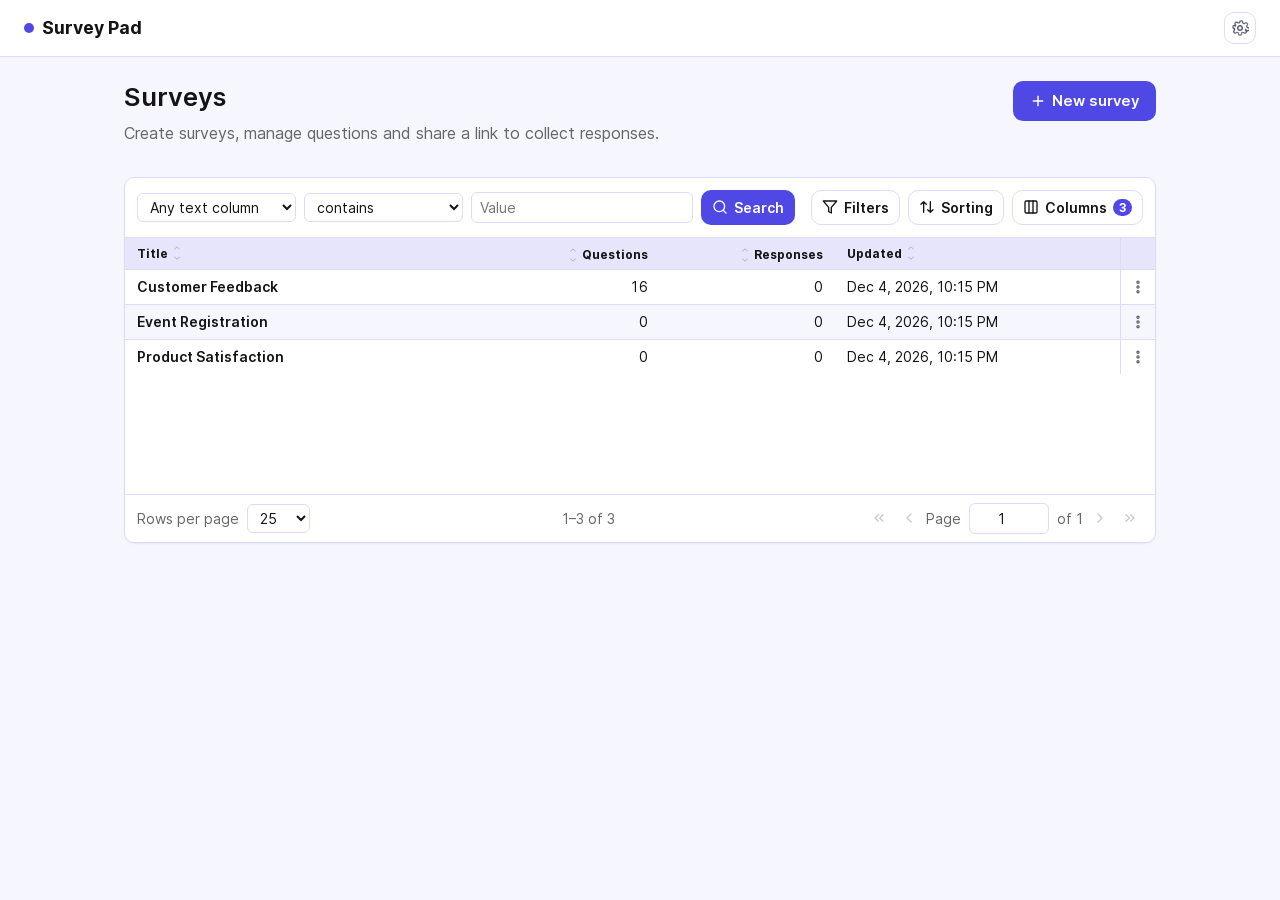
<file: index.html>
<!DOCTYPE html>
<html lang="en">
<head>
    <meta charset="UTF-8">
    <meta content="width=device-width, initial-scale=1" name="viewport">
    <title>Survey Pad | Build and share surveys</title>
    <meta content="Create surveys, add questions of every type, preview them and share a link. " name="description">
    <meta content="#4f46e5" name="theme-color">
    <link href="favicon.ico" rel="icon" sizes="48x48">
    <link href="assets/favicon/favicon.svg" rel="icon" type="image/svg+xml">
    <link href="assets/favicon/favicon-32.png" rel="icon" sizes="32x32" type="image/png">
    <link href="assets/favicon/favicon-16.png" rel="icon" sizes="16x16" type="image/png">
    <link href="assets/favicon/apple-touch-icon.png" rel="apple-touch-icon">
    <link href="site.webmanifest" rel="manifest">
    <meta content="website" property="og:type">
    <meta content="Survey Pad" property="og:site_name">
    <meta content="Survey Pad | Build and share surveys" property="og:title">
    <meta content="Create surveys, add questions of  type, preview them and share a link. " property="og:description">
    <meta content="assets/og/og-image.png" property="og:image">
    <meta content="image/png" property="og:image:type">
    <meta content="1200" property="og:image:width">
    <meta content="630" property="og:image:height">
    <meta content="Survey Pad logo and tagline on a purple gradient" property="og:image:alt">
    <meta content="summary_large_image" name="twitter:card">
    <meta content="Survey Pad | Build and share surveys" name="twitter:title">
    <meta content="Create surveys, add questions of  type, preview them and share a link. " name="twitter:description">
    <meta content="assets/og/og-image.png" name="twitter:image">
    <meta content="Survey Pad logo and tagline on a purple gradient" name="twitter:image:alt">
    <link href="assets/css/index.css" rel="stylesheet">
    <link href="assets/css/data_table.css" rel="stylesheet">

    <script>
        try {
            var s = JSON.parse(localStorage.getItem('sp:theme'));
            var t = s && s.theme;
            if (!t) t = matchMedia('(prefers-contrast: more)').matches ? 'contrast'
                : matchMedia('(prefers-color-scheme: dark)').matches ? 'dark' : 'light';
            document.documentElement.dataset.theme = t;
        } catch (e) {
        }
    </script>
</head>
<body data-page="surveys">
<header class="app-header">
    <a class="app-brand" href="index.html">
        <span class="brand-dot"></span>
        Survey Pad
    </a>
    <button aria-label="Theming" class="icon-button" id="theme-btn" type="button">
        <img alt="" class="icon" height="18" src="assets/icons/png/settings.png" width="18">
    </button>
</header>

<main class="app-main">
    <div class="page-header">
        <div>
            <h1>Surveys</h1>
            <p class="page-subtitle">Create surveys, manage questions and share a link to collect responses.</p>
        </div>
        <button class="btn btn--primary" id="new-survey-btn" type="button">
            <img alt="" class="icon" height="18" src="assets/icons/png/plus.png" width="18">
            New survey
        </button>
    </div>

    <!-- DataTable -->
    <div id="surveys-table"></div>
</main>

<dialog class="dialog dialog--sm" id="survey-dialog">
    <div class="dialog-header">
        <h2 class="dialog-title" id="survey-dialog-title">New survey</h2>
        <button aria-label="Close dialog" class="icon-button" data-dialog-close type="button">
            <img alt="" class="icon" height="18" src="assets/icons/png/close.png" width="18">
        </button>
    </div>
    <div class="dialog-body">
        <form class="form" id="survey-form" novalidate>
            <input id="survey-id" type="hidden">
            <p class="form-note">Fields marked <span aria-hidden="true">*</span> are required.</p>
            <div class="field" data-required>
                <label class="field-label" for="survey-title">Title</label>
                <input data-error-required="Enter a title for the survey." id="survey-title" maxlength="120"
                       name="title" required type="text">
            </div>
            <div class="field" data-required>
                <label class="field-label" for="survey-slug">Slug <span class="field-hint">(used in the survey link, auto-generated)</span></label>
                <input data-error-pattern="Use only lowercase letters, numbers and hyphens."
                       data-error-required="Enter a slug. It becomes part of the survey's link." id="survey-slug"
                       maxlength="80" name="slug" pattern="[a-z0-9-]+" required type="text">
            </div>
            <div class="field">
                <label class="field-label" for="survey-desc">Description</label>
                <textarea id="survey-desc" maxlength="500" name="description" rows="3"></textarea>
            </div>
            <div class="dialog-actions">
                <button class="btn btn--ghost" data-dialog-close type="button">Cancel</button>
                <button class="btn btn--primary" id="survey-submit-btn" type="submit">Create survey</button>
            </div>
        </form>
    </div>
</dialog>

<dialog class="dialog dialog--sm" id="confirm-dialog">
    <div class="dialog-header">
        <h2 class="dialog-title" id="confirm-dialog-title">Are you sure?</h2>
        <button aria-label="Close dialog" class="icon-button" data-dialog-close type="button">
            <img alt="" class="icon" height="18" src="assets/icons/png/close.png" width="18">
        </button>
    </div>
    <div class="dialog-body">
        <p class="dialog-message" id="confirm-dialog-message"></p>
        <div class="dialog-actions">
            <button class="btn btn--ghost" data-dialog-close type="button">Cancel</button>
            <button class="btn btn--danger" id="confirm-dialog-confirm" type="button">Delete</button>
        </div>
    </div>
</dialog>

<dialog class="dialog dialog--sm" id="theme-dialog">
    <div class="dialog-header">
        <h2 class="dialog-title">Settings</h2>
        <button aria-label="Close dialog" class="icon-button" data-dialog-close type="button">
            <img alt="" class="icon" height="18" src="assets/icons/png/close.png" width="18">
        </button>
    </div>
    <div class="dialog-body">
        <fieldset class="field">
            <legend class="field-label">Theme</legend>
            <div class="theme-options" id="theme-options"></div>
        </fieldset>
        <div class="form">
            <div class="field">
                <label class="field-label" for="theme-font">Font</label>
                <select class="field-control" id="theme-font">
                    <option value="'Inter', sans-serif">Inter</option>
                    <option value="'Lexend Deca', sans-serif">Lexend Deca</option>
                    <option value="'Asap', sans-serif">Asap</option>
                </select>
            </div>
            <div class="field">
                <label class="field-label" for="theme-font-size">Font size</label>
                <div class="range-wrap">
                    <input id="theme-font-size" max="20" min="13" step="1" type="range">
                    <output id="theme-font-size-out">16px</output>
                </div>
            </div>
            <div class="field">
                <label class="field-label" for="theme-radius">Corner radius</label>
                <div class="range-wrap">
                    <input id="theme-radius" max="24" min="0" step="1" type="range">
                    <output id="theme-radius-out">10px</output>
                </div>
            </div>
            <div class="field">
                <label class="field-label" for="theme-spacing">Spacing density</label>
                <div class="range-wrap">
                    <input id="theme-spacing" max="1.4" min="0.8" step="0.05" type="range">
                    <output id="theme-spacing-out">1x</output>
                </div>
            </div>
            <div class="dialog-actions">
                <button class="btn btn--ghost btn--sm" id="theme-reset" type="button">Reset to defaults</button>
            </div>
        </div>
    </div>
</dialog>

<div id="toast-host"></div>

<script src="assets/js/pages/surveys.js" type="module"></script>
</body>
</html>
</file>
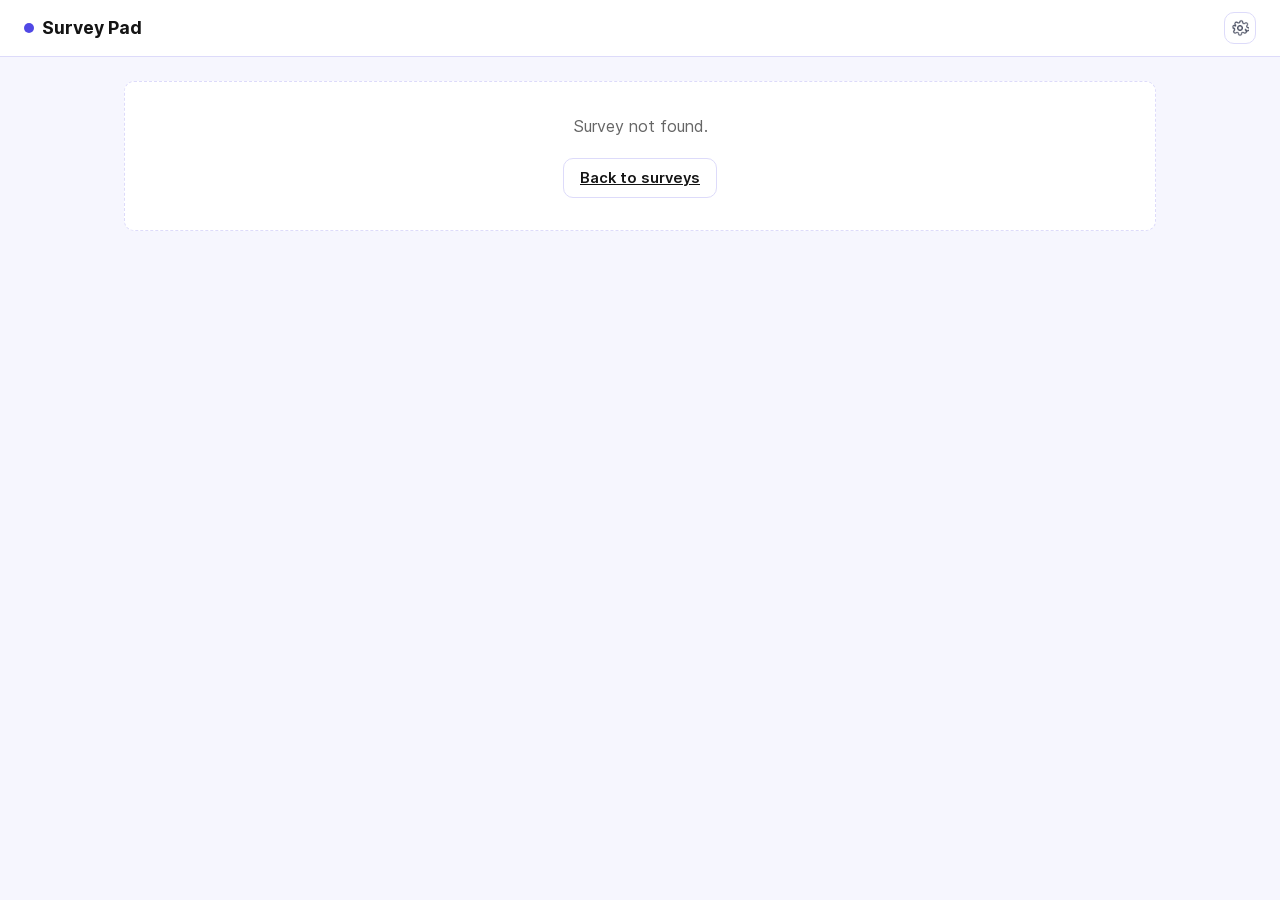
<file: survey.html>
<!DOCTYPE html>
<html lang="en">
<head>
    <meta charset="UTF-8">
    <meta content="width=device-width, initial-scale=1" name="viewport">
    <title>Manage survey | Survey Pad</title>
    <meta content="Add, edit and reorder the questions in a survey, preview how respondents will see them, and open the live survey."
          name="description">
    <meta content="#4f46e5" name="theme-color">
    <link href="favicon.ico" rel="icon" sizes="48x48">
    <link href="assets/favicon/favicon.svg" rel="icon" type="image/svg+xml">
    <link href="assets/favicon/favicon-32.png" rel="icon" sizes="32x32" type="image/png">
    <link href="assets/favicon/favicon-16.png" rel="icon" sizes="16x16" type="image/png">
    <link href="assets/favicon/apple-touch-icon.png" rel="apple-touch-icon">
    <link href="site.webmanifest" rel="manifest">
    <meta content="website" property="og:type">
    <meta content="Survey Pad" property="og:site_name">
    <meta content="Manage survey | Survey Pad" property="og:title">
    <meta content="Add, edit and reorder the questions in a survey, preview how respondents will see them, and open the live survey."
          property="og:description">
    <meta content="assets/og/og-image.png" property="og:image">
    <meta content="image/png" property="og:image:type">
    <meta content="1200" property="og:image:width">
    <meta content="630" property="og:image:height">
    <meta content="Survey Pad logo and tagline on a purple gradient" property="og:image:alt">
    <meta content="summary_large_image" name="twitter:card">
    <meta content="Manage survey | Survey Pad" name="twitter:title">
    <meta content="Add, edit and reorder the questions in a survey, preview how respondents will see them, and open the live survey."
          name="twitter:description">
    <meta content="assets/og/og-image.png" name="twitter:image">
    <meta content="Survey Pad logo and tagline on a purple gradient" name="twitter:image:alt">
    <link href="assets/css/index.css" rel="stylesheet">
    <link href="assets/css/data_table.css" rel="stylesheet">

    <script>
        try {
            var s = JSON.parse(localStorage.getItem('sp:theme'));
            var t = s && s.theme;
            if (!t) t = matchMedia('(prefers-contrast: more)').matches ? 'contrast'
                : matchMedia('(prefers-color-scheme: dark)').matches ? 'dark' : 'light';
            document.documentElement.dataset.theme = t;
        } catch (e) {
        }
    </script>
</head>
<body data-page="survey-detail">
<header class="app-header">
    <a class="app-brand" href="index.html">
        <span class="brand-dot"></span>
        Survey Pad
    </a>
    <button aria-label="Theming" class="icon-button" id="theme-btn" type="button">
        <img alt="" class="icon" height="18" src="assets/icons/png/settings.png" width="18">
    </button>
</header>

<main class="app-main">
    <div class="empty-state" hidden id="survey-not-found">
        <p>Survey not found.</p>
        <a class="btn btn--ghost" href="index.html">Back to surveys</a>
    </div>

    <div hidden id="survey-detail-content">
        <div class="page-header">
            <div>
                <a class="back-link" href="index.html">
                    <img alt="" class="icon" height="18" src="assets/icons/png/chevron-left.png" width="18">
                    All surveys
                </a>
                <h1 id="survey-title-heading"></h1>
                <p class="page-subtitle" hidden id="survey-desc-text"></p>
                <code class="slug-chip" id="survey-slug-chip"></code>
            </div>
            <div class="header-actions">
                <button class="btn btn--ghost" id="preview-btn" type="button">
                    <img alt="" class="icon" height="18" src="assets/icons/png/eye.png" width="18">
                    Preview
                </button>
                <a class="btn btn--ghost" href="#" id="open-live-link">
                    <img alt="" class="icon" height="18" src="assets/icons/png/external.png" width="18">
                    Open live
                </a>
                <button class="btn btn--primary" id="add-question-btn" type="button">
                    <img alt="" class="icon" height="18" src="assets/icons/png/plus.png" width="18">
                    Add question
                </button>
            </div>
        </div>

        <!-- DataTable -->
        <div id="questions-table"></div>
    </div>
</main>

<dialog class="dialog dialog--md" id="question-dialog">
    <div class="dialog-header">
        <h2 class="dialog-title" id="question-dialog-title">Add question</h2>
        <button aria-label="Close dialog" class="icon-button" data-dialog-close type="button">
            <img alt="" class="icon" height="18" src="assets/icons/png/close.png" width="18">
        </button>
    </div>
    <div class="dialog-body">
        <!-- Type option values must stay in sync with TYPES in assets/js/inputTypes.js -->
        <form class="form" id="question-form" novalidate>
            <input id="q-id" type="hidden">
            <p class="form-note">Fields marked <span aria-hidden="true">*</span> are required.</p>
            <div class="field">
                <label class="field-label" for="q-type">Question type</label>
                <select class="field-control" id="q-type">
                    <optgroup label="Text">
                        <option value="text">Short text</option>
                        <option value="textarea">Long text</option>
                        <option value="password">Password</option>
                        <option value="email">Email</option>
                        <option value="url">URL</option>
                        <option value="tel">Phone</option>
                        <option value="search">Search text</option>
                    </optgroup>
                    <optgroup label="Numeric">
                        <option value="number">Number</option>
                        <option value="range">Slider (range)</option>
                    </optgroup>
                    <optgroup label="Date &amp; time">
                        <option value="date">Date</option>
                        <option value="datetime-local">Date &amp; time</option>
                        <option value="time">Time</option>
                        <option value="month">Month</option>
                        <option value="week">Week</option>
                    </optgroup>
                    <optgroup label="Other">
                        <option value="color">Color</option>
                        <option value="file">File upload</option>
                    </optgroup>
                    <optgroup label="Choice">
                        <option value="select">Dropdown (single choice)</option>
                        <option value="select-multiple">Dropdown (multi choice)</option>
                        <option value="radio">Multiple choice (radio)</option>
                        <option value="checkbox-group">Checkboxes (multi choice)</option>
                        <option value="checkbox">Single checkbox (yes/no)</option>
                    </optgroup>
                </select>
            </div>

            <div class="field" data-required>
                <label class="field-label" for="q-label">Question label</label>
                <input data-error-required="Enter the question you want to ask." id="q-label" maxlength="200" required
                       type="text">
            </div>

            <div class="field">
                <label class="field-label" for="q-help">Help text</label>
                <input id="q-help" maxlength="200" type="text">
            </div>

            <div class="field" data-group="placeholder" hidden>
                <label class="field-label" for="q-placeholder">Placeholder</label>
                <input id="q-placeholder" maxlength="120" type="text">
            </div>

            <div class="field" data-group="rows" hidden>
                <label class="field-label" for="q-rows">Rows</label>
                <input id="q-rows" max="12" min="2" type="number" value="4">
            </div>

            <div class="field-row" data-group="minmax" hidden>
                <div class="field">
                    <label class="field-label" for="q-min">Min</label>
                    <input id="q-min" type="number">
                </div>
                <div class="field">
                    <label class="field-label" for="q-max">Max</label>
                    <input id="q-max" type="number">
                </div>
            </div>

            <div class="field" data-group="step" hidden>
                <label class="field-label" for="q-step">Step</label>
                <input id="q-step" type="number">
            </div>

            <div class="field" data-group="accept" hidden>
                <label class="field-label" for="q-accept">Accepted file types</label>
                <input id="q-accept" placeholder=".pdf,.png,image/*" type="text">
            </div>

            <div class="field" data-group="pattern" hidden>
                <div class="field-row">
                    <div class="field">
                        <label class="field-label" for="q-minlen">Min length</label>
                        <input id="q-minlen" min="0" type="number">
                    </div>
                    <div class="field">
                        <label class="field-label" for="q-maxlen">Max length</label>
                        <input id="q-maxlen" min="0" type="number">
                    </div>
                </div>
                <label class="field-label" for="q-pattern">Validation pattern (regex)</label>
                <input id="q-pattern" placeholder="Optional regex, e.g. ^[0-9]+$" type="text">
            </div>

            <fieldset class="field" data-group="options" hidden>
                <legend class="field-label">Options</legend>
                <div class="options-editor" id="options-editor"></div>
                <button class="btn btn--ghost btn--sm" id="add-option-btn" type="button">
                    <img alt="" class="icon" height="18" src="assets/icons/png/plus.png" width="18">
                    Add option
                </button>
            </fieldset>

            <label class="choice-option">
                <input id="q-required" type="checkbox">
                <span>Required</span>
            </label>

            <div class="dialog-actions">
                <button class="btn btn--ghost" data-dialog-close type="button">Cancel</button>
                <button class="btn btn--primary" id="question-submit-btn" type="submit">Add question</button>
            </div>
        </form>
    </div>
</dialog>

<dialog class="dialog dialog--lg" id="preview-dialog">
    <div class="dialog-header">
        <h2 class="dialog-title" id="preview-dialog-title">Preview</h2>
        <button aria-label="Close dialog" class="icon-button" data-dialog-close type="button">
            <img alt="" class="icon" height="18" src="assets/icons/png/close.png" width="18">
        </button>
    </div>
    <div class="dialog-body preview-body">
        <p class="preview-note">This is how respondents will see the questions. Inputs are interactive but nothing is
            saved from the preview.</p>
        <div class="survey-form" id="preview-content"></div>
        <p class="empty-state" hidden id="preview-empty">Add questions to see a preview.</p>
    </div>
</dialog>

<dialog class="dialog dialog--sm" id="confirm-dialog">
    <div class="dialog-header">
        <h2 class="dialog-title" id="confirm-dialog-title">Are you sure?</h2>
        <button aria-label="Close dialog" class="icon-button" data-dialog-close type="button">
            <img alt="" class="icon" height="18" src="assets/icons/png/close.png" width="18">
        </button>
    </div>
    <div class="dialog-body">
        <p class="dialog-message" id="confirm-dialog-message"></p>
        <div class="dialog-actions">
            <button class="btn btn--ghost" data-dialog-close type="button">Cancel</button>
            <button class="btn btn--danger" id="confirm-dialog-confirm" type="button">Delete</button>
        </div>
    </div>
</dialog>

<dialog class="dialog dialog--sm" id="theme-dialog">
    <div class="dialog-header">
        <h2 class="dialog-title">Settings</h2>
        <button aria-label="Close dialog" class="icon-button" data-dialog-close type="button">
            <img alt="" class="icon" height="18" src="assets/icons/png/close.png" width="18">
        </button>
    </div>
    <div class="dialog-body">
        <fieldset class="field">
            <legend class="field-label">Theme</legend>
            <div class="theme-options" id="theme-options"></div>
        </fieldset>
        <div class="form">
            <div class="field">
                <label class="field-label" for="theme-font">Font</label>
                <select class="field-control" id="theme-font">
                    <option value="'Inter', sans-serif">Inter</option>
                    <option value="'Lexend Deca', sans-serif">Lexend Deca</option>
                    <option value="'Asap', sans-serif">Asap</option>
                </select>
            </div>
            <div class="field">
                <label class="field-label" for="theme-font-size">Font size</label>
                <div class="range-wrap">
                    <input id="theme-font-size" max="20" min="13" step="1" type="range">
                    <output id="theme-font-size-out">16px</output>
                </div>
            </div>
            <div class="field">
                <label class="field-label" for="theme-radius">Corner radius</label>
                <div class="range-wrap">
                    <input id="theme-radius" max="24" min="0" step="1" type="range">
                    <output id="theme-radius-out">10px</output>
                </div>
            </div>
            <div class="field">
                <label class="field-label" for="theme-spacing">Spacing density</label>
                <div class="range-wrap">
                    <input id="theme-spacing" max="1.4" min="0.8" step="0.05" type="range">
                    <output id="theme-spacing-out">1x</output>
                </div>
            </div>
            <div class="dialog-actions">
                <button class="btn btn--ghost btn--sm" id="theme-reset" type="button">Reset to defaults</button>
            </div>
        </div>
    </div>
</dialog>

<div id="toast-host"></div>

<script src="assets/js/pages/surveyDetail.js" type="module"></script>
</body>
</html>
</file>
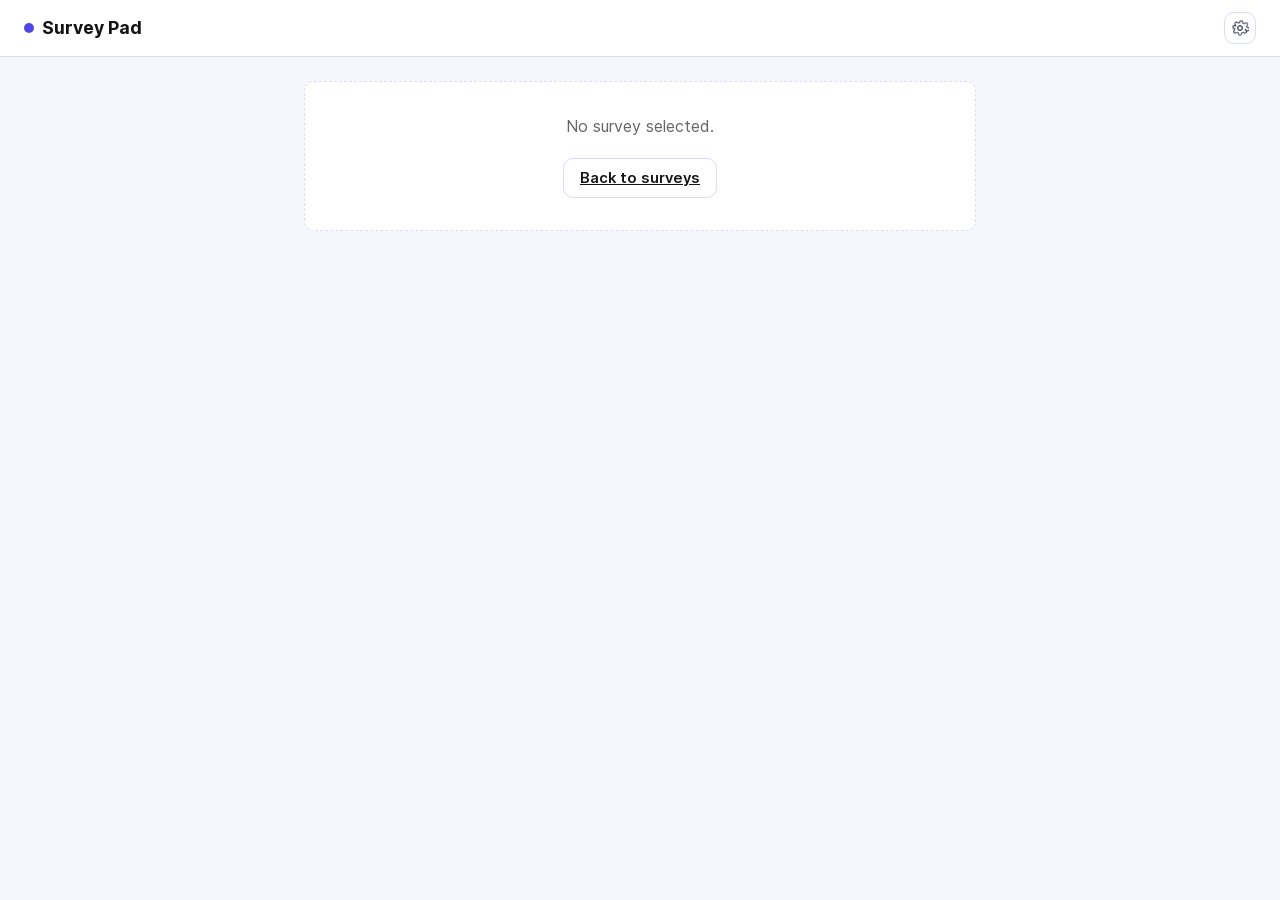
<file: take.html>
<!DOCTYPE html>
<html lang="en">
<head>
    <meta charset="UTF-8">
    <meta content="width=device-width, initial-scale=1" name="viewport">
    <title>Take survey | Survey Pad</title>
    <meta content="Answer a survey and submit your response." name="description">
    <meta content="#4f46e5" name="theme-color">
    <link href="favicon.ico" rel="icon" sizes="48x48">
    <link href="assets/favicon/favicon.svg" rel="icon" type="image/svg+xml">
    <link href="assets/favicon/favicon-32.png" rel="icon" sizes="32x32" type="image/png">
    <link href="assets/favicon/favicon-16.png" rel="icon" sizes="16x16" type="image/png">
    <link href="assets/favicon/apple-touch-icon.png" rel="apple-touch-icon">
    <link href="site.webmanifest" rel="manifest">
    <meta content="website" property="og:type">
    <meta content="Survey Pad" property="og:site_name">
    <meta content="Take survey | Survey Pad" property="og:title">
    <meta content="Answer a survey and submit your response." property="og:description">
    <meta content="assets/og/og-image.png" property="og:image">
    <meta content="image/png" property="og:image:type">
    <meta content="1200" property="og:image:width">
    <meta content="630" property="og:image:height">
    <meta content="Survey Pad logo and tagline on a purple gradient" property="og:image:alt">
    <meta content="summary_large_image" name="twitter:card">
    <meta content="Take survey | Survey Pad" name="twitter:title">
    <meta content="Answer a survey and submit your response." name="twitter:description">
    <meta content="assets/og/og-image.png" name="twitter:image">
    <meta content="Survey Pad logo and tagline on a purple gradient" name="twitter:image:alt">
    <link href="assets/css/index.css" rel="stylesheet">

    <script>
        try {
            var s = JSON.parse(localStorage.getItem('sp:theme'));
            var t = s && s.theme;
            if (!t) t = matchMedia('(prefers-contrast: more)').matches ? 'contrast'
                : matchMedia('(prefers-color-scheme: dark)').matches ? 'dark' : 'light';
            document.documentElement.dataset.theme = t;
        } catch (e) {
        }
    </script>
</head>
<body data-page="take" data-route="take">
<header class="app-header">
    <a class="app-brand" href="index.html">
        <span class="brand-dot"></span>
        Survey Pad
    </a>
    <button aria-label="Theming" class="icon-button" id="theme-btn" type="button">
        <img alt="" class="icon" height="18" src="assets/icons/png/settings.png" width="18">
    </button>
</header>

<main class="app-main">
    <div class="empty-state" hidden id="take-not-found">
        <p id="take-not-found-message">No survey found.</p>
        <a class="btn btn--ghost" href="index.html">Back to surveys</a>
    </div>

    <div hidden id="take-content">
        <article class="survey-take-card">
            <header class="survey-take-details">
                <h1 id="take-title"></h1>
                <p class="page-subtitle" hidden id="take-desc"></p>
                <p class="form-note" hidden id="take-required-note">Questions marked <span aria-hidden="true">*</span>
                    are required.</p>
            </header>

            <form class="survey-form" id="take-form" novalidate>
                <div id="take-fields"></div>
                <p class="empty-state" hidden id="take-empty">This survey has no questions yet.</p>
                <button class="btn btn--primary" id="take-submit-btn" type="submit">Submit response</button>
            </form>

            <section class="success-panel" hidden id="success-panel">
                <h2 tabindex="-1">Thanks for your response!</h2>
                <p>Your answers have been recorded on this device.</p>
                <button class="btn btn--ghost" id="submit-another-btn" type="button">Submit another response</button>
            </section>
        </article>

        <nav aria-label="Navigate between surveys" class="survey-take-nav">
            <a class="btn btn--ghost" data-nav="first" href="#">
                <img alt="" class="icon" height="18" src="assets/icons/png/chevrons-left.png" width="18">
                First
            </a>
            <a class="btn btn--ghost" data-nav="prev" href="#">
                <img alt="" class="icon" height="18" src="assets/icons/png/chevron-left.png" width="18">
                Prev
            </a>
            <span class="survey-take-position" data-nav-position></span>
            <a class="btn btn--ghost" data-nav="next" href="#">
                Next
                <img alt="" class="icon" height="18" src="assets/icons/png/chevron-right.png" width="18">
            </a>
            <a class="btn btn--ghost" data-nav="last" href="#">
                Last
                <img alt="" class="icon" height="18" src="assets/icons/png/chevrons-right.png" width="18">
            </a>
        </nav>
    </div>
</main>

<dialog class="dialog dialog--sm" id="theme-dialog">
    <div class="dialog-header">
        <h2 class="dialog-title">Settings</h2>
        <button aria-label="Close dialog" class="icon-button" data-dialog-close type="button">
            <img alt="" class="icon" height="18" src="assets/icons/png/close.png" width="18">
        </button>
    </div>
    <div class="dialog-body">
        <fieldset class="field">
            <legend class="field-label">Theme</legend>
            <div class="theme-options" id="theme-options"></div>
        </fieldset>
        <div class="form">
            <div class="field">
                <label class="field-label" for="theme-font">Font</label>
                <select class="field-control" id="theme-font">
                    <option value="'Inter', sans-serif">Inter</option>
                    <option value="'Lexend Deca', sans-serif">Lexend Deca</option>
                    <option value="'Asap', sans-serif">Asap</option>
                </select>
            </div>
            <div class="field">
                <label class="field-label" for="theme-font-size">Font size</label>
                <div class="range-wrap">
                    <input id="theme-font-size" max="20" min="13" step="1" type="range">
                    <output id="theme-font-size-out">16px</output>
                </div>
            </div>
            <div class="field">
                <label class="field-label" for="theme-radius">Corner radius</label>
                <div class="range-wrap">
                    <input id="theme-radius" max="24" min="0" step="1" type="range">
                    <output id="theme-radius-out">10px</output>
                </div>
            </div>
            <div class="field">
                <label class="field-label" for="theme-spacing">Spacing density</label>
                <div class="range-wrap">
                    <input id="theme-spacing" max="1.4" min="0.8" step="0.05" type="range">
                    <output id="theme-spacing-out">1x</output>
                </div>
            </div>
            <div class="dialog-actions">
                <button class="btn btn--ghost btn--sm" id="theme-reset" type="button">Reset to defaults</button>
            </div>
        </div>
    </div>
</dialog>

<div id="toast-host"></div>

<script src="assets/js/pages/surveyTake.js" type="module"></script>
</body>
</html>
</file>
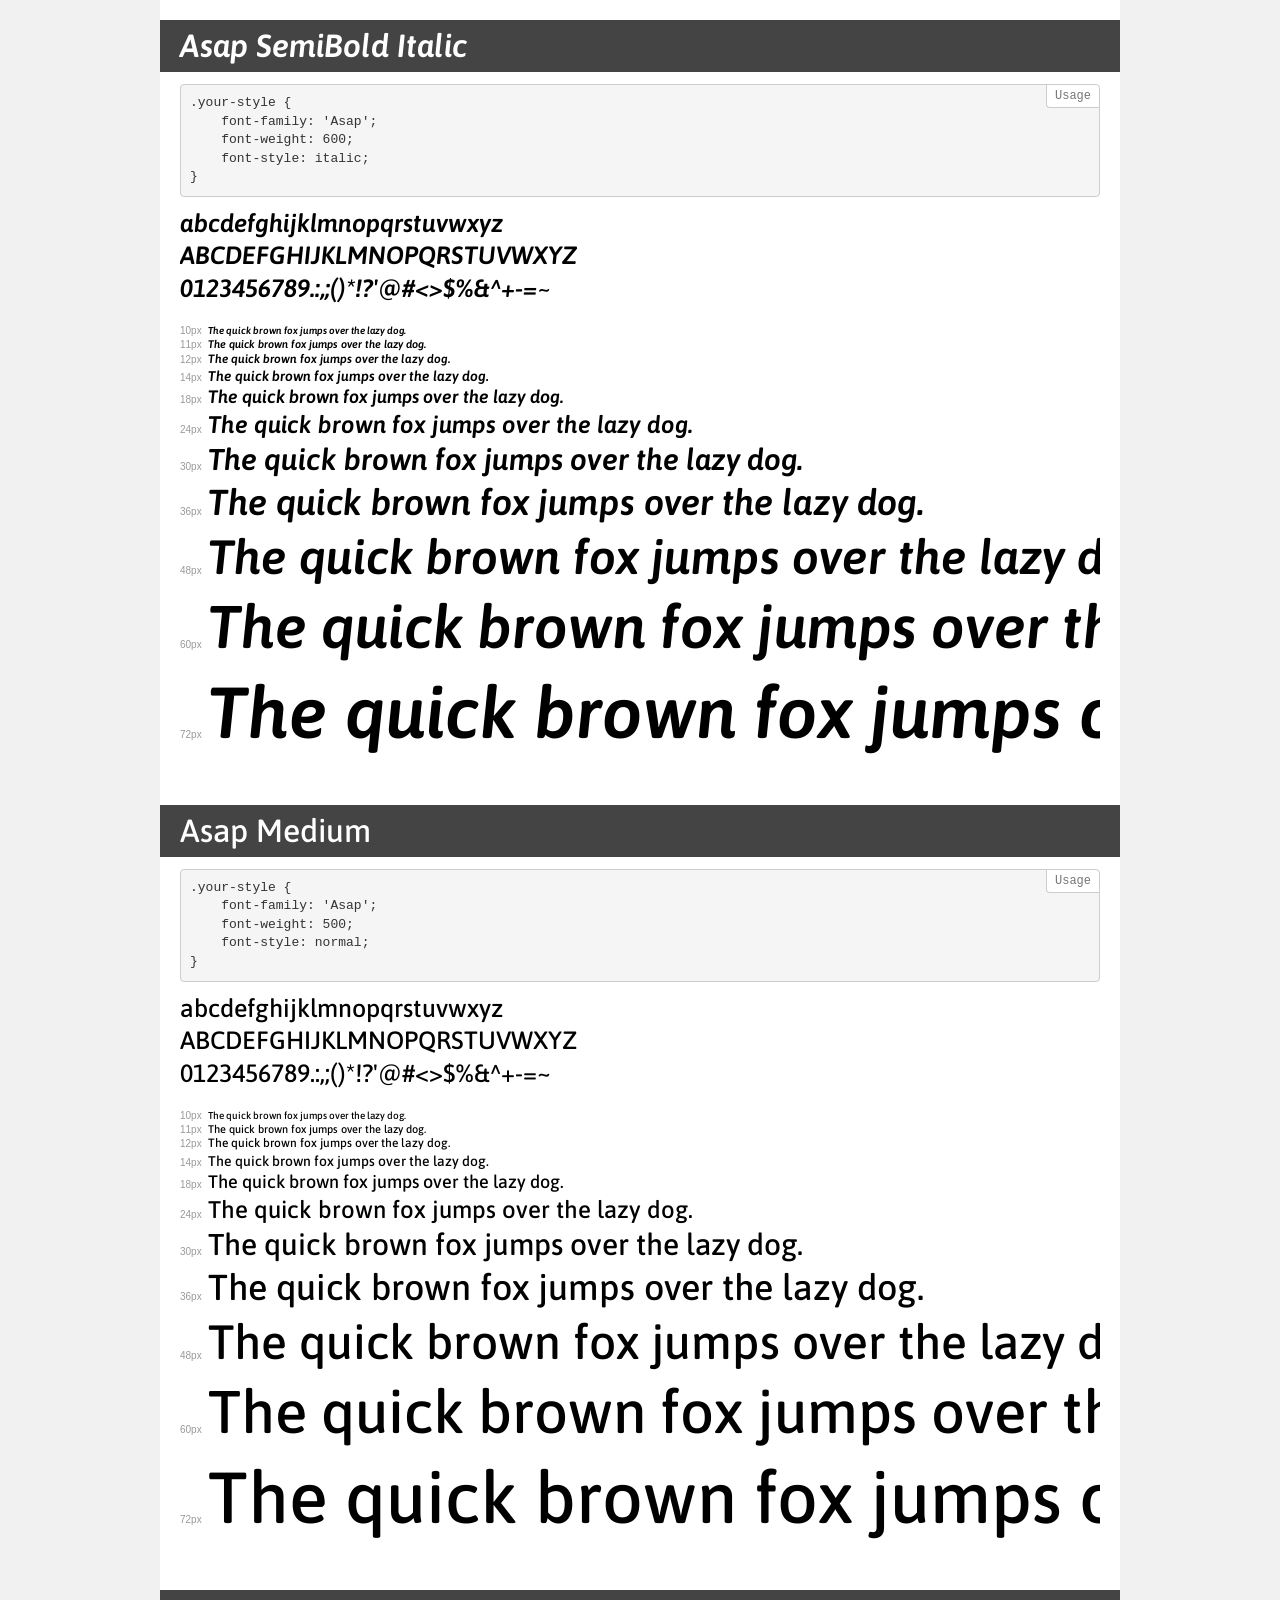
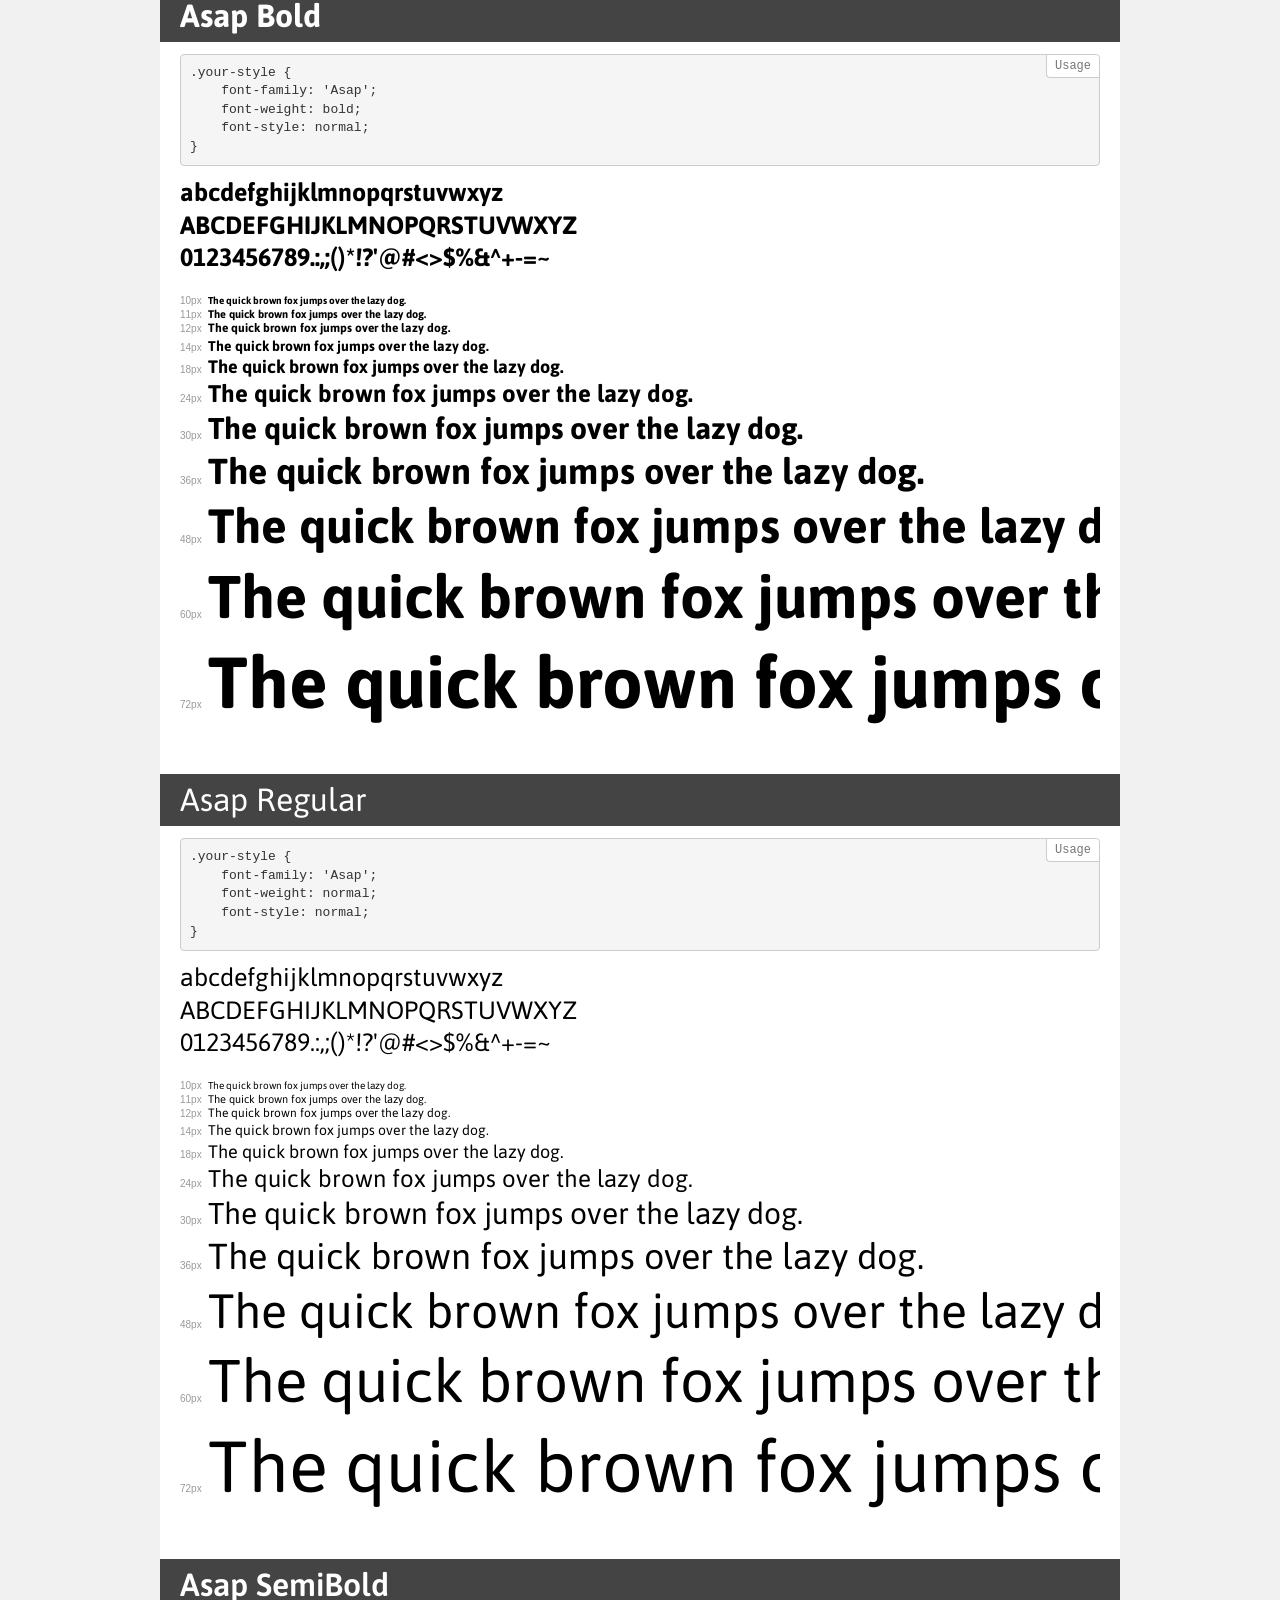
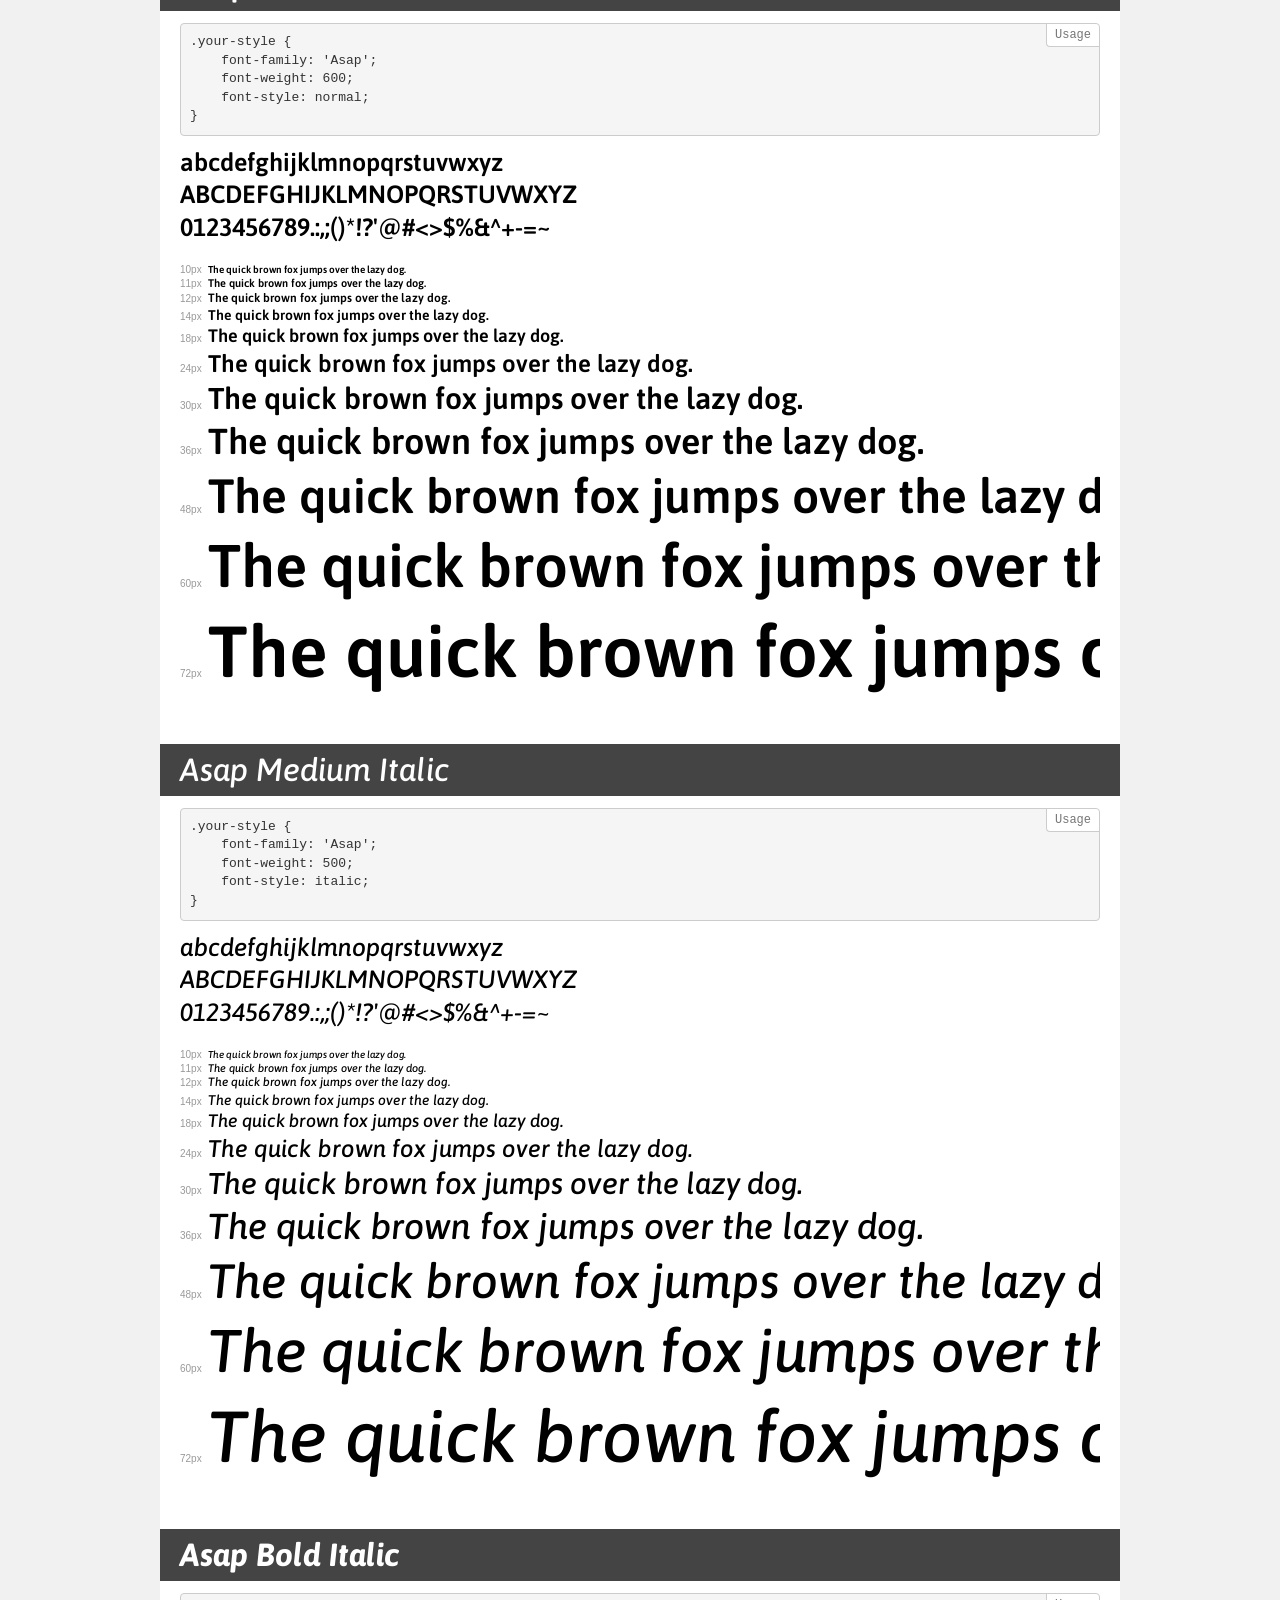
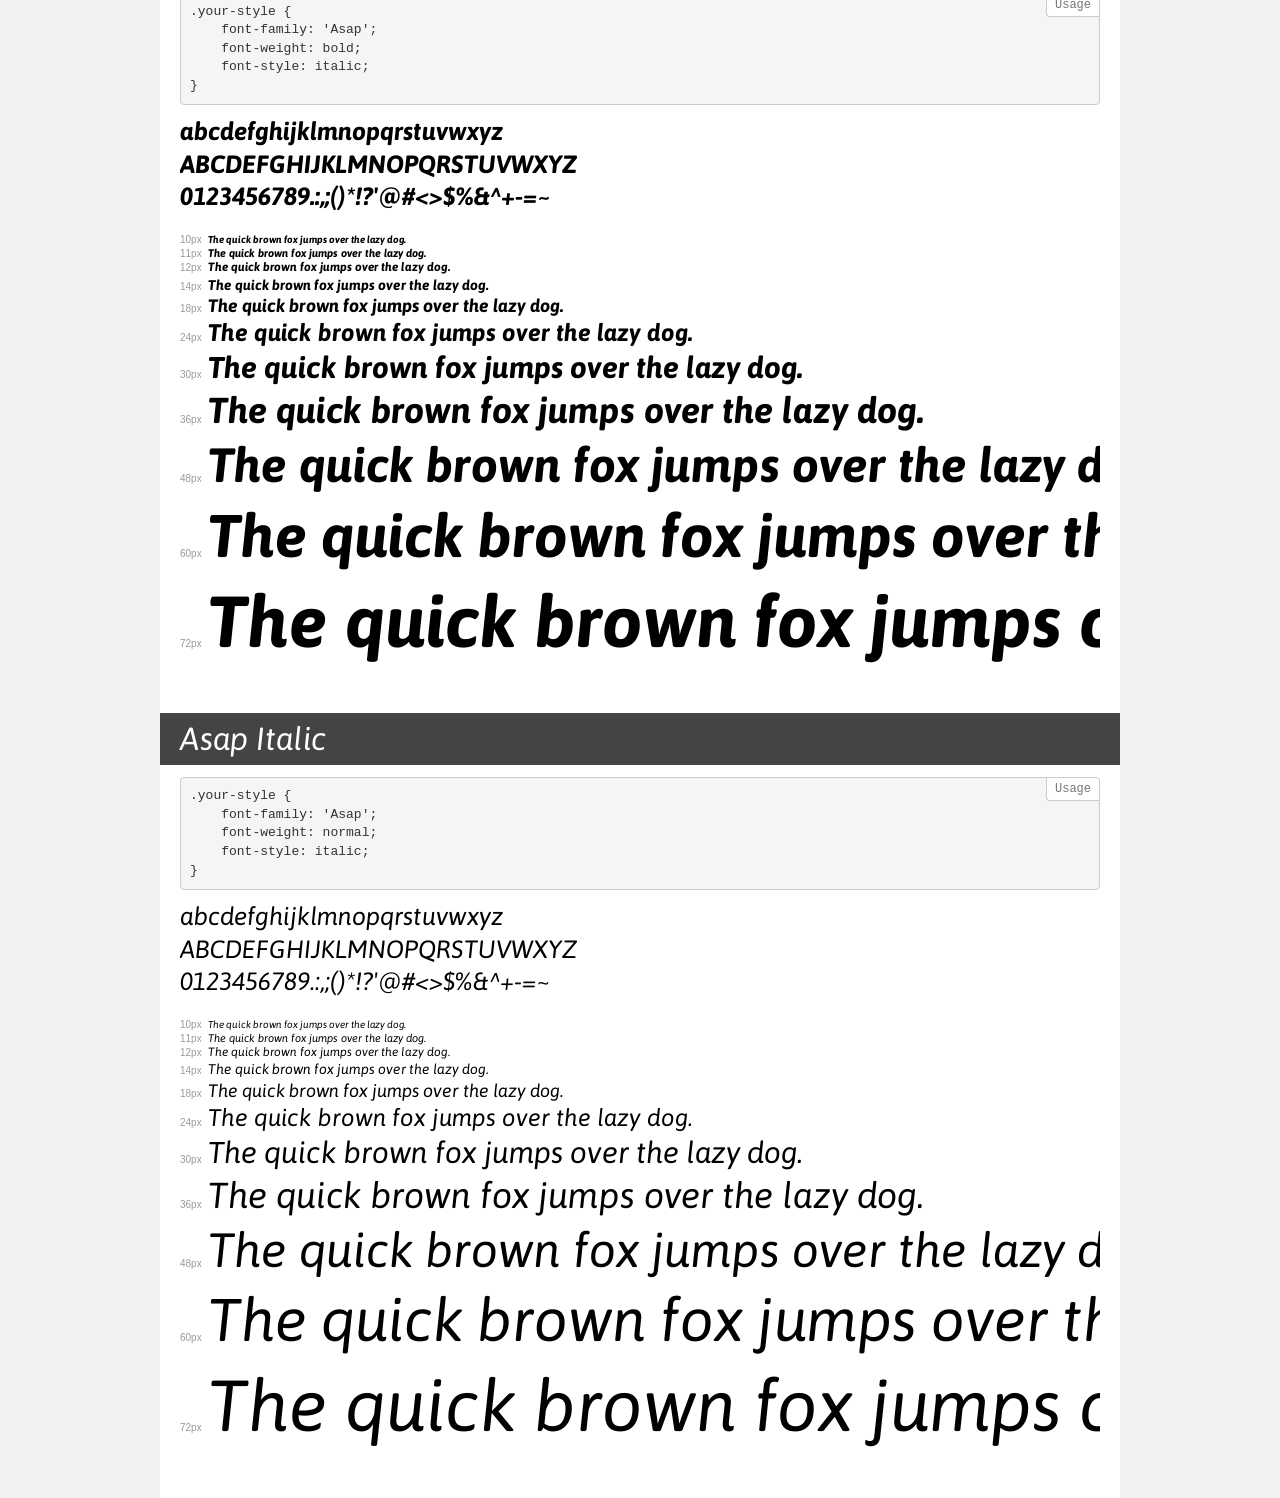
<file: assets/fonts/asap/demo.html>
<!DOCTYPE html>
<html>
<head>
    <meta charset="utf-8">
    <meta content="IE=edge" http-equiv="X-UA-Compatible">
    <meta content="width=device-width, initial-scale=1" name="viewport">
    <meta content="noindex, noarchive" name="robots">
    <meta content="telephone=no" name="format-detection">
    <title>Transfonter demo</title>
    <link href="stylesheet.css" rel="stylesheet">
    <style>
        /*
        http://meyerweb.com/eric/tools/css/reset/
        v2.0 | 20110126
        License: none (public domain)
        */
        html, body, div, span, applet, object, iframe,
        h1, h2, h3, h4, h5, h6, p, blockquote, pre,
        a, abbr, acronym, address, big, cite, code,
        del, dfn, em, img, ins, kbd, q, s, samp,
        small, strike, strong, sub, sup, tt, var,
        b, u, i, center,
        dl, dt, dd, ol, ul, li,
        fieldset, form, label, legend,
        table, caption, tbody, tfoot, thead, tr, th, td,
        article, aside, canvas, details, embed,
        figure, figcaption, footer, header, hgroup,
        menu, nav, output, ruby, section, summary,
        time, mark, audio, video {
            margin: 0;
            padding: 0;
            border: 0;
            font-size: 100%;
            font: inherit;
            vertical-align: baseline;
        }

        /* HTML5 display-role reset for older browsers */
        article, aside, details, figcaption, figure,
        footer, header, hgroup, menu, nav, section {
            display: block;
        }

        body {
            line-height: 1;
        }

        ol, ul {
            list-style: none;
        }

        blockquote, q {
            quotes: none;
        }

        blockquote:before, blockquote:after,
        q:before, q:after {
            content: '';
            content: none;
        }

        table {
            border-collapse: collapse;
            border-spacing: 0;
        }

        /* common styles */
        body {
            background: #f1f1f1;
            color: #000;
        }

        .page {
            background: #fff;
            width: 920px;
            margin: 0 auto;
            padding: 20px 20px 0 20px;
            overflow: hidden;
        }

        .font-container {
            overflow-x: auto;
            overflow-y: hidden;
            margin-bottom: 40px;
            line-height: 1.3;
            white-space: nowrap;
            padding-bottom: 5px;
        }

        h1 {
            position: relative;
            background: #444;
            font-size: 32px;
            color: #fff;
            padding: 10px 20px;
            margin: 0 -20px 12px -20px;
        }

        .letters {
            font-size: 25px;
            margin-bottom: 20px;
        }

        .s10:before {
            content: '10px';
        }

        .s11:before {
            content: '11px';
        }

        .s12:before {
            content: '12px';
        }

        .s14:before {
            content: '14px';
        }

        .s18:before {
            content: '18px';
        }

        .s24:before {
            content: '24px';
        }

        .s30:before {
            content: '30px';
        }

        .s36:before {
            content: '36px';
        }

        .s48:before {
            content: '48px';
        }

        .s60:before {
            content: '60px';
        }

        .s72:before {
            content: '72px';
        }

        .s10:before, .s11:before, .s12:before, .s14:before,
        .s18:before, .s24:before, .s30:before, .s36:before,
        .s48:before, .s60:before, .s72:before {
            font-family: Arial, sans-serif;
            font-size: 10px;
            font-weight: normal;
            font-style: normal;
            color: #999;
            padding-right: 6px;
        }

        pre {
            display: block;
            position: relative;
            padding: 9px;
            margin: 0 0 10px;
            font-family: Monaco, Menlo, Consolas, "Courier New", monospace !important;
            font-size: 13px;
            line-height: 1.428571429;
            color: #333;
            font-weight: normal !important;
            font-style: normal !important;
            background-color: #f5f5f5;
            border: 1px solid #ccc;
            overflow-x: auto;
            border-radius: 4px;
        }

        pre:after {
            display: block;
            position: absolute;
            right: 0;
            top: 0;
            content: 'Usage';
            line-height: 1;
            padding: 5px 8px;
            font-size: 12px;
            color: #767676;
            background-color: #fff;
            border: 1px solid #ccc;
            border-right: none;
            border-top: none;
            border-radius: 0 4px 0 4px;
            z-index: 10;
        }

        /* responsive */
        @media (max-width: 959px) {
            .page {
                width: auto;
                margin: 0;
            }
        }
    </style>
</head>
<body>
<div class="page">
    <div class="demo" style="font-family: 'Asap'; font-weight: 600; font-style: italic;">
        <h1>Asap SemiBold Italic</h1>
        <pre>.your-style {
    font-family: 'Asap';
    font-weight: 600;
    font-style: italic;
}</pre>
        <div class="font-container">
            <p class="letters">
                abcdefghijklmnopqrstuvwxyz<br>
                ABCDEFGHIJKLMNOPQRSTUVWXYZ<br>
                0123456789.:,;()*!?'@#<>$%&^+-=~
            </p>
            <p class="s10" style="font-size: 10px;">The quick brown fox jumps over the lazy dog.</p>
            <p class="s11" style="font-size: 11px;">The quick brown fox jumps over the lazy dog.</p>
            <p class="s12" style="font-size: 12px;">The quick brown fox jumps over the lazy dog.</p>
            <p class="s14" style="font-size: 14px;">The quick brown fox jumps over the lazy dog.</p>
            <p class="s18" style="font-size: 18px;">The quick brown fox jumps over the lazy dog.</p>
            <p class="s24" style="font-size: 24px;">The quick brown fox jumps over the lazy dog.</p>
            <p class="s30" style="font-size: 30px;">The quick brown fox jumps over the lazy dog.</p>
            <p class="s36" style="font-size: 36px;">The quick brown fox jumps over the lazy dog.</p>
            <p class="s48" style="font-size: 48px;">The quick brown fox jumps over the lazy dog.</p>
            <p class="s60" style="font-size: 60px;">The quick brown fox jumps over the lazy dog.</p>
            <p class="s72" style="font-size: 72px;">The quick brown fox jumps over the lazy dog.</p>
        </div>
    </div>
    <div class="demo" style="font-family: 'Asap'; font-weight: 500; font-style: normal;">
        <h1>Asap Medium</h1>
        <pre>.your-style {
    font-family: 'Asap';
    font-weight: 500;
    font-style: normal;
}</pre>
        <div class="font-container">
            <p class="letters">
                abcdefghijklmnopqrstuvwxyz<br>
                ABCDEFGHIJKLMNOPQRSTUVWXYZ<br>
                0123456789.:,;()*!?'@#<>$%&^+-=~
            </p>
            <p class="s10" style="font-size: 10px;">The quick brown fox jumps over the lazy dog.</p>
            <p class="s11" style="font-size: 11px;">The quick brown fox jumps over the lazy dog.</p>
            <p class="s12" style="font-size: 12px;">The quick brown fox jumps over the lazy dog.</p>
            <p class="s14" style="font-size: 14px;">The quick brown fox jumps over the lazy dog.</p>
            <p class="s18" style="font-size: 18px;">The quick brown fox jumps over the lazy dog.</p>
            <p class="s24" style="font-size: 24px;">The quick brown fox jumps over the lazy dog.</p>
            <p class="s30" style="font-size: 30px;">The quick brown fox jumps over the lazy dog.</p>
            <p class="s36" style="font-size: 36px;">The quick brown fox jumps over the lazy dog.</p>
            <p class="s48" style="font-size: 48px;">The quick brown fox jumps over the lazy dog.</p>
            <p class="s60" style="font-size: 60px;">The quick brown fox jumps over the lazy dog.</p>
            <p class="s72" style="font-size: 72px;">The quick brown fox jumps over the lazy dog.</p>
        </div>
    </div>
    <div class="demo" style="font-family: 'Asap'; font-weight: bold; font-style: normal;">
        <h1>Asap Bold</h1>
        <pre>.your-style {
    font-family: 'Asap';
    font-weight: bold;
    font-style: normal;
}</pre>
        <div class="font-container">
            <p class="letters">
                abcdefghijklmnopqrstuvwxyz<br>
                ABCDEFGHIJKLMNOPQRSTUVWXYZ<br>
                0123456789.:,;()*!?'@#<>$%&^+-=~
            </p>
            <p class="s10" style="font-size: 10px;">The quick brown fox jumps over the lazy dog.</p>
            <p class="s11" style="font-size: 11px;">The quick brown fox jumps over the lazy dog.</p>
            <p class="s12" style="font-size: 12px;">The quick brown fox jumps over the lazy dog.</p>
            <p class="s14" style="font-size: 14px;">The quick brown fox jumps over the lazy dog.</p>
            <p class="s18" style="font-size: 18px;">The quick brown fox jumps over the lazy dog.</p>
            <p class="s24" style="font-size: 24px;">The quick brown fox jumps over the lazy dog.</p>
            <p class="s30" style="font-size: 30px;">The quick brown fox jumps over the lazy dog.</p>
            <p class="s36" style="font-size: 36px;">The quick brown fox jumps over the lazy dog.</p>
            <p class="s48" style="font-size: 48px;">The quick brown fox jumps over the lazy dog.</p>
            <p class="s60" style="font-size: 60px;">The quick brown fox jumps over the lazy dog.</p>
            <p class="s72" style="font-size: 72px;">The quick brown fox jumps over the lazy dog.</p>
        </div>
    </div>
    <div class="demo" style="font-family: 'Asap'; font-weight: normal; font-style: normal;">
        <h1>Asap Regular</h1>
        <pre>.your-style {
    font-family: 'Asap';
    font-weight: normal;
    font-style: normal;
}</pre>
        <div class="font-container">
            <p class="letters">
                abcdefghijklmnopqrstuvwxyz<br>
                ABCDEFGHIJKLMNOPQRSTUVWXYZ<br>
                0123456789.:,;()*!?'@#<>$%&^+-=~
            </p>
            <p class="s10" style="font-size: 10px;">The quick brown fox jumps over the lazy dog.</p>
            <p class="s11" style="font-size: 11px;">The quick brown fox jumps over the lazy dog.</p>
            <p class="s12" style="font-size: 12px;">The quick brown fox jumps over the lazy dog.</p>
            <p class="s14" style="font-size: 14px;">The quick brown fox jumps over the lazy dog.</p>
            <p class="s18" style="font-size: 18px;">The quick brown fox jumps over the lazy dog.</p>
            <p class="s24" style="font-size: 24px;">The quick brown fox jumps over the lazy dog.</p>
            <p class="s30" style="font-size: 30px;">The quick brown fox jumps over the lazy dog.</p>
            <p class="s36" style="font-size: 36px;">The quick brown fox jumps over the lazy dog.</p>
            <p class="s48" style="font-size: 48px;">The quick brown fox jumps over the lazy dog.</p>
            <p class="s60" style="font-size: 60px;">The quick brown fox jumps over the lazy dog.</p>
            <p class="s72" style="font-size: 72px;">The quick brown fox jumps over the lazy dog.</p>
        </div>
    </div>
    <div class="demo" style="font-family: 'Asap'; font-weight: 600; font-style: normal;">
        <h1>Asap SemiBold</h1>
        <pre>.your-style {
    font-family: 'Asap';
    font-weight: 600;
    font-style: normal;
}</pre>
        <div class="font-container">
            <p class="letters">
                abcdefghijklmnopqrstuvwxyz<br>
                ABCDEFGHIJKLMNOPQRSTUVWXYZ<br>
                0123456789.:,;()*!?'@#<>$%&^+-=~
            </p>
            <p class="s10" style="font-size: 10px;">The quick brown fox jumps over the lazy dog.</p>
            <p class="s11" style="font-size: 11px;">The quick brown fox jumps over the lazy dog.</p>
            <p class="s12" style="font-size: 12px;">The quick brown fox jumps over the lazy dog.</p>
            <p class="s14" style="font-size: 14px;">The quick brown fox jumps over the lazy dog.</p>
            <p class="s18" style="font-size: 18px;">The quick brown fox jumps over the lazy dog.</p>
            <p class="s24" style="font-size: 24px;">The quick brown fox jumps over the lazy dog.</p>
            <p class="s30" style="font-size: 30px;">The quick brown fox jumps over the lazy dog.</p>
            <p class="s36" style="font-size: 36px;">The quick brown fox jumps over the lazy dog.</p>
            <p class="s48" style="font-size: 48px;">The quick brown fox jumps over the lazy dog.</p>
            <p class="s60" style="font-size: 60px;">The quick brown fox jumps over the lazy dog.</p>
            <p class="s72" style="font-size: 72px;">The quick brown fox jumps over the lazy dog.</p>
        </div>
    </div>
    <div class="demo" style="font-family: 'Asap'; font-weight: 500; font-style: italic;">
        <h1>Asap Medium Italic</h1>
        <pre>.your-style {
    font-family: 'Asap';
    font-weight: 500;
    font-style: italic;
}</pre>
        <div class="font-container">
            <p class="letters">
                abcdefghijklmnopqrstuvwxyz<br>
                ABCDEFGHIJKLMNOPQRSTUVWXYZ<br>
                0123456789.:,;()*!?'@#<>$%&^+-=~
            </p>
            <p class="s10" style="font-size: 10px;">The quick brown fox jumps over the lazy dog.</p>
            <p class="s11" style="font-size: 11px;">The quick brown fox jumps over the lazy dog.</p>
            <p class="s12" style="font-size: 12px;">The quick brown fox jumps over the lazy dog.</p>
            <p class="s14" style="font-size: 14px;">The quick brown fox jumps over the lazy dog.</p>
            <p class="s18" style="font-size: 18px;">The quick brown fox jumps over the lazy dog.</p>
            <p class="s24" style="font-size: 24px;">The quick brown fox jumps over the lazy dog.</p>
            <p class="s30" style="font-size: 30px;">The quick brown fox jumps over the lazy dog.</p>
            <p class="s36" style="font-size: 36px;">The quick brown fox jumps over the lazy dog.</p>
            <p class="s48" style="font-size: 48px;">The quick brown fox jumps over the lazy dog.</p>
            <p class="s60" style="font-size: 60px;">The quick brown fox jumps over the lazy dog.</p>
            <p class="s72" style="font-size: 72px;">The quick brown fox jumps over the lazy dog.</p>
        </div>
    </div>
    <div class="demo" style="font-family: 'Asap'; font-weight: bold; font-style: italic;">
        <h1>Asap Bold Italic</h1>
        <pre>.your-style {
    font-family: 'Asap';
    font-weight: bold;
    font-style: italic;
}</pre>
        <div class="font-container">
            <p class="letters">
                abcdefghijklmnopqrstuvwxyz<br>
                ABCDEFGHIJKLMNOPQRSTUVWXYZ<br>
                0123456789.:,;()*!?'@#<>$%&^+-=~
            </p>
            <p class="s10" style="font-size: 10px;">The quick brown fox jumps over the lazy dog.</p>
            <p class="s11" style="font-size: 11px;">The quick brown fox jumps over the lazy dog.</p>
            <p class="s12" style="font-size: 12px;">The quick brown fox jumps over the lazy dog.</p>
            <p class="s14" style="font-size: 14px;">The quick brown fox jumps over the lazy dog.</p>
            <p class="s18" style="font-size: 18px;">The quick brown fox jumps over the lazy dog.</p>
            <p class="s24" style="font-size: 24px;">The quick brown fox jumps over the lazy dog.</p>
            <p class="s30" style="font-size: 30px;">The quick brown fox jumps over the lazy dog.</p>
            <p class="s36" style="font-size: 36px;">The quick brown fox jumps over the lazy dog.</p>
            <p class="s48" style="font-size: 48px;">The quick brown fox jumps over the lazy dog.</p>
            <p class="s60" style="font-size: 60px;">The quick brown fox jumps over the lazy dog.</p>
            <p class="s72" style="font-size: 72px;">The quick brown fox jumps over the lazy dog.</p>
        </div>
    </div>
    <div class="demo" style="font-family: 'Asap'; font-weight: normal; font-style: italic;">
        <h1>Asap Italic</h1>
        <pre>.your-style {
    font-family: 'Asap';
    font-weight: normal;
    font-style: italic;
}</pre>
        <div class="font-container">
            <p class="letters">
                abcdefghijklmnopqrstuvwxyz<br>
                ABCDEFGHIJKLMNOPQRSTUVWXYZ<br>
                0123456789.:,;()*!?'@#<>$%&^+-=~
            </p>
            <p class="s10" style="font-size: 10px;">The quick brown fox jumps over the lazy dog.</p>
            <p class="s11" style="font-size: 11px;">The quick brown fox jumps over the lazy dog.</p>
            <p class="s12" style="font-size: 12px;">The quick brown fox jumps over the lazy dog.</p>
            <p class="s14" style="font-size: 14px;">The quick brown fox jumps over the lazy dog.</p>
            <p class="s18" style="font-size: 18px;">The quick brown fox jumps over the lazy dog.</p>
            <p class="s24" style="font-size: 24px;">The quick brown fox jumps over the lazy dog.</p>
            <p class="s30" style="font-size: 30px;">The quick brown fox jumps over the lazy dog.</p>
            <p class="s36" style="font-size: 36px;">The quick brown fox jumps over the lazy dog.</p>
            <p class="s48" style="font-size: 48px;">The quick brown fox jumps over the lazy dog.</p>
            <p class="s60" style="font-size: 60px;">The quick brown fox jumps over the lazy dog.</p>
            <p class="s72" style="font-size: 72px;">The quick brown fox jumps over the lazy dog.</p>
        </div>
    </div>
</div>
</body>
</html>
</file>
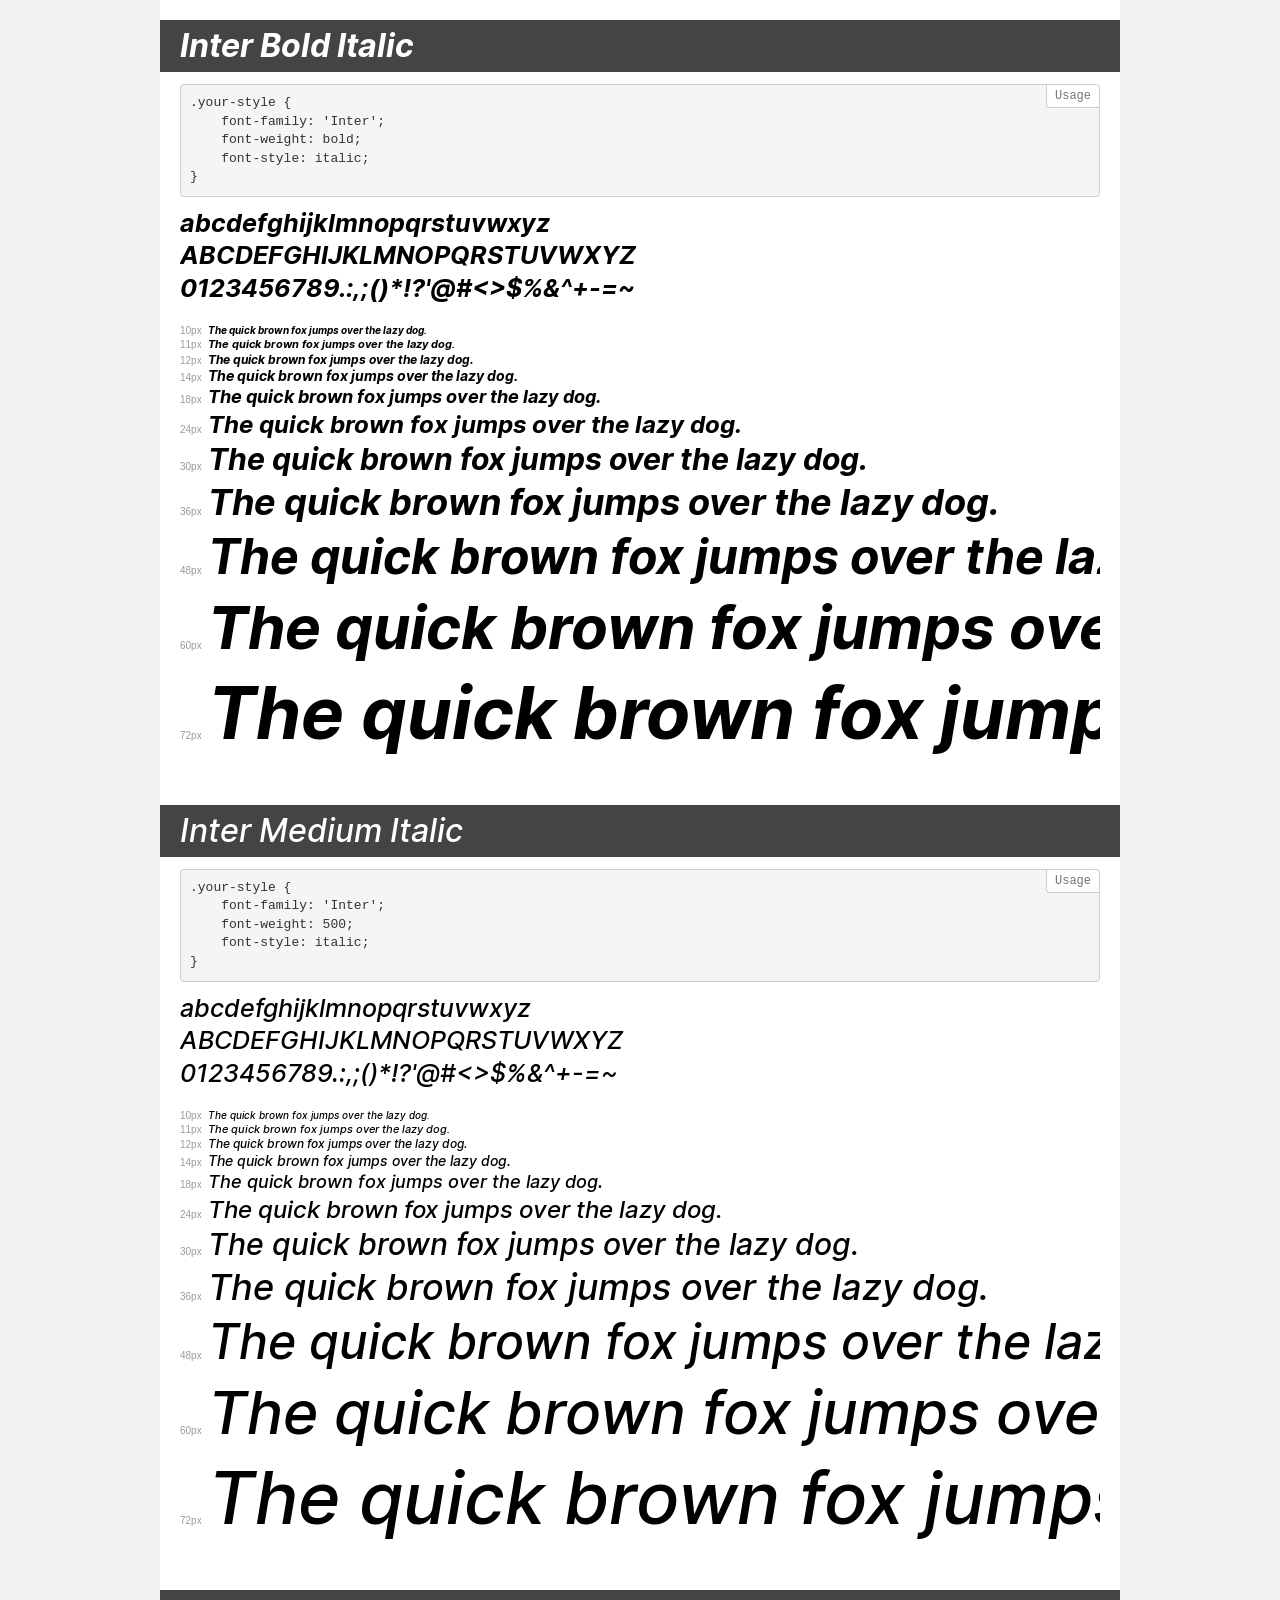
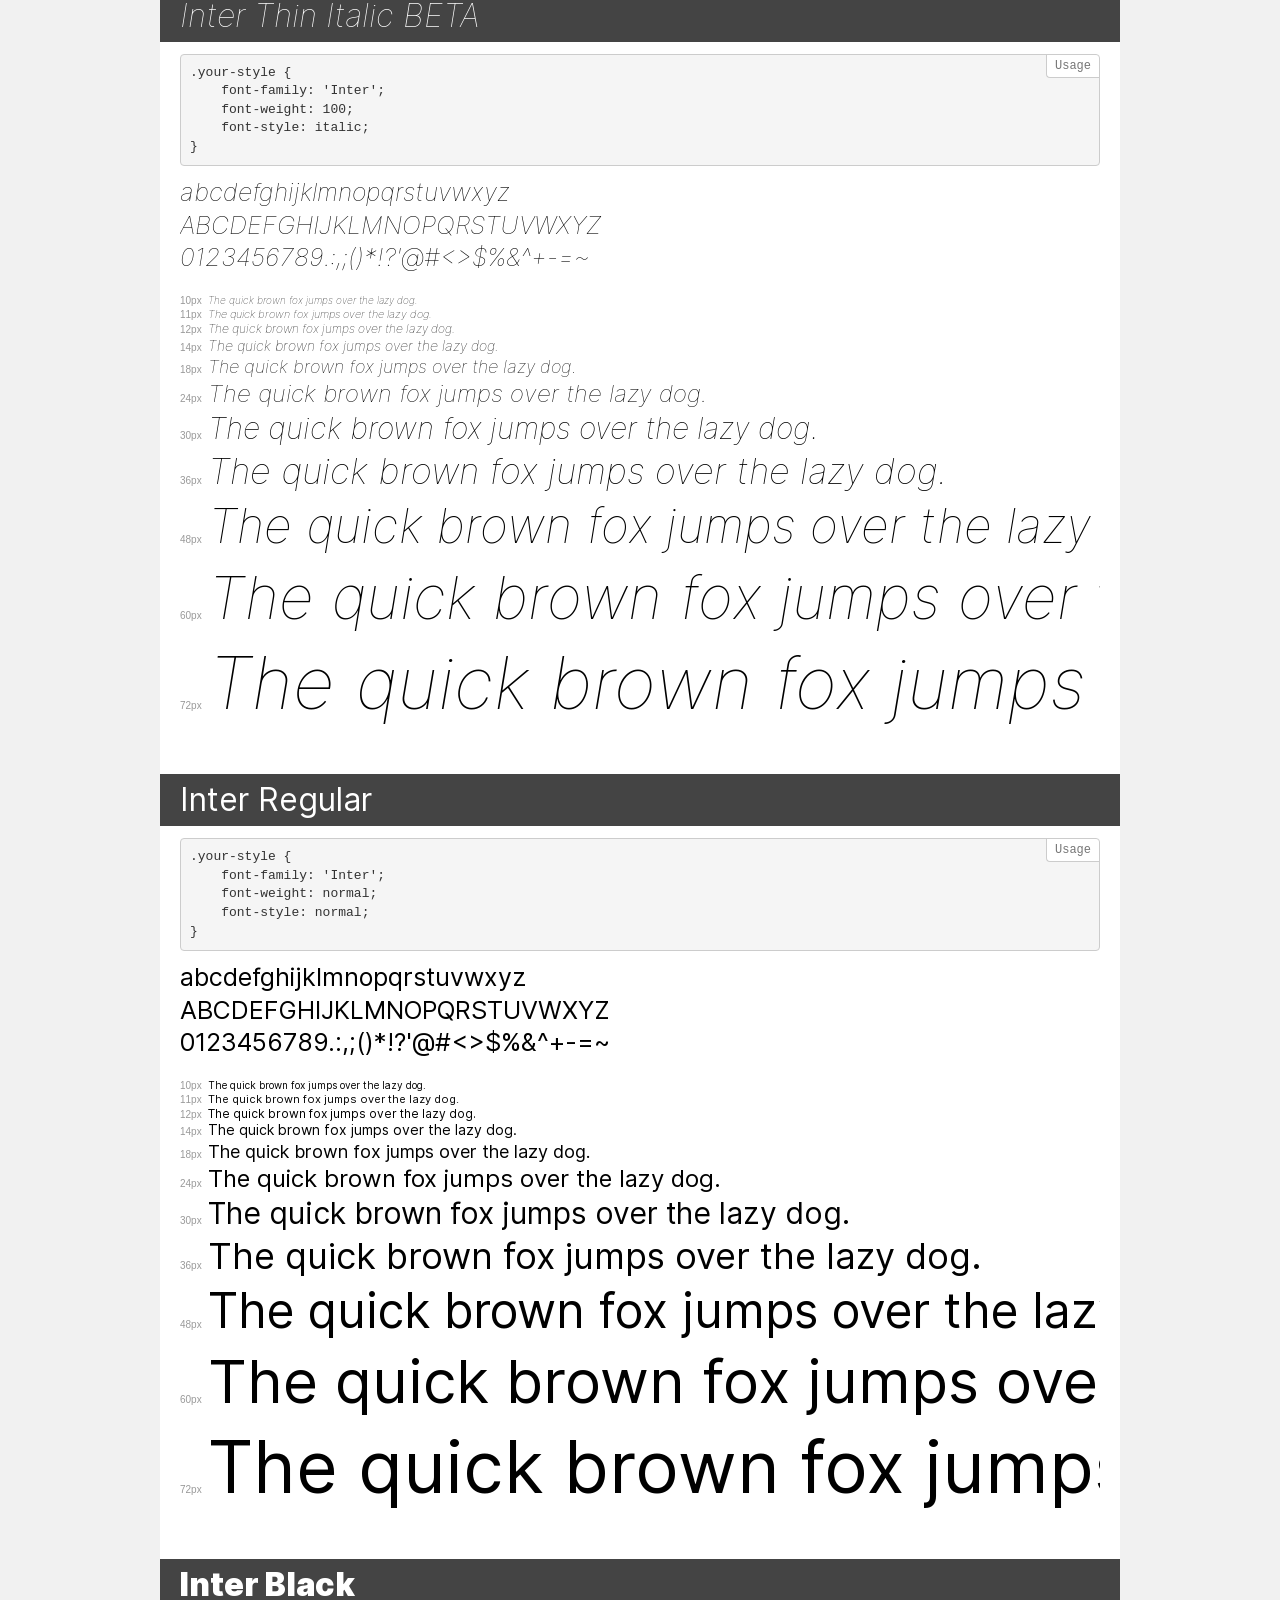
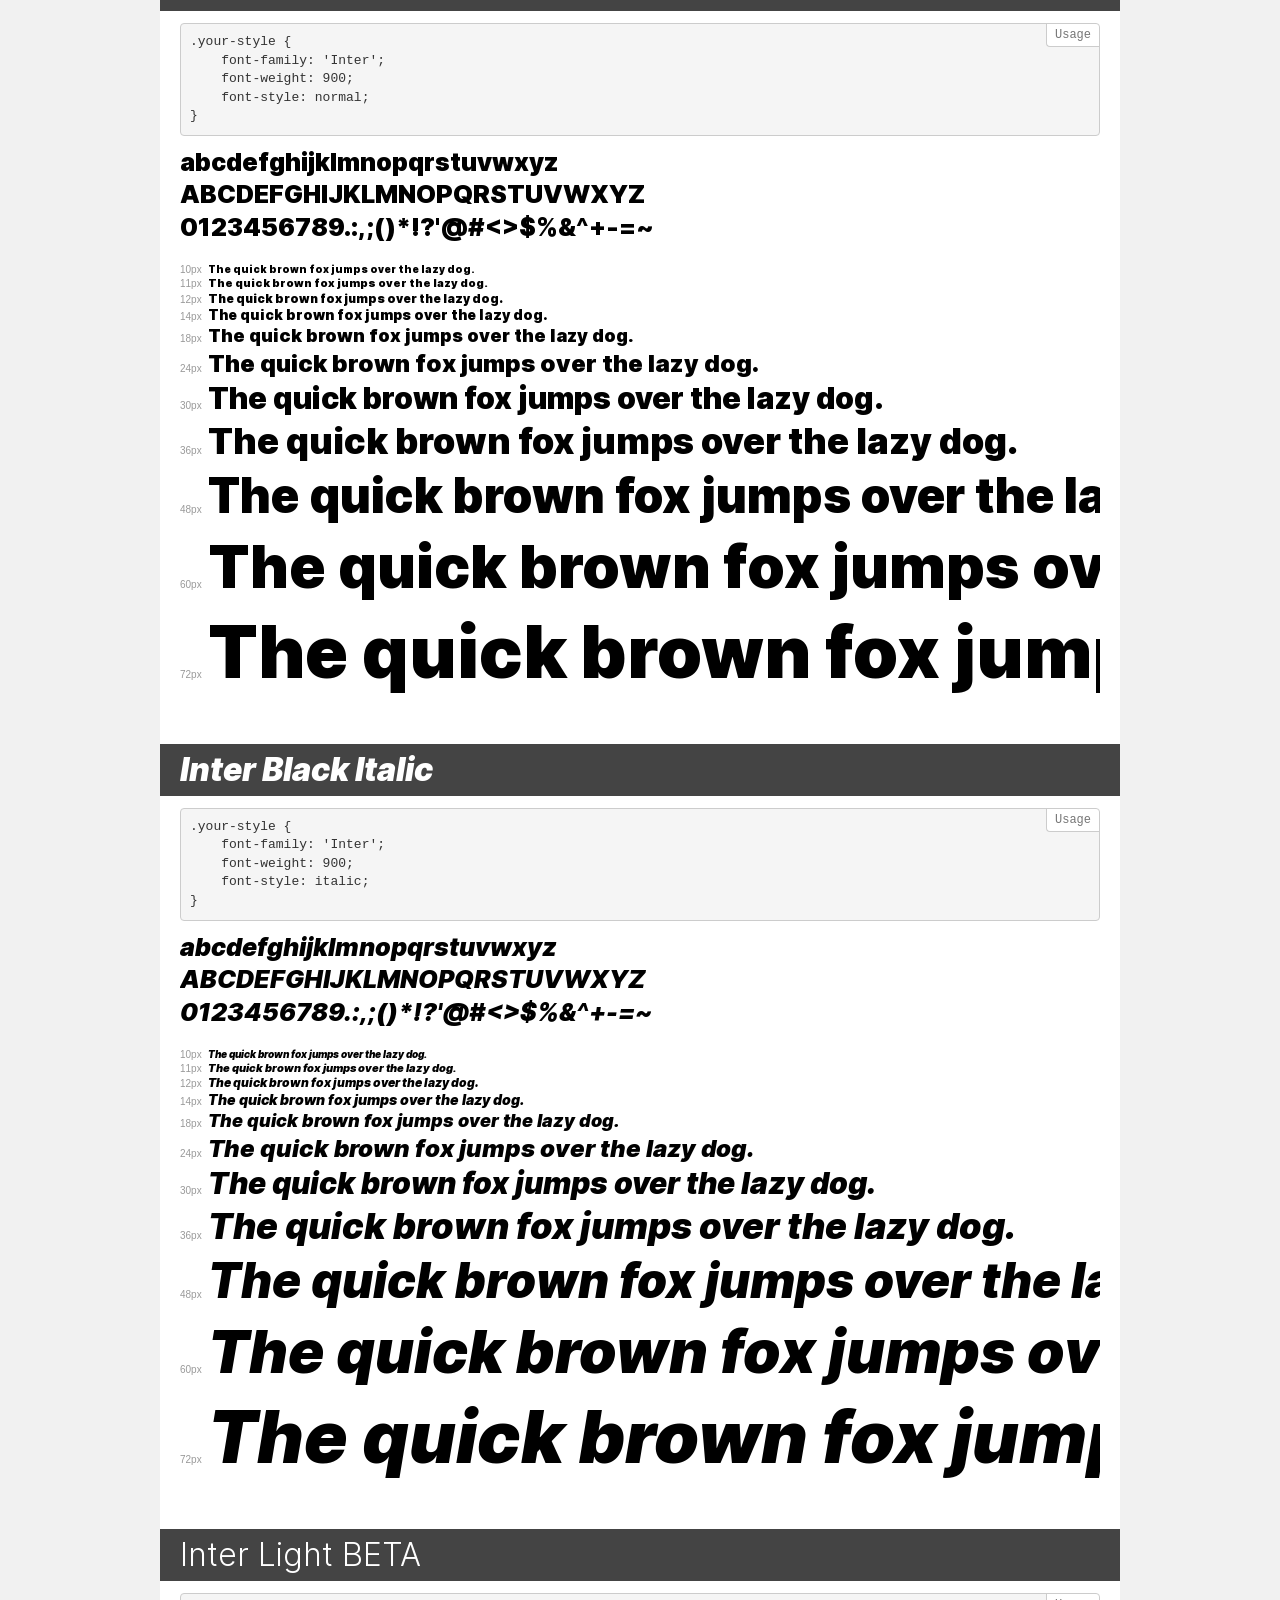
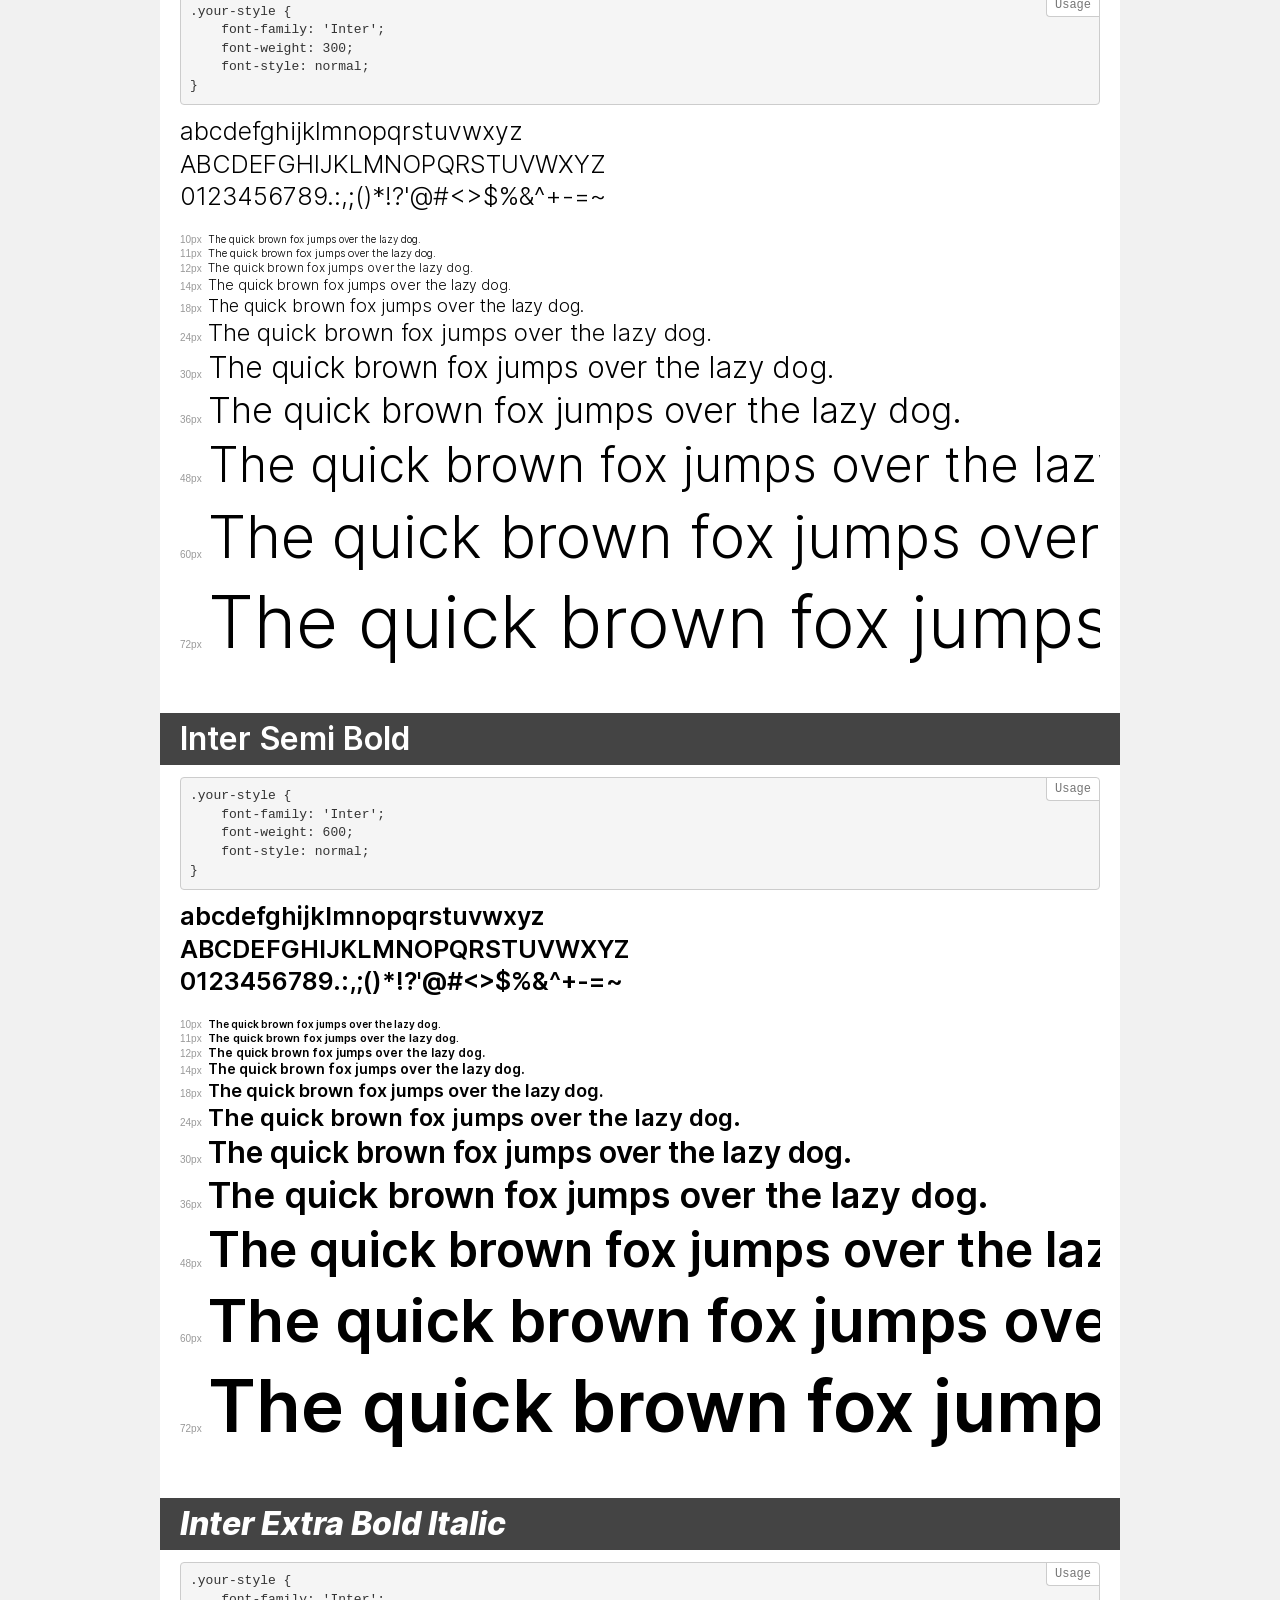
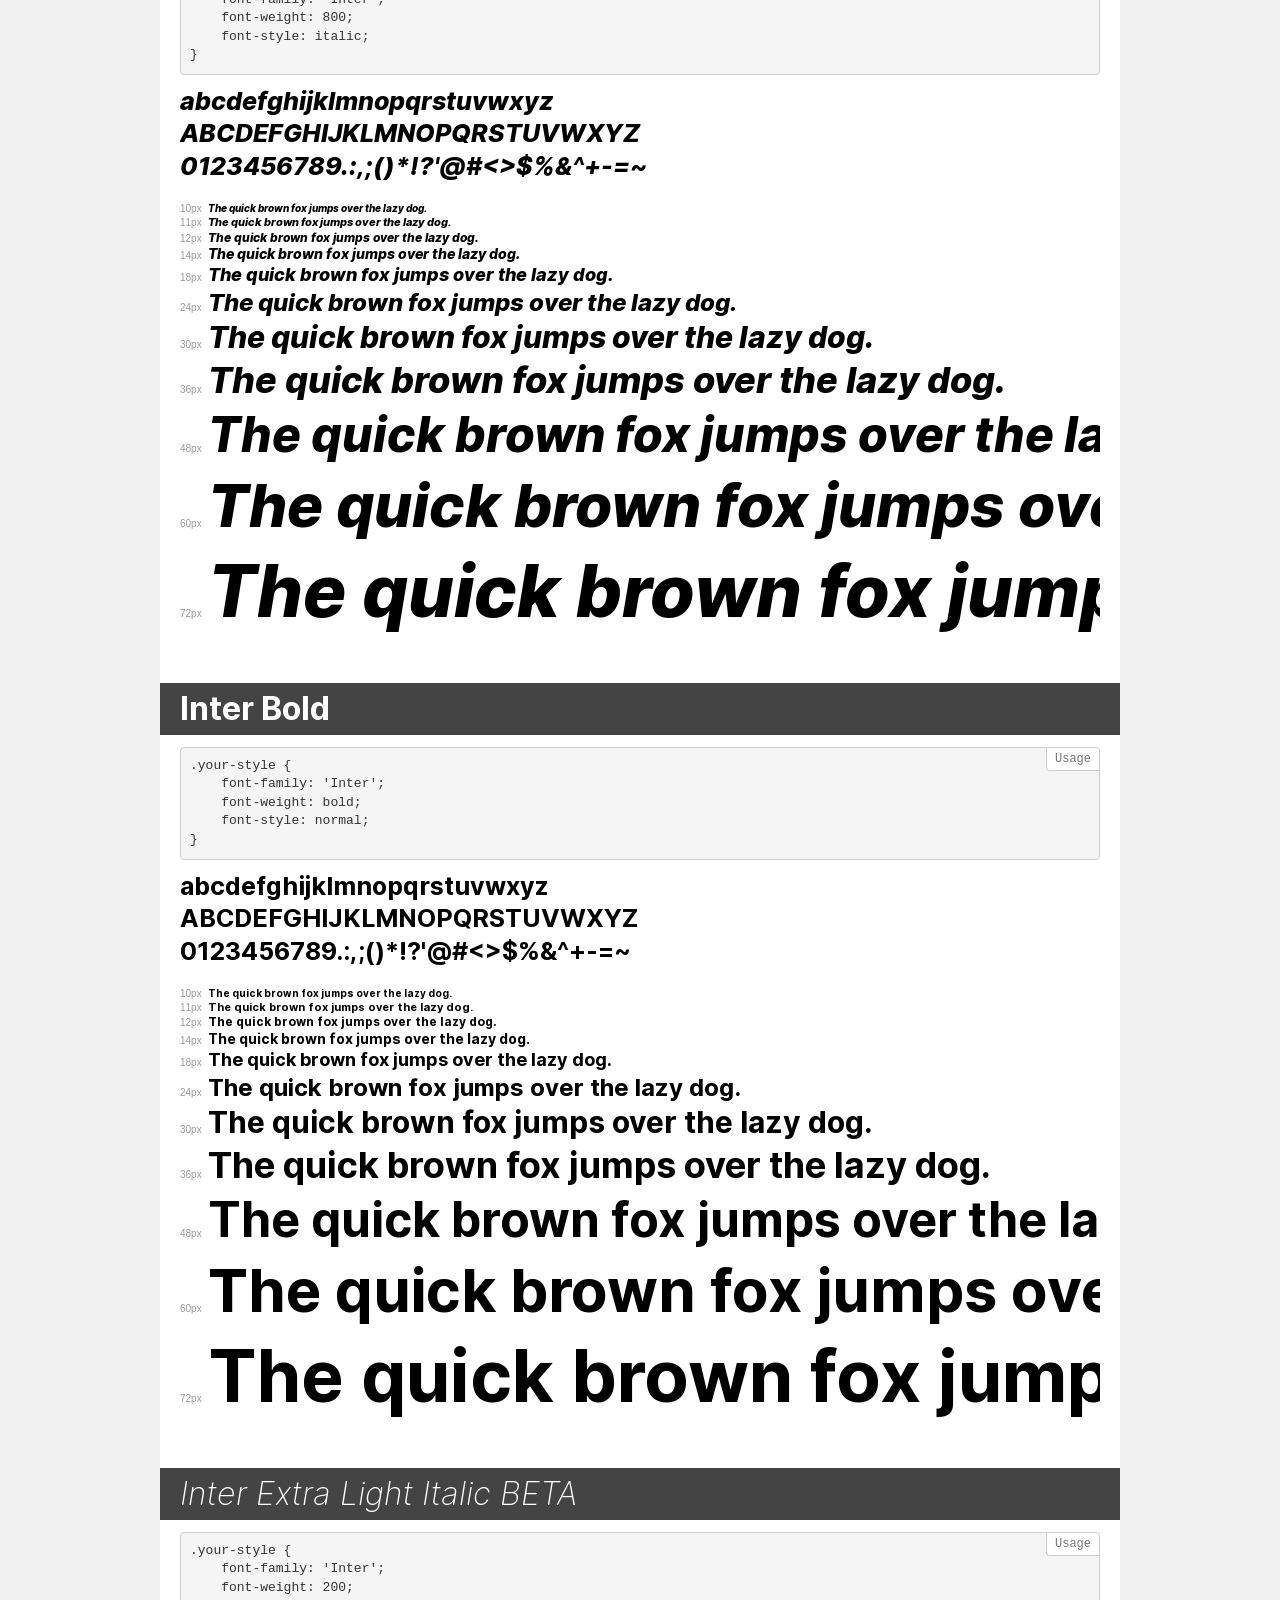
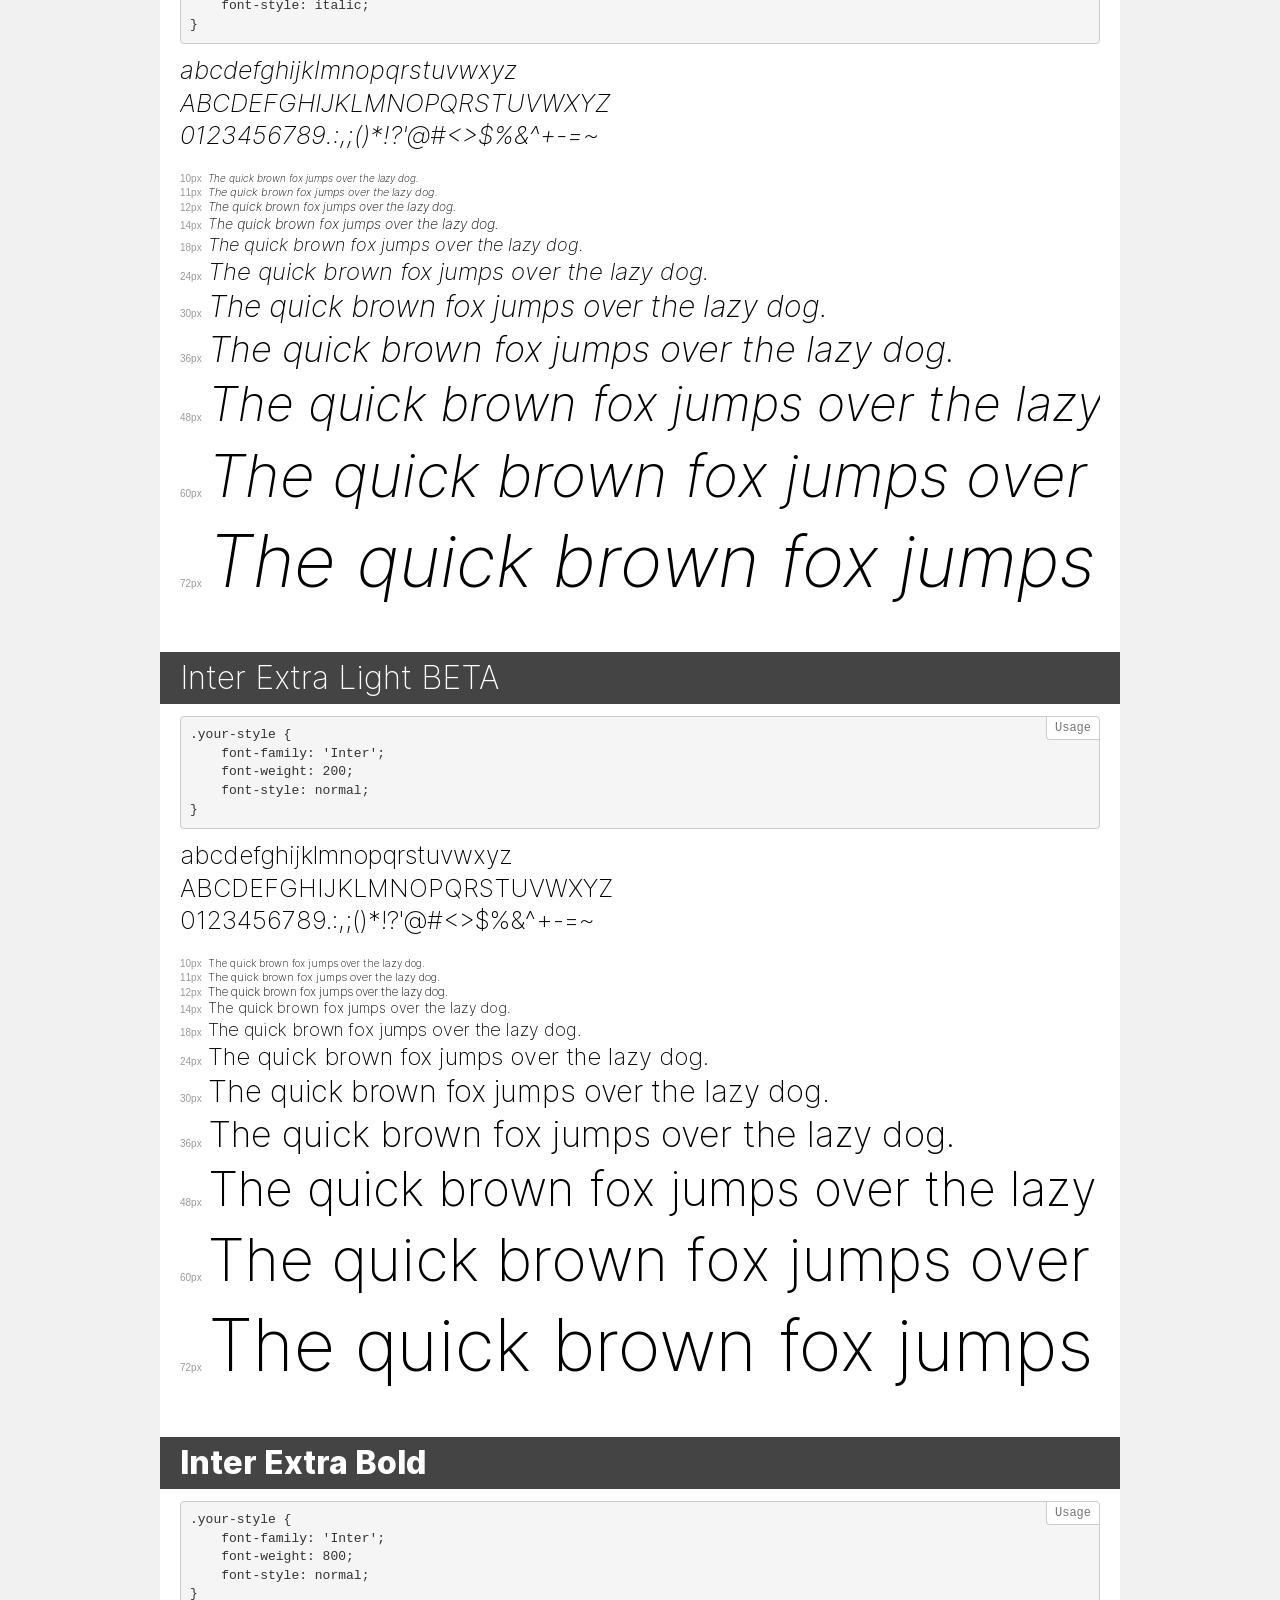
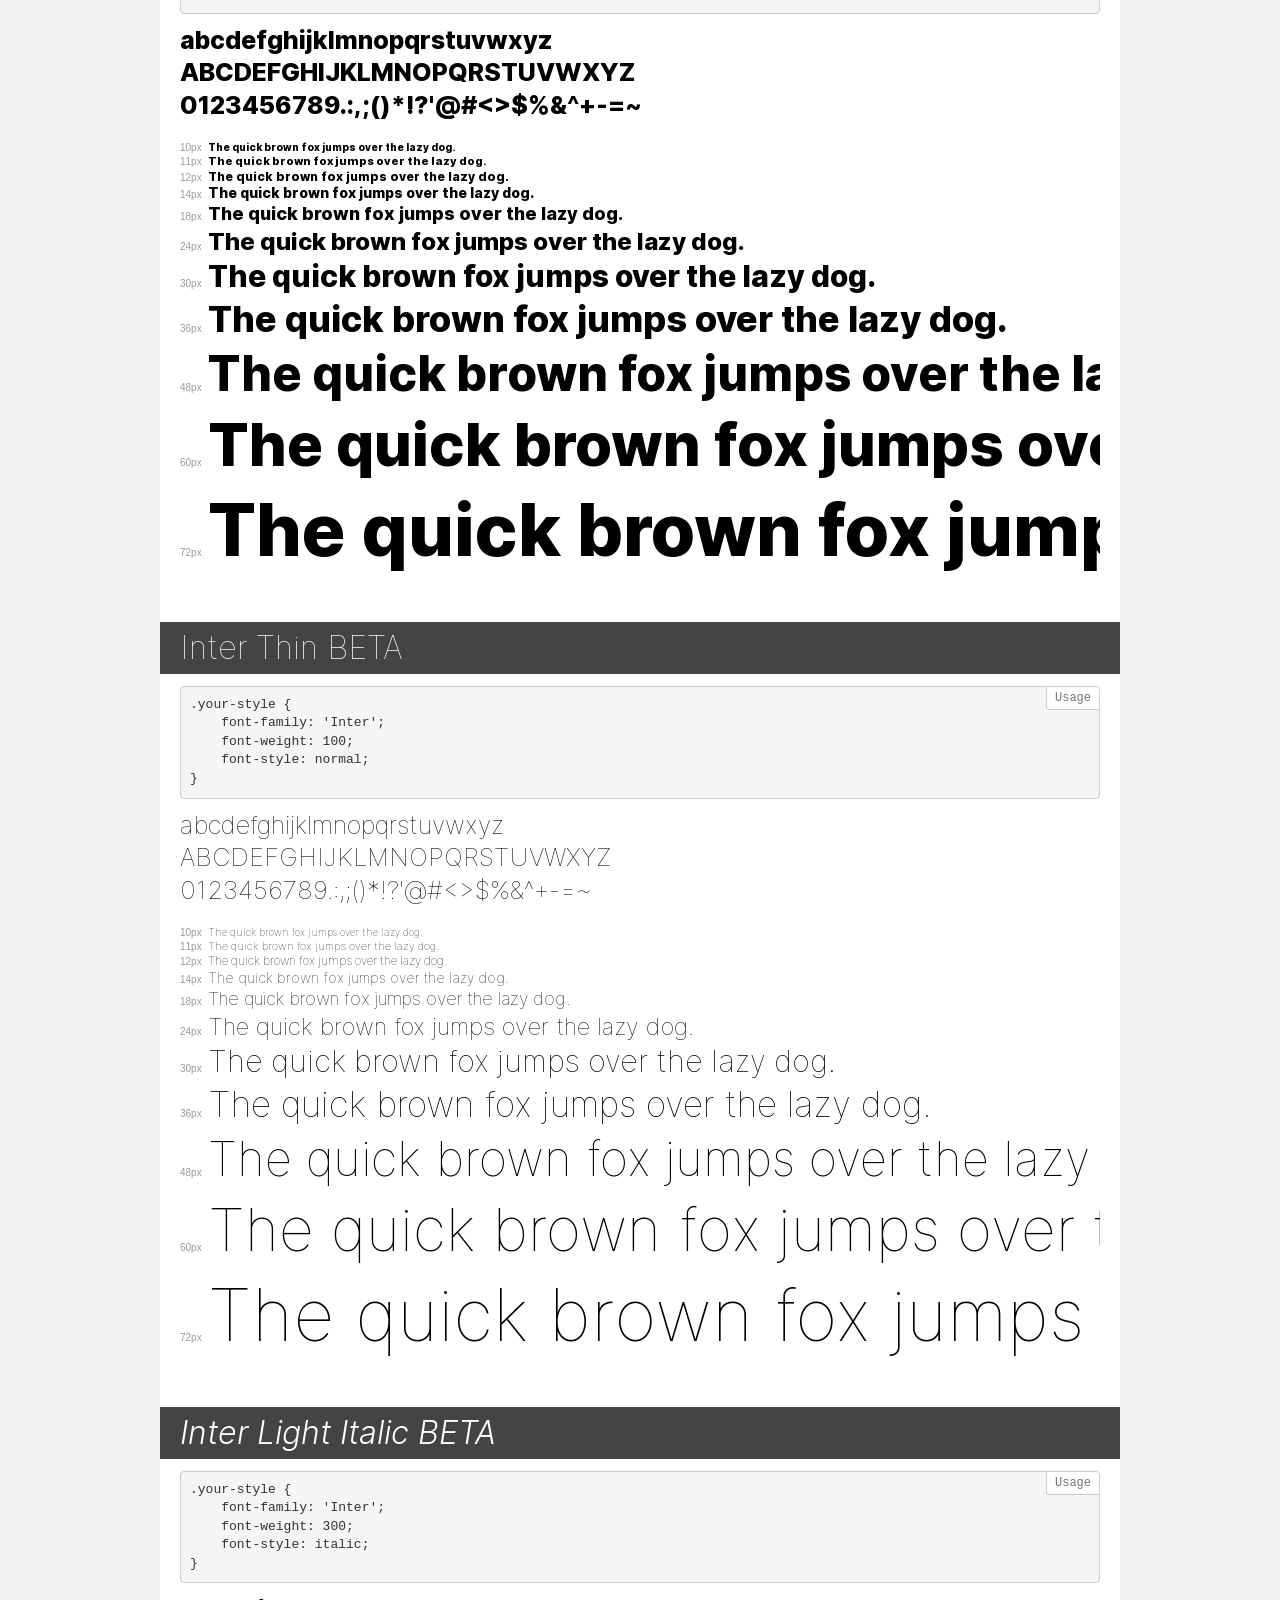
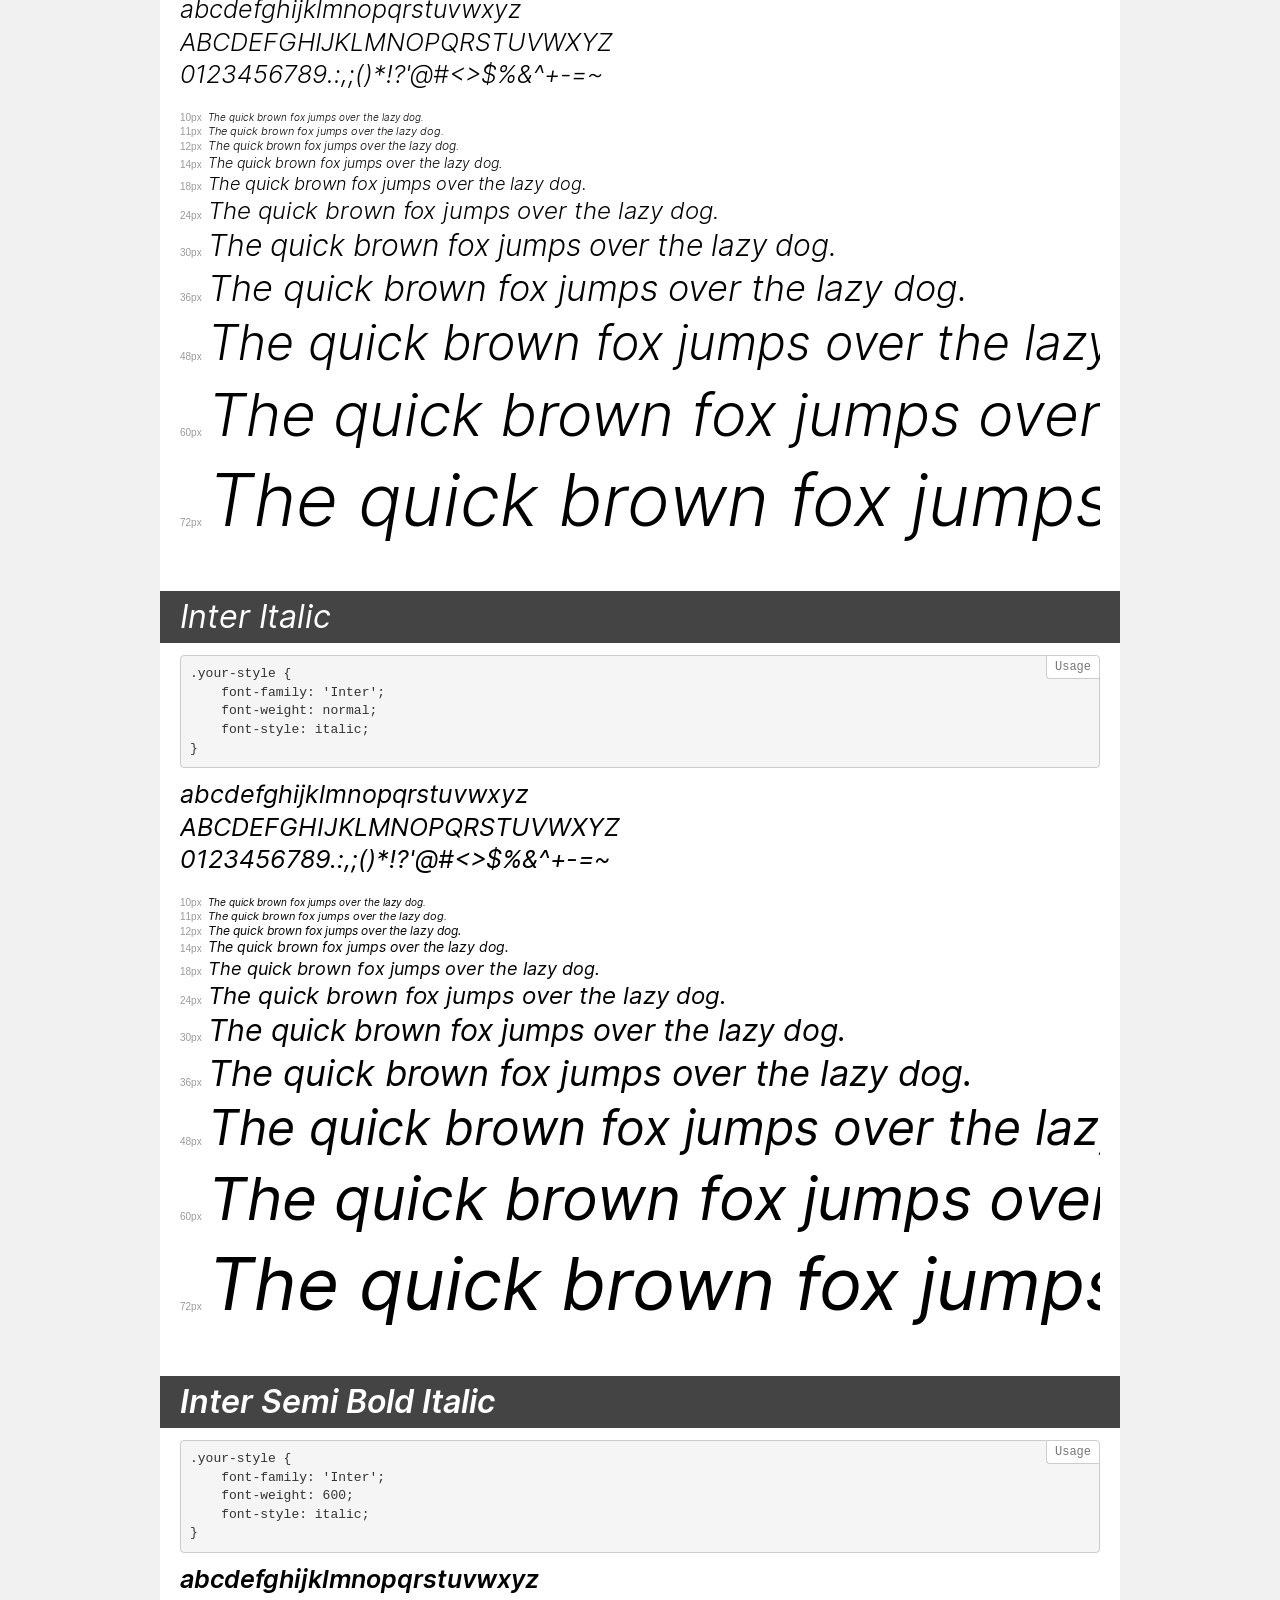
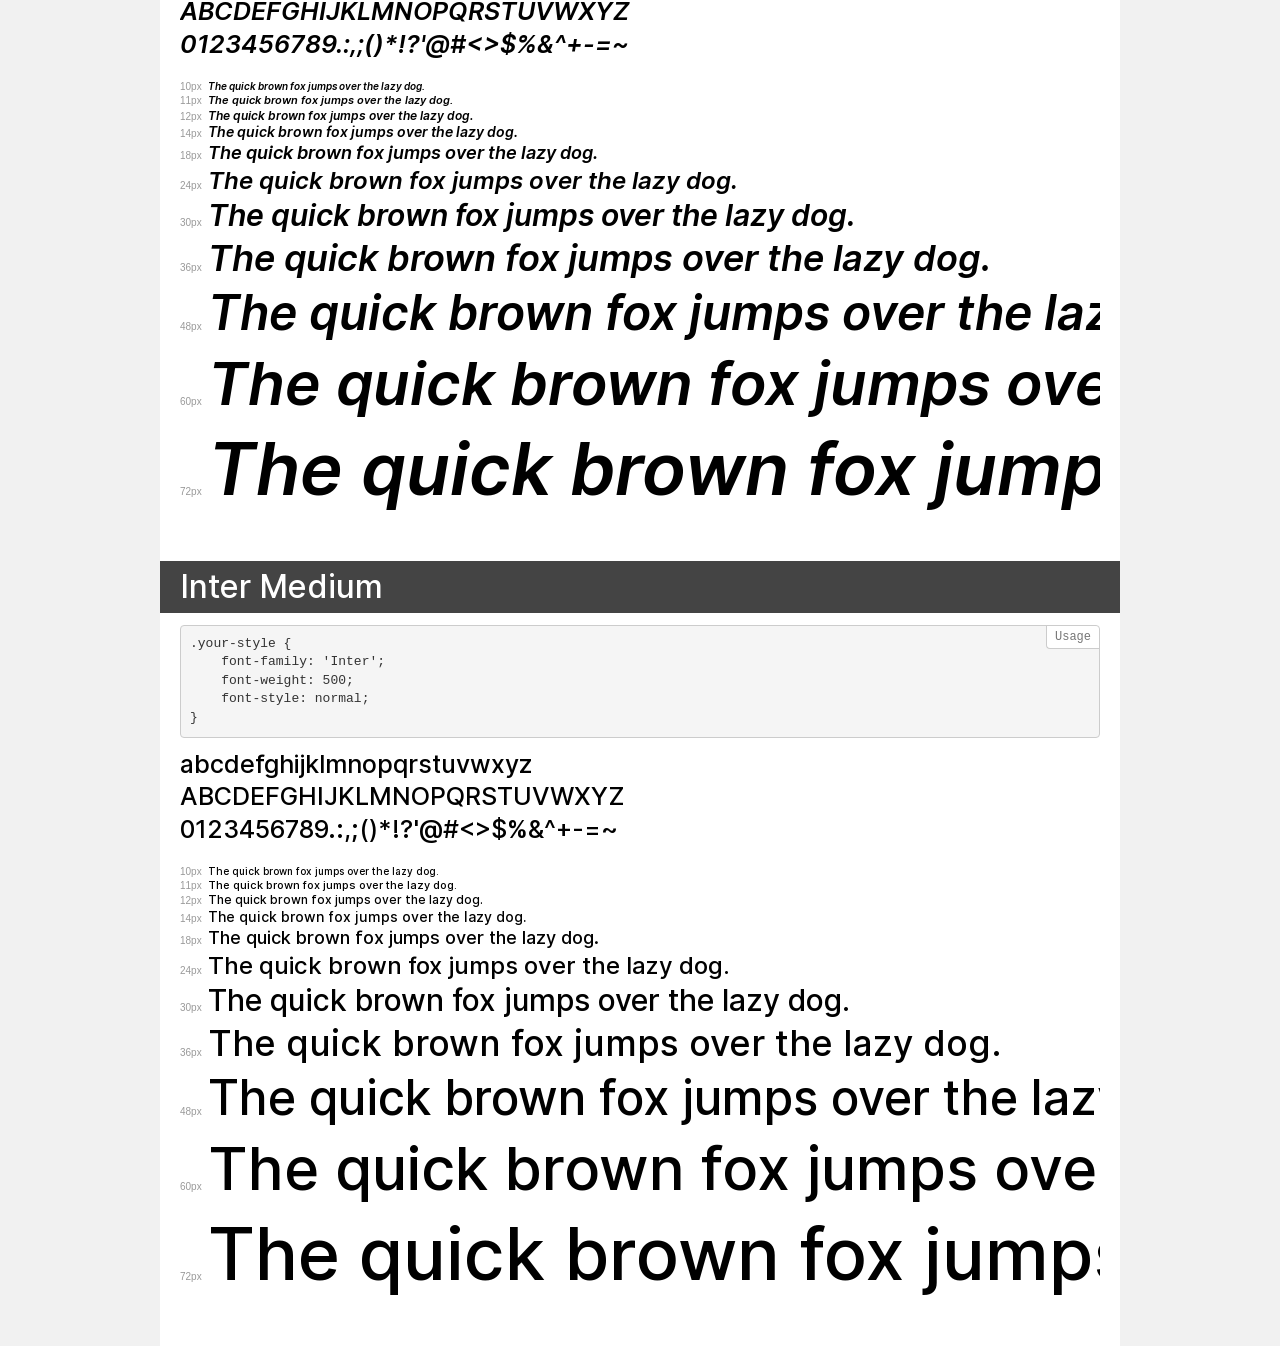
<file: assets/fonts/inter/demo.html>
<!DOCTYPE html>
<html>
<head>
    <meta charset="utf-8">
    <meta content="IE=edge" http-equiv="X-UA-Compatible">
    <meta content="width=device-width, initial-scale=1" name="viewport">
    <meta content="noindex, noarchive" name="robots">
    <meta content="telephone=no" name="format-detection">
    <title>Transfonter demo</title>
    <link href="stylesheet.css" rel="stylesheet">
    <style>
        /*
        http://meyerweb.com/eric/tools/css/reset/
        v2.0 | 20110126
        License: none (public domain)
        */
        html, body, div, span, applet, object, iframe,
        h1, h2, h3, h4, h5, h6, p, blockquote, pre,
        a, abbr, acronym, address, big, cite, code,
        del, dfn, em, img, ins, kbd, q, s, samp,
        small, strike, strong, sub, sup, tt, var,
        b, u, i, center,
        dl, dt, dd, ol, ul, li,
        fieldset, form, label, legend,
        table, caption, tbody, tfoot, thead, tr, th, td,
        article, aside, canvas, details, embed,
        figure, figcaption, footer, header, hgroup,
        menu, nav, output, ruby, section, summary,
        time, mark, audio, video {
            margin: 0;
            padding: 0;
            border: 0;
            font-size: 100%;
            font: inherit;
            vertical-align: baseline;
        }

        /* HTML5 display-role reset for older browsers */
        article, aside, details, figcaption, figure,
        footer, header, hgroup, menu, nav, section {
            display: block;
        }

        body {
            line-height: 1;
        }

        ol, ul {
            list-style: none;
        }

        blockquote, q {
            quotes: none;
        }

        blockquote:before, blockquote:after,
        q:before, q:after {
            content: '';
            content: none;
        }

        table {
            border-collapse: collapse;
            border-spacing: 0;
        }

        /* common styles */
        body {
            background: #f1f1f1;
            color: #000;
        }

        .page {
            background: #fff;
            width: 920px;
            margin: 0 auto;
            padding: 20px 20px 0 20px;
            overflow: hidden;
        }

        .font-container {
            overflow-x: auto;
            overflow-y: hidden;
            margin-bottom: 40px;
            line-height: 1.3;
            white-space: nowrap;
            padding-bottom: 5px;
        }

        h1 {
            position: relative;
            background: #444;
            font-size: 32px;
            color: #fff;
            padding: 10px 20px;
            margin: 0 -20px 12px -20px;
        }

        .letters {
            font-size: 25px;
            margin-bottom: 20px;
        }

        .s10:before {
            content: '10px';
        }

        .s11:before {
            content: '11px';
        }

        .s12:before {
            content: '12px';
        }

        .s14:before {
            content: '14px';
        }

        .s18:before {
            content: '18px';
        }

        .s24:before {
            content: '24px';
        }

        .s30:before {
            content: '30px';
        }

        .s36:before {
            content: '36px';
        }

        .s48:before {
            content: '48px';
        }

        .s60:before {
            content: '60px';
        }

        .s72:before {
            content: '72px';
        }

        .s10:before, .s11:before, .s12:before, .s14:before,
        .s18:before, .s24:before, .s30:before, .s36:before,
        .s48:before, .s60:before, .s72:before {
            font-family: Arial, sans-serif;
            font-size: 10px;
            font-weight: normal;
            font-style: normal;
            color: #999;
            padding-right: 6px;
        }

        pre {
            display: block;
            position: relative;
            padding: 9px;
            margin: 0 0 10px;
            font-family: Monaco, Menlo, Consolas, "Courier New", monospace !important;
            font-size: 13px;
            line-height: 1.428571429;
            color: #333;
            font-weight: normal !important;
            font-style: normal !important;
            background-color: #f5f5f5;
            border: 1px solid #ccc;
            overflow-x: auto;
            border-radius: 4px;
        }

        pre:after {
            display: block;
            position: absolute;
            right: 0;
            top: 0;
            content: 'Usage';
            line-height: 1;
            padding: 5px 8px;
            font-size: 12px;
            color: #767676;
            background-color: #fff;
            border: 1px solid #ccc;
            border-right: none;
            border-top: none;
            border-radius: 0 4px 0 4px;
            z-index: 10;
        }

        /* responsive */
        @media (max-width: 959px) {
            .page {
                width: auto;
                margin: 0;
            }
        }
    </style>
</head>
<body>
<div class="page">
    <div class="demo" style="font-family: 'Inter'; font-weight: bold; font-style: italic;">
        <h1>Inter Bold Italic</h1>
        <pre>.your-style {
    font-family: 'Inter';
    font-weight: bold;
    font-style: italic;
}</pre>
        <div class="font-container">
            <p class="letters">
                abcdefghijklmnopqrstuvwxyz<br>
                ABCDEFGHIJKLMNOPQRSTUVWXYZ<br>
                0123456789.:,;()*!?'@#<>$%&^+-=~
            </p>
            <p class="s10" style="font-size: 10px;">The quick brown fox jumps over the lazy dog.</p>
            <p class="s11" style="font-size: 11px;">The quick brown fox jumps over the lazy dog.</p>
            <p class="s12" style="font-size: 12px;">The quick brown fox jumps over the lazy dog.</p>
            <p class="s14" style="font-size: 14px;">The quick brown fox jumps over the lazy dog.</p>
            <p class="s18" style="font-size: 18px;">The quick brown fox jumps over the lazy dog.</p>
            <p class="s24" style="font-size: 24px;">The quick brown fox jumps over the lazy dog.</p>
            <p class="s30" style="font-size: 30px;">The quick brown fox jumps over the lazy dog.</p>
            <p class="s36" style="font-size: 36px;">The quick brown fox jumps over the lazy dog.</p>
            <p class="s48" style="font-size: 48px;">The quick brown fox jumps over the lazy dog.</p>
            <p class="s60" style="font-size: 60px;">The quick brown fox jumps over the lazy dog.</p>
            <p class="s72" style="font-size: 72px;">The quick brown fox jumps over the lazy dog.</p>
        </div>
    </div>
    <div class="demo" style="font-family: 'Inter'; font-weight: 500; font-style: italic;">
        <h1>Inter Medium Italic</h1>
        <pre>.your-style {
    font-family: 'Inter';
    font-weight: 500;
    font-style: italic;
}</pre>
        <div class="font-container">
            <p class="letters">
                abcdefghijklmnopqrstuvwxyz<br>
                ABCDEFGHIJKLMNOPQRSTUVWXYZ<br>
                0123456789.:,;()*!?'@#<>$%&^+-=~
            </p>
            <p class="s10" style="font-size: 10px;">The quick brown fox jumps over the lazy dog.</p>
            <p class="s11" style="font-size: 11px;">The quick brown fox jumps over the lazy dog.</p>
            <p class="s12" style="font-size: 12px;">The quick brown fox jumps over the lazy dog.</p>
            <p class="s14" style="font-size: 14px;">The quick brown fox jumps over the lazy dog.</p>
            <p class="s18" style="font-size: 18px;">The quick brown fox jumps over the lazy dog.</p>
            <p class="s24" style="font-size: 24px;">The quick brown fox jumps over the lazy dog.</p>
            <p class="s30" style="font-size: 30px;">The quick brown fox jumps over the lazy dog.</p>
            <p class="s36" style="font-size: 36px;">The quick brown fox jumps over the lazy dog.</p>
            <p class="s48" style="font-size: 48px;">The quick brown fox jumps over the lazy dog.</p>
            <p class="s60" style="font-size: 60px;">The quick brown fox jumps over the lazy dog.</p>
            <p class="s72" style="font-size: 72px;">The quick brown fox jumps over the lazy dog.</p>
        </div>
    </div>
    <div class="demo" style="font-family: 'Inter'; font-weight: 100; font-style: italic;">
        <h1>Inter Thin Italic BETA</h1>
        <pre>.your-style {
    font-family: 'Inter';
    font-weight: 100;
    font-style: italic;
}</pre>
        <div class="font-container">
            <p class="letters">
                abcdefghijklmnopqrstuvwxyz<br>
                ABCDEFGHIJKLMNOPQRSTUVWXYZ<br>
                0123456789.:,;()*!?'@#<>$%&^+-=~
            </p>
            <p class="s10" style="font-size: 10px;">The quick brown fox jumps over the lazy dog.</p>
            <p class="s11" style="font-size: 11px;">The quick brown fox jumps over the lazy dog.</p>
            <p class="s12" style="font-size: 12px;">The quick brown fox jumps over the lazy dog.</p>
            <p class="s14" style="font-size: 14px;">The quick brown fox jumps over the lazy dog.</p>
            <p class="s18" style="font-size: 18px;">The quick brown fox jumps over the lazy dog.</p>
            <p class="s24" style="font-size: 24px;">The quick brown fox jumps over the lazy dog.</p>
            <p class="s30" style="font-size: 30px;">The quick brown fox jumps over the lazy dog.</p>
            <p class="s36" style="font-size: 36px;">The quick brown fox jumps over the lazy dog.</p>
            <p class="s48" style="font-size: 48px;">The quick brown fox jumps over the lazy dog.</p>
            <p class="s60" style="font-size: 60px;">The quick brown fox jumps over the lazy dog.</p>
            <p class="s72" style="font-size: 72px;">The quick brown fox jumps over the lazy dog.</p>
        </div>
    </div>
    <div class="demo" style="font-family: 'Inter'; font-weight: normal; font-style: normal;">
        <h1>Inter Regular</h1>
        <pre>.your-style {
    font-family: 'Inter';
    font-weight: normal;
    font-style: normal;
}</pre>
        <div class="font-container">
            <p class="letters">
                abcdefghijklmnopqrstuvwxyz<br>
                ABCDEFGHIJKLMNOPQRSTUVWXYZ<br>
                0123456789.:,;()*!?'@#<>$%&^+-=~
            </p>
            <p class="s10" style="font-size: 10px;">The quick brown fox jumps over the lazy dog.</p>
            <p class="s11" style="font-size: 11px;">The quick brown fox jumps over the lazy dog.</p>
            <p class="s12" style="font-size: 12px;">The quick brown fox jumps over the lazy dog.</p>
            <p class="s14" style="font-size: 14px;">The quick brown fox jumps over the lazy dog.</p>
            <p class="s18" style="font-size: 18px;">The quick brown fox jumps over the lazy dog.</p>
            <p class="s24" style="font-size: 24px;">The quick brown fox jumps over the lazy dog.</p>
            <p class="s30" style="font-size: 30px;">The quick brown fox jumps over the lazy dog.</p>
            <p class="s36" style="font-size: 36px;">The quick brown fox jumps over the lazy dog.</p>
            <p class="s48" style="font-size: 48px;">The quick brown fox jumps over the lazy dog.</p>
            <p class="s60" style="font-size: 60px;">The quick brown fox jumps over the lazy dog.</p>
            <p class="s72" style="font-size: 72px;">The quick brown fox jumps over the lazy dog.</p>
        </div>
    </div>
    <div class="demo" style="font-family: 'Inter'; font-weight: 900; font-style: normal;">
        <h1>Inter Black</h1>
        <pre>.your-style {
    font-family: 'Inter';
    font-weight: 900;
    font-style: normal;
}</pre>
        <div class="font-container">
            <p class="letters">
                abcdefghijklmnopqrstuvwxyz<br>
                ABCDEFGHIJKLMNOPQRSTUVWXYZ<br>
                0123456789.:,;()*!?'@#<>$%&^+-=~
            </p>
            <p class="s10" style="font-size: 10px;">The quick brown fox jumps over the lazy dog.</p>
            <p class="s11" style="font-size: 11px;">The quick brown fox jumps over the lazy dog.</p>
            <p class="s12" style="font-size: 12px;">The quick brown fox jumps over the lazy dog.</p>
            <p class="s14" style="font-size: 14px;">The quick brown fox jumps over the lazy dog.</p>
            <p class="s18" style="font-size: 18px;">The quick brown fox jumps over the lazy dog.</p>
            <p class="s24" style="font-size: 24px;">The quick brown fox jumps over the lazy dog.</p>
            <p class="s30" style="font-size: 30px;">The quick brown fox jumps over the lazy dog.</p>
            <p class="s36" style="font-size: 36px;">The quick brown fox jumps over the lazy dog.</p>
            <p class="s48" style="font-size: 48px;">The quick brown fox jumps over the lazy dog.</p>
            <p class="s60" style="font-size: 60px;">The quick brown fox jumps over the lazy dog.</p>
            <p class="s72" style="font-size: 72px;">The quick brown fox jumps over the lazy dog.</p>
        </div>
    </div>
    <div class="demo" style="font-family: 'Inter'; font-weight: 900; font-style: italic;">
        <h1>Inter Black Italic</h1>
        <pre>.your-style {
    font-family: 'Inter';
    font-weight: 900;
    font-style: italic;
}</pre>
        <div class="font-container">
            <p class="letters">
                abcdefghijklmnopqrstuvwxyz<br>
                ABCDEFGHIJKLMNOPQRSTUVWXYZ<br>
                0123456789.:,;()*!?'@#<>$%&^+-=~
            </p>
            <p class="s10" style="font-size: 10px;">The quick brown fox jumps over the lazy dog.</p>
            <p class="s11" style="font-size: 11px;">The quick brown fox jumps over the lazy dog.</p>
            <p class="s12" style="font-size: 12px;">The quick brown fox jumps over the lazy dog.</p>
            <p class="s14" style="font-size: 14px;">The quick brown fox jumps over the lazy dog.</p>
            <p class="s18" style="font-size: 18px;">The quick brown fox jumps over the lazy dog.</p>
            <p class="s24" style="font-size: 24px;">The quick brown fox jumps over the lazy dog.</p>
            <p class="s30" style="font-size: 30px;">The quick brown fox jumps over the lazy dog.</p>
            <p class="s36" style="font-size: 36px;">The quick brown fox jumps over the lazy dog.</p>
            <p class="s48" style="font-size: 48px;">The quick brown fox jumps over the lazy dog.</p>
            <p class="s60" style="font-size: 60px;">The quick brown fox jumps over the lazy dog.</p>
            <p class="s72" style="font-size: 72px;">The quick brown fox jumps over the lazy dog.</p>
        </div>
    </div>
    <div class="demo" style="font-family: 'Inter'; font-weight: 300; font-style: normal;">
        <h1>Inter Light BETA</h1>
        <pre>.your-style {
    font-family: 'Inter';
    font-weight: 300;
    font-style: normal;
}</pre>
        <div class="font-container">
            <p class="letters">
                abcdefghijklmnopqrstuvwxyz<br>
                ABCDEFGHIJKLMNOPQRSTUVWXYZ<br>
                0123456789.:,;()*!?'@#<>$%&^+-=~
            </p>
            <p class="s10" style="font-size: 10px;">The quick brown fox jumps over the lazy dog.</p>
            <p class="s11" style="font-size: 11px;">The quick brown fox jumps over the lazy dog.</p>
            <p class="s12" style="font-size: 12px;">The quick brown fox jumps over the lazy dog.</p>
            <p class="s14" style="font-size: 14px;">The quick brown fox jumps over the lazy dog.</p>
            <p class="s18" style="font-size: 18px;">The quick brown fox jumps over the lazy dog.</p>
            <p class="s24" style="font-size: 24px;">The quick brown fox jumps over the lazy dog.</p>
            <p class="s30" style="font-size: 30px;">The quick brown fox jumps over the lazy dog.</p>
            <p class="s36" style="font-size: 36px;">The quick brown fox jumps over the lazy dog.</p>
            <p class="s48" style="font-size: 48px;">The quick brown fox jumps over the lazy dog.</p>
            <p class="s60" style="font-size: 60px;">The quick brown fox jumps over the lazy dog.</p>
            <p class="s72" style="font-size: 72px;">The quick brown fox jumps over the lazy dog.</p>
        </div>
    </div>
    <div class="demo" style="font-family: 'Inter'; font-weight: 600; font-style: normal;">
        <h1>Inter Semi Bold</h1>
        <pre>.your-style {
    font-family: 'Inter';
    font-weight: 600;
    font-style: normal;
}</pre>
        <div class="font-container">
            <p class="letters">
                abcdefghijklmnopqrstuvwxyz<br>
                ABCDEFGHIJKLMNOPQRSTUVWXYZ<br>
                0123456789.:,;()*!?'@#<>$%&^+-=~
            </p>
            <p class="s10" style="font-size: 10px;">The quick brown fox jumps over the lazy dog.</p>
            <p class="s11" style="font-size: 11px;">The quick brown fox jumps over the lazy dog.</p>
            <p class="s12" style="font-size: 12px;">The quick brown fox jumps over the lazy dog.</p>
            <p class="s14" style="font-size: 14px;">The quick brown fox jumps over the lazy dog.</p>
            <p class="s18" style="font-size: 18px;">The quick brown fox jumps over the lazy dog.</p>
            <p class="s24" style="font-size: 24px;">The quick brown fox jumps over the lazy dog.</p>
            <p class="s30" style="font-size: 30px;">The quick brown fox jumps over the lazy dog.</p>
            <p class="s36" style="font-size: 36px;">The quick brown fox jumps over the lazy dog.</p>
            <p class="s48" style="font-size: 48px;">The quick brown fox jumps over the lazy dog.</p>
            <p class="s60" style="font-size: 60px;">The quick brown fox jumps over the lazy dog.</p>
            <p class="s72" style="font-size: 72px;">The quick brown fox jumps over the lazy dog.</p>
        </div>
    </div>
    <div class="demo" style="font-family: 'Inter'; font-weight: 800; font-style: italic;">
        <h1>Inter Extra Bold Italic</h1>
        <pre>.your-style {
    font-family: 'Inter';
    font-weight: 800;
    font-style: italic;
}</pre>
        <div class="font-container">
            <p class="letters">
                abcdefghijklmnopqrstuvwxyz<br>
                ABCDEFGHIJKLMNOPQRSTUVWXYZ<br>
                0123456789.:,;()*!?'@#<>$%&^+-=~
            </p>
            <p class="s10" style="font-size: 10px;">The quick brown fox jumps over the lazy dog.</p>
            <p class="s11" style="font-size: 11px;">The quick brown fox jumps over the lazy dog.</p>
            <p class="s12" style="font-size: 12px;">The quick brown fox jumps over the lazy dog.</p>
            <p class="s14" style="font-size: 14px;">The quick brown fox jumps over the lazy dog.</p>
            <p class="s18" style="font-size: 18px;">The quick brown fox jumps over the lazy dog.</p>
            <p class="s24" style="font-size: 24px;">The quick brown fox jumps over the lazy dog.</p>
            <p class="s30" style="font-size: 30px;">The quick brown fox jumps over the lazy dog.</p>
            <p class="s36" style="font-size: 36px;">The quick brown fox jumps over the lazy dog.</p>
            <p class="s48" style="font-size: 48px;">The quick brown fox jumps over the lazy dog.</p>
            <p class="s60" style="font-size: 60px;">The quick brown fox jumps over the lazy dog.</p>
            <p class="s72" style="font-size: 72px;">The quick brown fox jumps over the lazy dog.</p>
        </div>
    </div>
    <div class="demo" style="font-family: 'Inter'; font-weight: bold; font-style: normal;">
        <h1>Inter Bold</h1>
        <pre>.your-style {
    font-family: 'Inter';
    font-weight: bold;
    font-style: normal;
}</pre>
        <div class="font-container">
            <p class="letters">
                abcdefghijklmnopqrstuvwxyz<br>
                ABCDEFGHIJKLMNOPQRSTUVWXYZ<br>
                0123456789.:,;()*!?'@#<>$%&^+-=~
            </p>
            <p class="s10" style="font-size: 10px;">The quick brown fox jumps over the lazy dog.</p>
            <p class="s11" style="font-size: 11px;">The quick brown fox jumps over the lazy dog.</p>
            <p class="s12" style="font-size: 12px;">The quick brown fox jumps over the lazy dog.</p>
            <p class="s14" style="font-size: 14px;">The quick brown fox jumps over the lazy dog.</p>
            <p class="s18" style="font-size: 18px;">The quick brown fox jumps over the lazy dog.</p>
            <p class="s24" style="font-size: 24px;">The quick brown fox jumps over the lazy dog.</p>
            <p class="s30" style="font-size: 30px;">The quick brown fox jumps over the lazy dog.</p>
            <p class="s36" style="font-size: 36px;">The quick brown fox jumps over the lazy dog.</p>
            <p class="s48" style="font-size: 48px;">The quick brown fox jumps over the lazy dog.</p>
            <p class="s60" style="font-size: 60px;">The quick brown fox jumps over the lazy dog.</p>
            <p class="s72" style="font-size: 72px;">The quick brown fox jumps over the lazy dog.</p>
        </div>
    </div>
    <div class="demo" style="font-family: 'Inter'; font-weight: 200; font-style: italic;">
        <h1>Inter Extra Light Italic BETA</h1>
        <pre>.your-style {
    font-family: 'Inter';
    font-weight: 200;
    font-style: italic;
}</pre>
        <div class="font-container">
            <p class="letters">
                abcdefghijklmnopqrstuvwxyz<br>
                ABCDEFGHIJKLMNOPQRSTUVWXYZ<br>
                0123456789.:,;()*!?'@#<>$%&^+-=~
            </p>
            <p class="s10" style="font-size: 10px;">The quick brown fox jumps over the lazy dog.</p>
            <p class="s11" style="font-size: 11px;">The quick brown fox jumps over the lazy dog.</p>
            <p class="s12" style="font-size: 12px;">The quick brown fox jumps over the lazy dog.</p>
            <p class="s14" style="font-size: 14px;">The quick brown fox jumps over the lazy dog.</p>
            <p class="s18" style="font-size: 18px;">The quick brown fox jumps over the lazy dog.</p>
            <p class="s24" style="font-size: 24px;">The quick brown fox jumps over the lazy dog.</p>
            <p class="s30" style="font-size: 30px;">The quick brown fox jumps over the lazy dog.</p>
            <p class="s36" style="font-size: 36px;">The quick brown fox jumps over the lazy dog.</p>
            <p class="s48" style="font-size: 48px;">The quick brown fox jumps over the lazy dog.</p>
            <p class="s60" style="font-size: 60px;">The quick brown fox jumps over the lazy dog.</p>
            <p class="s72" style="font-size: 72px;">The quick brown fox jumps over the lazy dog.</p>
        </div>
    </div>
    <div class="demo" style="font-family: 'Inter'; font-weight: 200; font-style: normal;">
        <h1>Inter Extra Light BETA</h1>
        <pre>.your-style {
    font-family: 'Inter';
    font-weight: 200;
    font-style: normal;
}</pre>
        <div class="font-container">
            <p class="letters">
                abcdefghijklmnopqrstuvwxyz<br>
                ABCDEFGHIJKLMNOPQRSTUVWXYZ<br>
                0123456789.:,;()*!?'@#<>$%&^+-=~
            </p>
            <p class="s10" style="font-size: 10px;">The quick brown fox jumps over the lazy dog.</p>
            <p class="s11" style="font-size: 11px;">The quick brown fox jumps over the lazy dog.</p>
            <p class="s12" style="font-size: 12px;">The quick brown fox jumps over the lazy dog.</p>
            <p class="s14" style="font-size: 14px;">The quick brown fox jumps over the lazy dog.</p>
            <p class="s18" style="font-size: 18px;">The quick brown fox jumps over the lazy dog.</p>
            <p class="s24" style="font-size: 24px;">The quick brown fox jumps over the lazy dog.</p>
            <p class="s30" style="font-size: 30px;">The quick brown fox jumps over the lazy dog.</p>
            <p class="s36" style="font-size: 36px;">The quick brown fox jumps over the lazy dog.</p>
            <p class="s48" style="font-size: 48px;">The quick brown fox jumps over the lazy dog.</p>
            <p class="s60" style="font-size: 60px;">The quick brown fox jumps over the lazy dog.</p>
            <p class="s72" style="font-size: 72px;">The quick brown fox jumps over the lazy dog.</p>
        </div>
    </div>
    <div class="demo" style="font-family: 'Inter'; font-weight: 800; font-style: normal;">
        <h1>Inter Extra Bold</h1>
        <pre>.your-style {
    font-family: 'Inter';
    font-weight: 800;
    font-style: normal;
}</pre>
        <div class="font-container">
            <p class="letters">
                abcdefghijklmnopqrstuvwxyz<br>
                ABCDEFGHIJKLMNOPQRSTUVWXYZ<br>
                0123456789.:,;()*!?'@#<>$%&^+-=~
            </p>
            <p class="s10" style="font-size: 10px;">The quick brown fox jumps over the lazy dog.</p>
            <p class="s11" style="font-size: 11px;">The quick brown fox jumps over the lazy dog.</p>
            <p class="s12" style="font-size: 12px;">The quick brown fox jumps over the lazy dog.</p>
            <p class="s14" style="font-size: 14px;">The quick brown fox jumps over the lazy dog.</p>
            <p class="s18" style="font-size: 18px;">The quick brown fox jumps over the lazy dog.</p>
            <p class="s24" style="font-size: 24px;">The quick brown fox jumps over the lazy dog.</p>
            <p class="s30" style="font-size: 30px;">The quick brown fox jumps over the lazy dog.</p>
            <p class="s36" style="font-size: 36px;">The quick brown fox jumps over the lazy dog.</p>
            <p class="s48" style="font-size: 48px;">The quick brown fox jumps over the lazy dog.</p>
            <p class="s60" style="font-size: 60px;">The quick brown fox jumps over the lazy dog.</p>
            <p class="s72" style="font-size: 72px;">The quick brown fox jumps over the lazy dog.</p>
        </div>
    </div>
    <div class="demo" style="font-family: 'Inter'; font-weight: 100; font-style: normal;">
        <h1>Inter Thin BETA</h1>
        <pre>.your-style {
    font-family: 'Inter';
    font-weight: 100;
    font-style: normal;
}</pre>
        <div class="font-container">
            <p class="letters">
                abcdefghijklmnopqrstuvwxyz<br>
                ABCDEFGHIJKLMNOPQRSTUVWXYZ<br>
                0123456789.:,;()*!?'@#<>$%&^+-=~
            </p>
            <p class="s10" style="font-size: 10px;">The quick brown fox jumps over the lazy dog.</p>
            <p class="s11" style="font-size: 11px;">The quick brown fox jumps over the lazy dog.</p>
            <p class="s12" style="font-size: 12px;">The quick brown fox jumps over the lazy dog.</p>
            <p class="s14" style="font-size: 14px;">The quick brown fox jumps over the lazy dog.</p>
            <p class="s18" style="font-size: 18px;">The quick brown fox jumps over the lazy dog.</p>
            <p class="s24" style="font-size: 24px;">The quick brown fox jumps over the lazy dog.</p>
            <p class="s30" style="font-size: 30px;">The quick brown fox jumps over the lazy dog.</p>
            <p class="s36" style="font-size: 36px;">The quick brown fox jumps over the lazy dog.</p>
            <p class="s48" style="font-size: 48px;">The quick brown fox jumps over the lazy dog.</p>
            <p class="s60" style="font-size: 60px;">The quick brown fox jumps over the lazy dog.</p>
            <p class="s72" style="font-size: 72px;">The quick brown fox jumps over the lazy dog.</p>
        </div>
    </div>
    <div class="demo" style="font-family: 'Inter'; font-weight: 300; font-style: italic;">
        <h1>Inter Light Italic BETA</h1>
        <pre>.your-style {
    font-family: 'Inter';
    font-weight: 300;
    font-style: italic;
}</pre>
        <div class="font-container">
            <p class="letters">
                abcdefghijklmnopqrstuvwxyz<br>
                ABCDEFGHIJKLMNOPQRSTUVWXYZ<br>
                0123456789.:,;()*!?'@#<>$%&^+-=~
            </p>
            <p class="s10" style="font-size: 10px;">The quick brown fox jumps over the lazy dog.</p>
            <p class="s11" style="font-size: 11px;">The quick brown fox jumps over the lazy dog.</p>
            <p class="s12" style="font-size: 12px;">The quick brown fox jumps over the lazy dog.</p>
            <p class="s14" style="font-size: 14px;">The quick brown fox jumps over the lazy dog.</p>
            <p class="s18" style="font-size: 18px;">The quick brown fox jumps over the lazy dog.</p>
            <p class="s24" style="font-size: 24px;">The quick brown fox jumps over the lazy dog.</p>
            <p class="s30" style="font-size: 30px;">The quick brown fox jumps over the lazy dog.</p>
            <p class="s36" style="font-size: 36px;">The quick brown fox jumps over the lazy dog.</p>
            <p class="s48" style="font-size: 48px;">The quick brown fox jumps over the lazy dog.</p>
            <p class="s60" style="font-size: 60px;">The quick brown fox jumps over the lazy dog.</p>
            <p class="s72" style="font-size: 72px;">The quick brown fox jumps over the lazy dog.</p>
        </div>
    </div>
    <div class="demo" style="font-family: 'Inter'; font-weight: normal; font-style: italic;">
        <h1>Inter Italic</h1>
        <pre>.your-style {
    font-family: 'Inter';
    font-weight: normal;
    font-style: italic;
}</pre>
        <div class="font-container">
            <p class="letters">
                abcdefghijklmnopqrstuvwxyz<br>
                ABCDEFGHIJKLMNOPQRSTUVWXYZ<br>
                0123456789.:,;()*!?'@#<>$%&^+-=~
            </p>
            <p class="s10" style="font-size: 10px;">The quick brown fox jumps over the lazy dog.</p>
            <p class="s11" style="font-size: 11px;">The quick brown fox jumps over the lazy dog.</p>
            <p class="s12" style="font-size: 12px;">The quick brown fox jumps over the lazy dog.</p>
            <p class="s14" style="font-size: 14px;">The quick brown fox jumps over the lazy dog.</p>
            <p class="s18" style="font-size: 18px;">The quick brown fox jumps over the lazy dog.</p>
            <p class="s24" style="font-size: 24px;">The quick brown fox jumps over the lazy dog.</p>
            <p class="s30" style="font-size: 30px;">The quick brown fox jumps over the lazy dog.</p>
            <p class="s36" style="font-size: 36px;">The quick brown fox jumps over the lazy dog.</p>
            <p class="s48" style="font-size: 48px;">The quick brown fox jumps over the lazy dog.</p>
            <p class="s60" style="font-size: 60px;">The quick brown fox jumps over the lazy dog.</p>
            <p class="s72" style="font-size: 72px;">The quick brown fox jumps over the lazy dog.</p>
        </div>
    </div>
    <div class="demo" style="font-family: 'Inter'; font-weight: 600; font-style: italic;">
        <h1>Inter Semi Bold Italic</h1>
        <pre>.your-style {
    font-family: 'Inter';
    font-weight: 600;
    font-style: italic;
}</pre>
        <div class="font-container">
            <p class="letters">
                abcdefghijklmnopqrstuvwxyz<br>
                ABCDEFGHIJKLMNOPQRSTUVWXYZ<br>
                0123456789.:,;()*!?'@#<>$%&^+-=~
            </p>
            <p class="s10" style="font-size: 10px;">The quick brown fox jumps over the lazy dog.</p>
            <p class="s11" style="font-size: 11px;">The quick brown fox jumps over the lazy dog.</p>
            <p class="s12" style="font-size: 12px;">The quick brown fox jumps over the lazy dog.</p>
            <p class="s14" style="font-size: 14px;">The quick brown fox jumps over the lazy dog.</p>
            <p class="s18" style="font-size: 18px;">The quick brown fox jumps over the lazy dog.</p>
            <p class="s24" style="font-size: 24px;">The quick brown fox jumps over the lazy dog.</p>
            <p class="s30" style="font-size: 30px;">The quick brown fox jumps over the lazy dog.</p>
            <p class="s36" style="font-size: 36px;">The quick brown fox jumps over the lazy dog.</p>
            <p class="s48" style="font-size: 48px;">The quick brown fox jumps over the lazy dog.</p>
            <p class="s60" style="font-size: 60px;">The quick brown fox jumps over the lazy dog.</p>
            <p class="s72" style="font-size: 72px;">The quick brown fox jumps over the lazy dog.</p>
        </div>
    </div>
    <div class="demo" style="font-family: 'Inter'; font-weight: 500; font-style: normal;">
        <h1>Inter Medium</h1>
        <pre>.your-style {
    font-family: 'Inter';
    font-weight: 500;
    font-style: normal;
}</pre>
        <div class="font-container">
            <p class="letters">
                abcdefghijklmnopqrstuvwxyz<br>
                ABCDEFGHIJKLMNOPQRSTUVWXYZ<br>
                0123456789.:,;()*!?'@#<>$%&^+-=~
            </p>
            <p class="s10" style="font-size: 10px;">The quick brown fox jumps over the lazy dog.</p>
            <p class="s11" style="font-size: 11px;">The quick brown fox jumps over the lazy dog.</p>
            <p class="s12" style="font-size: 12px;">The quick brown fox jumps over the lazy dog.</p>
            <p class="s14" style="font-size: 14px;">The quick brown fox jumps over the lazy dog.</p>
            <p class="s18" style="font-size: 18px;">The quick brown fox jumps over the lazy dog.</p>
            <p class="s24" style="font-size: 24px;">The quick brown fox jumps over the lazy dog.</p>
            <p class="s30" style="font-size: 30px;">The quick brown fox jumps over the lazy dog.</p>
            <p class="s36" style="font-size: 36px;">The quick brown fox jumps over the lazy dog.</p>
            <p class="s48" style="font-size: 48px;">The quick brown fox jumps over the lazy dog.</p>
            <p class="s60" style="font-size: 60px;">The quick brown fox jumps over the lazy dog.</p>
            <p class="s72" style="font-size: 72px;">The quick brown fox jumps over the lazy dog.</p>
        </div>
    </div>
</div>
</body>
</html>
</file>
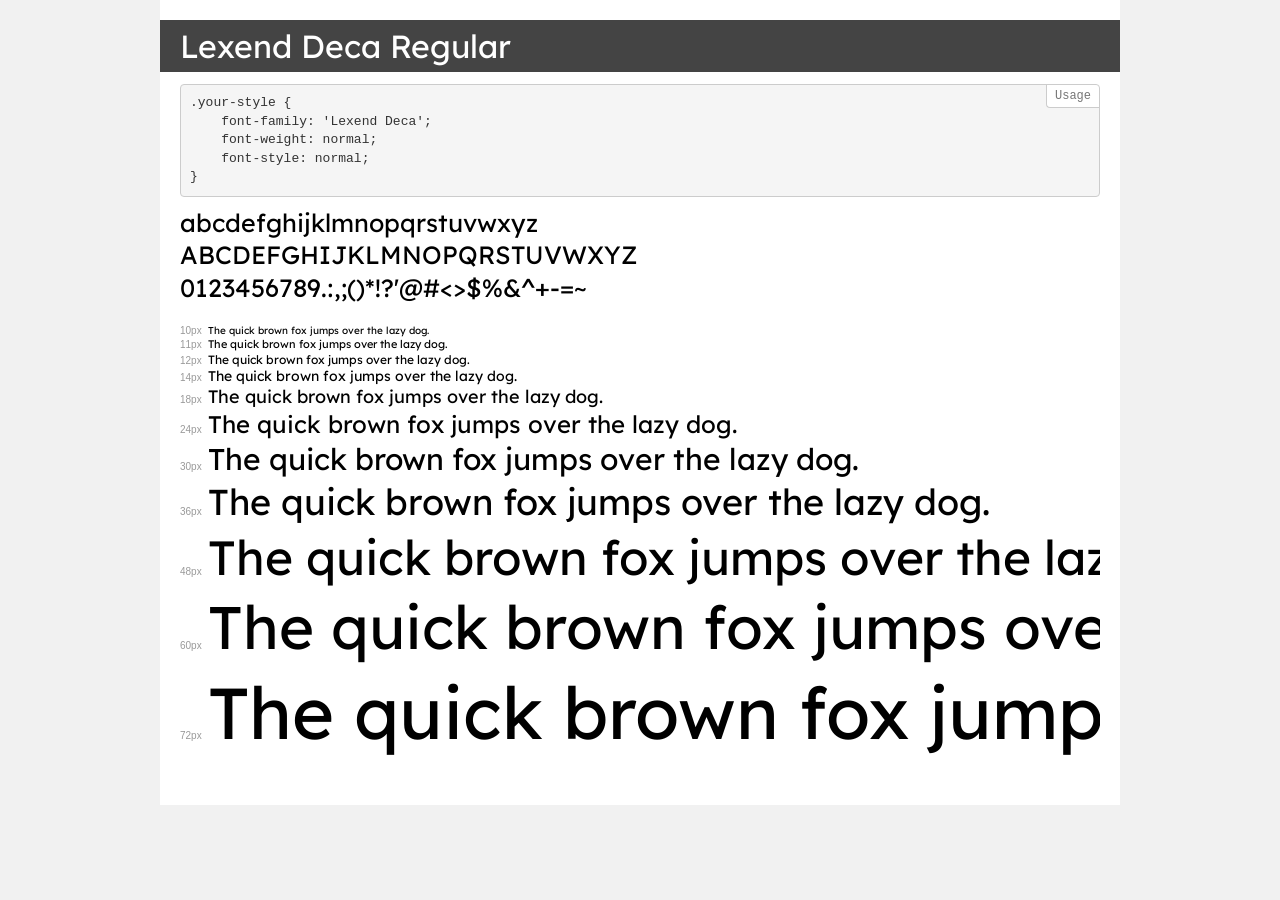
<file: assets/fonts/lexend-deca/demo.html>
<!DOCTYPE html>
<html>
<head>
    <meta charset="utf-8">
    <meta content="IE=edge" http-equiv="X-UA-Compatible">
    <meta content="width=device-width, initial-scale=1" name="viewport">
    <meta content="noindex, noarchive" name="robots">
    <meta content="telephone=no" name="format-detection">
    <title>Transfonter demo</title>
    <link href="stylesheet.css" rel="stylesheet">
    <style>
        /*
        http://meyerweb.com/eric/tools/css/reset/
        v2.0 | 20110126
        License: none (public domain)
        */
        html, body, div, span, applet, object, iframe,
        h1, h2, h3, h4, h5, h6, p, blockquote, pre,
        a, abbr, acronym, address, big, cite, code,
        del, dfn, em, img, ins, kbd, q, s, samp,
        small, strike, strong, sub, sup, tt, var,
        b, u, i, center,
        dl, dt, dd, ol, ul, li,
        fieldset, form, label, legend,
        table, caption, tbody, tfoot, thead, tr, th, td,
        article, aside, canvas, details, embed,
        figure, figcaption, footer, header, hgroup,
        menu, nav, output, ruby, section, summary,
        time, mark, audio, video {
            margin: 0;
            padding: 0;
            border: 0;
            font-size: 100%;
            font: inherit;
            vertical-align: baseline;
        }

        /* HTML5 display-role reset for older browsers */
        article, aside, details, figcaption, figure,
        footer, header, hgroup, menu, nav, section {
            display: block;
        }

        body {
            line-height: 1;
        }

        ol, ul {
            list-style: none;
        }

        blockquote, q {
            quotes: none;
        }

        blockquote:before, blockquote:after,
        q:before, q:after {
            content: '';
            content: none;
        }

        table {
            border-collapse: collapse;
            border-spacing: 0;
        }

        /* common styles */
        body {
            background: #f1f1f1;
            color: #000;
        }

        .page {
            background: #fff;
            width: 920px;
            margin: 0 auto;
            padding: 20px 20px 0 20px;
            overflow: hidden;
        }

        .font-container {
            overflow-x: auto;
            overflow-y: hidden;
            margin-bottom: 40px;
            line-height: 1.3;
            white-space: nowrap;
            padding-bottom: 5px;
        }

        h1 {
            position: relative;
            background: #444;
            font-size: 32px;
            color: #fff;
            padding: 10px 20px;
            margin: 0 -20px 12px -20px;
        }

        .letters {
            font-size: 25px;
            margin-bottom: 20px;
        }

        .s10:before {
            content: '10px';
        }

        .s11:before {
            content: '11px';
        }

        .s12:before {
            content: '12px';
        }

        .s14:before {
            content: '14px';
        }

        .s18:before {
            content: '18px';
        }

        .s24:before {
            content: '24px';
        }

        .s30:before {
            content: '30px';
        }

        .s36:before {
            content: '36px';
        }

        .s48:before {
            content: '48px';
        }

        .s60:before {
            content: '60px';
        }

        .s72:before {
            content: '72px';
        }

        .s10:before, .s11:before, .s12:before, .s14:before,
        .s18:before, .s24:before, .s30:before, .s36:before,
        .s48:before, .s60:before, .s72:before {
            font-family: Arial, sans-serif;
            font-size: 10px;
            font-weight: normal;
            font-style: normal;
            color: #999;
            padding-right: 6px;
        }

        pre {
            display: block;
            position: relative;
            padding: 9px;
            margin: 0 0 10px;
            font-family: Monaco, Menlo, Consolas, "Courier New", monospace !important;
            font-size: 13px;
            line-height: 1.428571429;
            color: #333;
            font-weight: normal !important;
            font-style: normal !important;
            background-color: #f5f5f5;
            border: 1px solid #ccc;
            overflow-x: auto;
            border-radius: 4px;
        }

        pre:after {
            display: block;
            position: absolute;
            right: 0;
            top: 0;
            content: 'Usage';
            line-height: 1;
            padding: 5px 8px;
            font-size: 12px;
            color: #767676;
            background-color: #fff;
            border: 1px solid #ccc;
            border-right: none;
            border-top: none;
            border-radius: 0 4px 0 4px;
            z-index: 10;
        }

        /* responsive */
        @media (max-width: 959px) {
            .page {
                width: auto;
                margin: 0;
            }
        }
    </style>
</head>
<body>
<div class="page">
    <div class="demo" style="font-family: 'Lexend Deca'; font-weight: normal; font-style: normal;">
        <h1>Lexend Deca Regular</h1>
        <pre>.your-style {
    font-family: 'Lexend Deca';
    font-weight: normal;
    font-style: normal;
}</pre>
        <div class="font-container">
            <p class="letters">
                abcdefghijklmnopqrstuvwxyz<br>
                ABCDEFGHIJKLMNOPQRSTUVWXYZ<br>
                0123456789.:,;()*!?'@#<>$%&^+-=~
            </p>
            <p class="s10" style="font-size: 10px;">The quick brown fox jumps over the lazy dog.</p>
            <p class="s11" style="font-size: 11px;">The quick brown fox jumps over the lazy dog.</p>
            <p class="s12" style="font-size: 12px;">The quick brown fox jumps over the lazy dog.</p>
            <p class="s14" style="font-size: 14px;">The quick brown fox jumps over the lazy dog.</p>
            <p class="s18" style="font-size: 18px;">The quick brown fox jumps over the lazy dog.</p>
            <p class="s24" style="font-size: 24px;">The quick brown fox jumps over the lazy dog.</p>
            <p class="s30" style="font-size: 30px;">The quick brown fox jumps over the lazy dog.</p>
            <p class="s36" style="font-size: 36px;">The quick brown fox jumps over the lazy dog.</p>
            <p class="s48" style="font-size: 48px;">The quick brown fox jumps over the lazy dog.</p>
            <p class="s60" style="font-size: 60px;">The quick brown fox jumps over the lazy dog.</p>
            <p class="s72" style="font-size: 72px;">The quick brown fox jumps over the lazy dog.</p>
        </div>
    </div>
</div>
</body>
</html>
</file>
<file: assets/css/index.css>
@import url('../fonts/inter/stylesheet.css');
@import url('../fonts/lexend-deca/stylesheet.css');
@import url('../fonts/asap/stylesheet.css');

:root {
    --font-family: 'Inter', sans-serif;
    --font-size-base: 16px;
    --radius-base: 10px;
    --space-scale: 1;

    color-scheme: light;

    --color-primary: hsl(243 75% 59%);
    --color-primary-contrast: hsl(0 0% 100%);
    --color-primary-soft: hsl(244 76% 97%);
    --color-surface: hsl(0 0% 100%);
    --color-bg: hsl(240 75% 98%);
    --color-border: hsl(243 76% 92%);
    --color-text: hsl(0 0% 8%);
    --color-text-muted: hsl(0 0% 40%);
    --color-hover: hsl(240 75% 98%);
    --color-focus: var(--color-primary);

    --color-danger: hsl(0 72% 51%);
    --color-danger-contrast: hsl(0 0% 100%);
    --color-danger-bg: hsl(0 86% 97%);
    --color-danger-border: hsl(0 96% 89%);

    --color-table-header-bg: hsl(243 73% 94%);
    --color-table-header-text: var(--color-text);
    --color-row-alt: hsl(240 80% 98%);
    --color-row-hover: hsl(240 72% 96%);

    --color-backdrop: hsl(243 53% 18% / 0.45);
    --shadow-sm: 0 1px 2px hsl(243 53% 18% / 0.06);
    --shadow-md: 0 8px 24px hsl(243 53% 18% / 0.12);

    --focus-width: 2px;
    --dialog-border: none;
    --icon-invert: 0;
    --icon-on-primary-invert: 1;
    --icon-on-danger-invert: 1;

    --sp-1: calc(4px * var(--space-scale));
    --sp-2: calc(8px * var(--space-scale));
    --sp-3: calc(12px * var(--space-scale));
    --sp-4: calc(16px * var(--space-scale));
    --sp-5: calc(24px * var(--space-scale));
    --sp-6: calc(32px * var(--space-scale));

    --border-width: 1px;
    --icon-size: 18px;
    --icon-size-sm: 14px;
    --icon-size-btn: 16px;
    --control-size: 32px;
    --swatch-width: 64px;
    --swatch-height: 40px;
    --control-radius: calc(var(--radius-base) * 0.6);
    --pill-radius: 999px;

    --dialog-width: 480px;
    --dialog-width-sm: 420px;
    --dialog-width-md: 600px;
    --dialog-width-lg: 760px;
    --dialog-width-xl: 1100px;

    --transition-fast: 0.15s ease;
    --transition-snappy: 0.05s ease;
    --transition-toast: 0.2s ease;
}

:root[data-theme="dark"] {
    color-scheme: dark;

    --color-primary: hsl(235 89% 74%);
    --color-primary-contrast: hsl(228 30% 8%);
    --color-primary-soft: hsl(235 40% 18%);
    --color-surface: hsl(228 24% 12%);
    --color-bg: hsl(228 30% 7%);
    --color-border: hsl(228 20% 24%);
    --color-text: hsl(220 20% 93%);
    --color-text-muted: hsl(220 12% 68%);
    --color-hover: hsl(228 24% 18%);
    --color-focus: var(--color-primary);

    --color-danger: hsl(0 84% 63%);
    --color-danger-contrast: hsl(228 30% 8%);
    --color-danger-bg: hsl(0 45% 16%);
    --color-danger-border: hsl(0 45% 30%);

    --color-table-header-bg: hsl(228 28% 18%);
    --color-table-header-text: var(--color-text);
    --color-row-alt: hsl(228 24% 14%);
    --color-row-hover: hsl(228 26% 20%);

    --color-backdrop: hsl(0 0% 0% / 0.65);
    --shadow-sm: 0 1px 2px hsl(0 0% 0% / 0.4);
    --shadow-md: 0 8px 24px hsl(0 0% 0% / 0.55);

    --dialog-border: var(--border-width) solid var(--color-border);
    --icon-invert: 1;
    --icon-on-primary-invert: 0;
    --icon-on-danger-invert: 0;
}

:root[data-theme="contrast"] {
    color-scheme: dark;

    --color-primary: hsl(50 100% 50%);
    --color-primary-contrast: hsl(0 0% 0%);
    --color-primary-soft: hsl(50 100% 12%);
    --color-surface: hsl(0 0% 0%);
    --color-bg: hsl(0 0% 0%);
    --color-border: hsl(0 0% 100%);
    --color-text: hsl(0 0% 100%);
    --color-text-muted: hsl(0 0% 100%);
    --color-hover: hsl(50 100% 13%);
    --color-focus: hsl(187 100% 50%);

    --color-danger: hsl(0 100% 71%);
    --color-danger-contrast: hsl(0 0% 0%);
    --color-danger-bg: hsl(0 0% 0%);
    --color-danger-border: hsl(0 100% 71%);

    --color-table-header-bg: hsl(50 100% 50%);
    --color-table-header-text: hsl(0 0% 0%);
    --color-row-alt: hsl(0 0% 10%);
    --color-row-hover: hsl(50 100% 13%);

    --color-backdrop: hsl(0 0% 0% / 0.85);
    --shadow-sm: none;
    --shadow-md: none;

    --focus-width: 3px;
    --border-width: 2px;
    --dialog-border: var(--border-width) solid var(--color-border);
    --icon-invert: 1;
    --icon-on-primary-invert: 0;
    --icon-on-danger-invert: 0;
}

*, *::before, *::after {
    box-sizing: border-box;
}

[hidden] {
    display: none !important;
}

body {
    margin: 0;
    font-family: var(--font-family);
    font-size: var(--font-size-base);
    color: var(--color-text);
    background: var(--color-bg);
    line-height: 1.5;
    -webkit-font-smoothing: antialiased;
}

h1, h2, h3 {
    font-weight: 600;
    margin: 0 0 var(--sp-2);
    line-height: 1.25;
}

h1 {
    font-size: 1.6em;
}

h2 {
    font-size: 1.25em;
}

p {
    margin: 0 0 var(--sp-2);
    color: var(--color-text-muted);
}

a {
    color: var(--color-primary);
}

code {
    font-family: ui-monospace, SFMono-Regular, Menlo, monospace;
}

:root[data-theme="contrast"] a:not(.btn):not(.app-brand):not(.row-title):not(.back-link) {
    text-decoration: underline;
}


.icon {
    width: var(--icon-size);
    height: var(--icon-size);
    flex: none;
    filter: invert(var(--icon-invert));
}

.btn--primary .icon {
    filter: brightness(0) invert(var(--icon-on-primary-invert));
}

.btn--danger .icon {
    filter: brightness(0) invert(var(--icon-on-danger-invert));
}

/* App shell */
.app-header {
    display: flex;
    align-items: center;
    justify-content: space-between;
    padding: var(--sp-3) var(--sp-5);
    background: var(--color-surface);
    border-bottom: var(--border-width) solid var(--color-border);
    position: sticky;
    top: 0;
    z-index: 10;
}

.app-brand {
    display: flex;
    align-items: center;
    gap: var(--sp-2);
    font-weight: 700;
    font-size: 1.1em;
    text-decoration: none;
    color: var(--color-text);
}

.app-brand .brand-dot {
    width: 10px;
    height: 10px;
    border-radius: var(--pill-radius);
    background: var(--color-primary);
}

.app-main {
    max-width: 1080px;
    margin: 0 auto;
    padding: var(--sp-5);
}

body[data-route="take"] .app-main {
    max-width: 720px;
}

/* Page header */
.page-header {
    display: flex;
    align-items: flex-start;
    justify-content: space-between;
    gap: var(--sp-4);
    margin-bottom: var(--sp-5);
    flex-wrap: wrap;
}

.page-subtitle {
    max-width: 60ch;
}

.header-actions {
    display: flex;
    gap: var(--sp-2);
    flex-wrap: wrap;
}

.back-link {
    display: inline-flex;
    align-items: center;
    gap: 2px;
    font-size: 0.9em;
    text-decoration: none;
    color: var(--color-text-muted);
    margin-bottom: var(--sp-2);
}

.back-link .icon {
    width: var(--icon-size-sm);
    height: var(--icon-size-sm);
}

.slug-chip {
    display: inline-block;
    background: var(--color-bg);
    border: var(--border-width) solid var(--color-border);
    padding: 2px 8px;
    border-radius: var(--pill-radius);
    font-size: 0.82em;
    color: var(--color-text-muted);
}

/* Buttons */
.btn {
    display: inline-flex;
    align-items: center;
    gap: 6px;
    border-radius: var(--radius-base);
    border: var(--border-width) solid transparent;
    padding: var(--sp-2) var(--sp-4);
    font: inherit;
    font-weight: 600;
    font-size: 0.92em;
    cursor: pointer;
    transition: background var(--transition-fast), border-color var(--transition-fast), transform var(--transition-snappy);
}

.btn:active {
    transform: translateY(1px);
}

.btn .icon {
    width: var(--icon-size-btn);
    height: var(--icon-size-btn);
}

.btn--primary {
    background: var(--color-primary);
    color: var(--color-primary-contrast);
}

.btn--primary:hover {
    filter: brightness(1.08);
}

:root[data-theme="contrast"] .btn--primary:hover {
    filter: none;
    outline: 2px solid var(--color-text);
    outline-offset: 2px;
}

.btn--ghost {
    background: transparent;
    border-color: var(--color-border);
    color: var(--color-text);
}

.btn--ghost:hover {
    background: var(--color-hover);
}

.btn--danger {
    background: var(--color-danger);
    color: var(--color-danger-contrast);
}

.btn--sm {
    padding: 6px 10px;
    font-size: 0.85em;
}

.btn[disabled] {
    opacity: 0.45;
    cursor: not-allowed;
}

.icon-button {
    display: inline-flex;
    align-items: center;
    justify-content: center;
    width: var(--control-size);
    height: var(--control-size);
    border-radius: var(--radius-base);
    border: var(--border-width) solid var(--color-border);
    background: var(--color-surface);
    color: var(--color-text-muted);
    cursor: pointer;
}

.icon-button:hover {
    background: var(--color-hover);
    color: var(--color-text);
}

.icon-button--danger:hover {
    background: var(--color-danger-bg);
    color: var(--color-danger);
    border-color: var(--color-danger-border);
}

.row-title {
    font-weight: 600;
    text-decoration: none;
    color: var(--color-text);
}

.row-title:hover {
    color: var(--color-primary);
}

.row-actions {
    display: flex;
    gap: var(--sp-1);
}

.empty-state {
    text-align: center;
    padding: var(--sp-6) var(--sp-4);
    color: var(--color-text-muted);
    background: var(--color-surface);
    border: var(--border-width) dashed var(--color-border);
    border-radius: var(--radius-base);
    display: flex;
    flex-direction: column;
    align-items: center;
    gap: var(--sp-3);
}

/* Forms & fields */
.form {
    display: flex;
    flex-direction: column;
    gap: var(--sp-4);
}

.field {
    display: flex;
    flex-direction: column;
    gap: 6px;
}

fieldset.field {
    border: 0;
    padding: 0;
    margin: 0;
}

fieldset.field legend.field-label {
    padding: 0;
    margin-bottom: 6px;
}

.field-row {
    display: flex;
    gap: var(--sp-3);
}

.field-row .field {
    flex: 1;
}

.field-label {
    font-weight: 600;
    font-size: 0.88em;
}

.field-hint {
    font-weight: 400;
    color: var(--color-text-muted);
}

.field-help {
    margin: -4px 0 0;
    font-size: 0.85em;
}


.field-error {
    display: flex;
    align-items: flex-start;
    gap: 6px;
    color: var(--color-danger);
    font-size: 0.85em;
    font-weight: 500;
    margin: 0;
}

.field-error::before {
    content: "";
    flex: none;
    width: 1.15em;
    height: 1.15em;
    margin-top: 0.1em;
    background: currentColor;
    -webkit-mask: var(--icon-alert) center / contain no-repeat;
    mask: var(--icon-alert) center / contain no-repeat;
}

:root {
    --icon-alert: url("data:image/svg+xml,%3Csvg xmlns='http://www.w3.org/2000/svg' viewBox='0 0 24 24'%3E%3Cpath d='M12 2a10 10 0 1 0 0 20 10 10 0 0 0 0-20Zm-1 5h2v7h-2V7Zm0 9h2v2h-2v-2Z'/%3E%3C/svg%3E");
}

:is(input, select, textarea)[aria-invalid="true"]:not([type="radio"], [type="checkbox"]) {
    border-color: var(--color-danger);
    box-shadow: inset 0 0 0 1px var(--color-danger);
}

.choice-group:has([aria-invalid="true"]) .choice-option,
.choice-option:has([aria-invalid="true"]) {
    border-color: var(--color-danger);
}

.form-note {
    font-size: 0.85em;
    margin: 0;
}

.field[data-required] .field-label::after {
    content: " *";
    content: " *" / "";
    color: var(--color-danger);
}

.visually-hidden {
    position: absolute;
    width: 1px;
    height: 1px;
    margin: -1px;
    padding: 0;
    overflow: hidden;
    clip: rect(0, 0, 0, 0);
    white-space: nowrap;
    border: 0;
}

input, select, textarea, .field-control {
    font: inherit;
    font-size: 0.95em;
    color: var(--color-text);
    background: var(--color-surface);
    border: var(--border-width) solid var(--color-border);
    border-radius: var(--control-radius);
    padding: 9px 11px;
    width: 100%;
}

textarea {
    resize: vertical;
}

input:focus, select:focus, textarea:focus, button:focus-visible {
    outline: var(--focus-width) solid var(--color-focus);
    outline-offset: 1px;
}

input[type="color"] {
    padding: 4px;
    height: var(--swatch-height);
    width: var(--swatch-width);
}

input[type="color"]:disabled {
    opacity: 0.45;
    cursor: not-allowed;
}

input[type="checkbox"], input[type="radio"] {
    width: auto;
    accent-color: var(--color-primary);
}

.field-control-checkbox {
    width: auto;
    accent-color: var(--color-primary);
}

.range-wrap {
    display: flex;
    align-items: center;
    gap: var(--sp-3);
}

.range-wrap input[type="range"] {
    flex: 1;
    padding: 0;
    accent-color: var(--color-primary);
}

.range-output {
    font-variant-numeric: tabular-nums;
    color: var(--color-text-muted);
    min-width: 2.5em;
}

.choice-group {
    display: flex;
    flex-direction: column;
    gap: var(--sp-2);
}

.choice-option {
    display: flex;
    align-items: center;
    gap: var(--sp-2);
    border: var(--border-width) solid var(--color-border);
    border-radius: var(--control-radius);
    padding: var(--sp-2) var(--sp-3);
    cursor: pointer;
    font-size: 0.92em;
}

.choice-option:hover {
    background: var(--color-hover);
}

.choice-option:has(input:checked) {
    border-color: var(--color-primary);
    background: var(--color-primary-soft);
}

.choice-option--single {
    display: inline-flex;
}

.dynamic-fields {
    display: flex;
    flex-direction: column;
    gap: var(--sp-4);
}

.options-editor {
    display: flex;
    flex-direction: column;
    gap: var(--sp-2);
    margin-bottom: var(--sp-2);
}

.option-row {
    display: grid;
    grid-template-columns: 1fr 1fr auto;
    gap: var(--sp-2);
    align-items: center;
}

/* Theme picker (Light / Dark / High contrast) */
.theme-options {
    display: grid;
    grid-template-columns: repeat(3, 1fr);
    gap: var(--sp-2);
}

.theme-options input {
    position: absolute;
    width: 1px;
    height: 1px;
    margin: -1px;
    padding: 0;
    overflow: hidden;
    clip: rect(0, 0, 0, 0);
    white-space: nowrap;
    border: 0;
}

.theme-options label {
    display: flex;
    align-items: center;
    justify-content: center;
    min-height: 40px;
    padding: 6px var(--sp-2);
    text-align: center;
    font-size: 0.88em;
    font-weight: 500;
    line-height: 1.2;
    cursor: pointer;
    border: var(--border-width) solid var(--color-border);
    border-radius: var(--control-radius);
    transition: background var(--transition-fast), border-color var(--transition-fast);
}

.theme-options label:hover {
    background: var(--color-hover);
}

.theme-options input:checked + label {
    background: var(--color-primary);
    color: var(--color-primary-contrast);
    border-color: var(--color-primary);
}

.theme-options input:focus-visible + label {
    outline: var(--focus-width) solid var(--color-focus);
    outline-offset: 2px;
}

/* Survey form */
.survey-form {
    display: flex;
    flex-direction: column;
    gap: var(--sp-5);
}

.survey-form .field {
    background: transparent;
}

/* Dialog */
dialog.dialog {
    border: var(--dialog-border);
    border-radius: var(--radius-base);
    padding: 0;
    width: min(var(--dialog-width), calc(100vw - 32px));
    box-shadow: var(--shadow-md);
    background: var(--color-surface);
    color: var(--color-text);
}

dialog.dialog--sm {
    width: min(var(--dialog-width-sm), calc(100vw - 32px));
}

dialog.dialog--md {
    width: min(var(--dialog-width-md), calc(100vw - 32px));
}

dialog.dialog--lg {
    width: min(var(--dialog-width-lg), calc(100vw - 32px));
}

dialog#preview-dialog {
    width: min(var(--dialog-width-xl), calc(100vw - 32px));
    height: calc(100dvh - 32px);
    max-height: none;
    overflow: hidden;
}

dialog#preview-dialog[open] {
    display: flex;
    flex-direction: column;
}

#preview-dialog .dialog-header {
    flex: none;
}

#preview-dialog .dialog-body {
    flex: 1 1 0;
    min-height: 0;
    max-height: none;
    overflow-y: auto;
}

dialog.dialog::backdrop {
    background: var(--color-backdrop);
}

.dialog-header {
    display: flex;
    align-items: center;
    justify-content: space-between;
    padding: var(--sp-4) var(--sp-5);
    border-bottom: var(--border-width) solid var(--color-border);
}

.dialog-title {
    margin: 0;
}

.dialog-body {
    padding: var(--sp-5);
    max-height: 72vh;
    overflow-y: auto;
}

.dialog-body.preview-body {
    background: var(--color-bg);
}

.dialog-actions {
    display: flex;
    justify-content: flex-end;
    gap: var(--sp-2);
    padding-top: var(--sp-2);
}

.dialog-message {
    margin: 0 0 var(--sp-3);
}

.preview-note {
    font-size: 0.85em;
    margin-bottom: var(--sp-4);
}

.preview-body .survey-form {
    display: grid;
    grid-template-columns: repeat(auto-fill, minmax(min(260px, 100%), 1fr));
    gap: var(--sp-5) var(--sp-4);
    align-items: start;
}

.preview-body .survey-form > * {
    min-width: 0;
}

/* Toast */
#toast-host {
    position: fixed;
    bottom: var(--sp-5);
    right: var(--sp-5);
    display: flex;
    flex-direction: column;
    gap: var(--sp-2);
    z-index: 100;
}

.toast {
    background: var(--color-text);
    color: var(--color-surface);
    padding: var(--sp-2) var(--sp-4);
    border-radius: var(--control-radius);
    border: var(--border-width) solid var(--color-border);
    box-shadow: var(--shadow-md);
    opacity: 0;
    transform: translateY(8px);
    transition: opacity var(--transition-toast), transform var(--transition-toast);
    font-size: 0.9em;
}

.toast--visible {
    opacity: 1;
    transform: translateY(0);
}

.toast--danger {
    background: var(--color-danger);
    color: var(--color-danger-contrast);
}

/* Take-survey page */
.survey-take-nav {
    display: flex;
    align-items: center;
    justify-content: center;
    gap: var(--sp-2);
    flex-wrap: wrap;
    margin: var(--sp-4) 0;
}

.survey-take-position {
    color: var(--color-text-muted);
    font-size: 0.85em;
    padding: 0 var(--sp-2);
}

.survey-take-nav a[aria-disabled="true"] {
    pointer-events: none;
    opacity: 0.4;
}

.survey-take-card {
    background: var(--color-surface);
    border: var(--border-width) solid var(--color-border);
    border-radius: var(--radius-base);
    padding: var(--sp-6);
    box-shadow: var(--shadow-sm);
}

.survey-take-details {
    margin-bottom: var(--sp-5);
    padding-bottom: var(--sp-4);
    border-bottom: var(--border-width) solid var(--color-border);
}

.success-panel {
    text-align: center;
    padding: var(--sp-6) 0;
    display: flex;
    flex-direction: column;
    align-items: center;
    gap: var(--sp-2);
}

@media (max-width: 640px) {
    .app-main {
        padding: var(--sp-4);
    }

    .survey-take-card {
        padding: var(--sp-4);
    }
}
</file>
<file: assets/css/data_table.css>
.dt {
    display: flex;
    flex-direction: column;
    gap: 0;
    font-size: 0.875em;
    min-width: 0;
    background: var(--color-surface);
    border: var(--border-width) solid var(--color-border);
    border-radius: var(--radius-base);
    box-shadow: var(--shadow-sm);
    overflow: hidden;
}

.dt input, .dt select {
    font-size: 1em;
    padding: 4px 8px;
    width: auto;
    min-width: 0;
}

.dt input[type="checkbox"] {
    padding: 0;
}

.dt .btn {
    font-size: 1em;
}

.dt-sr {
    position: absolute;
    width: 1px;
    height: 1px;
    margin: -1px;
    padding: 0;
    overflow: hidden;
    clip: rect(0, 0, 0, 0);
    white-space: nowrap;
    border: 0;
}

.dt-icon {
    display: inline-flex;
    flex: none;
}

/* Toolbar */
.dt-toolbar {
    display: flex;
    flex-wrap: wrap;
    align-items: center;
    justify-content: space-between;
    gap: var(--sp-2) var(--sp-4);
    padding: var(--sp-3);
    border-bottom: var(--border-width) solid var(--color-border);
}

.dt-search {
    display: flex;
    align-items: center;
    gap: var(--sp-2);
    flex: 1 1 32rem;
    min-width: 0;
}

.dt-search-fields {
    flex: 1;
    min-width: 0;
}

.dt-tools {
    display: flex;
    gap: var(--sp-2);
}

.dt-badge {
    display: inline-block;
    min-width: 1.5em;
    padding: 0 6px;
    border-radius: var(--pill-radius);
    background: var(--color-primary);
    color: var(--color-primary-contrast);
    font-size: 0.85em;
    font-weight: 700;
    line-height: 1.5;
    text-align: center;
}

/* Notice banner (invalid saved view, rejected setState) */
.dt-notice {
    display: flex;
    align-items: flex-start;
    justify-content: space-between;
    gap: var(--sp-2);
    padding: var(--sp-2) var(--sp-3);
    border-bottom: var(--border-width) solid var(--color-danger-border);
    background: var(--color-danger-bg);
    color: var(--color-danger);
}

.dt-notice ul {
    margin: var(--sp-1) 0 0;
    padding-inline-start: 1.2em;
}

/* Condition rows (quick search + filter dialog) */
.dt-cond {
    display: flex;
    flex-wrap: wrap;
    align-items: center;
    gap: var(--sp-2);
}

.dt-cond > select {
    flex: 1 1 9rem;
}

.dt-slot {
    flex: 1 1 9rem;
    display: flex;
    min-width: 0;
}

.dt-slot > select {
    width: 100%;
}

.dt-slot--values {
    flex: 2 1 12rem;
    align-items: center;
    gap: var(--sp-2);
}

.dt-slot--values > :is(input, select) {
    flex: 1;
    width: 100%;
}

.dt-and {
    color: var(--color-text-muted);
}

.dt .dt-cond [aria-invalid="true"] {
    border-color: var(--color-danger);
}

.dt-cond-error {
    flex: 1 0 100%;
    margin: 0;
}

.dt-cond--sort .dt-rank {
    flex: 0 0 4.5rem;
    color: var(--color-text-muted);
}

/* Active filter/sort chips */
.dt-chips {
    display: flex;
    flex-wrap: wrap;
    align-items: center;
    gap: var(--sp-1) var(--sp-2);
    list-style: none;
    margin: 0;
    padding: var(--sp-2) var(--sp-3);
    border-bottom: var(--border-width) solid var(--color-border);
}

.dt-chip {
    display: inline-flex;
    align-items: center;
    gap: 2px;
    padding: 1px 2px 1px 10px;
    border: var(--border-width) solid var(--color-border);
    border-radius: var(--pill-radius);
    background: var(--color-primary-soft);
    color: var(--color-text);
    max-width: 100%;
}

.dt-chip__edit {
    font: inherit;
    font-size: 0.9em;
    color: inherit;
    background: none;
    border: 0;
    padding: 2px 0;
    text-align: start;
    cursor: pointer;
    overflow-wrap: anywhere;
}

.dt-chip__edit:hover {
    text-decoration: underline;
}

.dt-chip__edit strong {
    font-weight: 600;
}

/* Table */
.dt-scroll {
    overflow: auto;
    min-height: min(var(--dt-min-height, 14rem), var(--dt-max-height, 70vh));
    max-height: var(--dt-max-height, 70vh);
}

.dt--loading .dt-scroll {
    opacity: 0.6;
}

.dt-table {
    width: 100%;
    min-width: 36rem;
    border-collapse: separate;
    border-spacing: 0;
}

.dt-table th, .dt-table td {
    padding: var(--sp-1) var(--sp-3);
    text-align: start;
    white-space: nowrap;
    border-bottom: var(--border-width) solid var(--color-border);
    vertical-align: middle;
}

.dt-table tbody tr:last-child td {
    border-bottom: 0;
}

.dt-table thead th {
    position: sticky;
    top: 0;
    z-index: 2;
    background: var(--color-table-header-bg);
    color: var(--color-table-header-text);
    font-size: 0.85em;
    font-weight: 700;
    letter-spacing: 0.03em;
}

.dt-table [data-align="end"] {
    text-align: end;
    font-variant-numeric: tabular-nums;
}

.dt-table [data-align="center"] {
    text-align: center;
}

.dt-table [data-align="end"] .dt-sort {
    flex-direction: row-reverse;
}

.dt-table td.dt-wrap {
    white-space: normal;
}

.dt-table td.dt-clip {
    overflow: hidden;
    text-overflow: ellipsis;
}

.dt-table tbody tr:nth-child(even) {
    background: var(--color-row-alt);
}

.dt-table tbody tr:hover {
    background: var(--color-row-hover);
}

.dt-null {
    color: var(--color-text-muted);
}

.dt-state {
    padding: var(--sp-6) var(--sp-4);
    text-align: center;
    white-space: normal;
}

.dt-state p {
    margin-bottom: var(--sp-2);
}

/* Sortable header */
.dt-sort {
    display: inline-flex;
    align-items: center;
    gap: 4px;
    padding: 0;
    border: 0;
    background: none;
    color: inherit;
    font: inherit;
    cursor: pointer;
}

.dt-carets {
    display: inline-flex;
    flex-direction: column;
    line-height: 0;
}

.dt-caret {
    display: inline-flex;
    opacity: 0.3;
}

th[aria-sort="ascending"] .dt-caret--up,
th[aria-sort="descending"] .dt-caret--down {
    opacity: 1;
}

.dt-sort-rank {
    font-size: 0.8em;
}

/* Sticky actions column */
.dt-table .dt-col-actions {
    position: sticky;
    inset-inline-end: 0;
    width: 1%;
    padding-inline: var(--sp-1);
    text-align: end;
    background: var(--color-surface);
    border-inline-start: var(--border-width) solid var(--color-border);
}

.dt-table thead .dt-col-actions {
    z-index: 3;
    background: var(--color-table-header-bg);
}

.dt-table tbody tr:nth-child(even) .dt-col-actions {
    background: var(--color-row-alt);
}

.dt-table tbody tr:hover .dt-col-actions {
    background: var(--color-row-hover);
}

/* Compact icon buttons */
.dt-icon-btn {
    display: inline-flex;
    align-items: center;
    justify-content: center;
    width: 26px;
    height: 26px;
    padding: 0;
    border: var(--border-width) solid transparent;
    border-radius: var(--control-radius);
    background: transparent;
    color: var(--color-text-muted);
    cursor: pointer;
}

.dt-icon-btn:hover:not(:disabled) {
    background: var(--color-hover);
    color: var(--color-text);
    border-color: var(--color-border);
}

.dt-icon-btn--danger:hover:not(:disabled) {
    background: var(--color-danger-bg);
    color: var(--color-danger);
    border-color: var(--color-danger-border);
}

.dt-icon-btn:disabled {
    opacity: 0.35;
    cursor: not-allowed;
}

/* Footer */
.dt-footer {
    display: flex;
    flex-wrap: wrap;
    align-items: center;
    justify-content: space-between;
    gap: var(--sp-2) var(--sp-4);
    padding: var(--sp-2) var(--sp-3);
    border-top: var(--border-width) solid var(--color-border);
    color: var(--color-text-muted);
}

.dt-size, .dt-page-label {
    display: inline-flex;
    align-items: center;
    gap: var(--sp-2);
}

.dt-pager {
    display: inline-flex;
    align-items: center;
    gap: var(--sp-1);
}

.dt-page-input {
    width: 4.5em;
    text-align: center;
    font-variant-numeric: tabular-nums;
}

.dt .dt-page-input[aria-invalid="true"] {
    border-color: var(--color-danger);
}

.dt-page-error {
    flex: 1 0 100%;
    text-align: end;
}

/* Row action menu */
.dt-menu {
    position: fixed;
    inset: auto;
    margin: 0;
    min-width: 11rem;
    padding: var(--sp-1);
    border: var(--border-width) solid var(--color-border);
    border-radius: var(--radius-base);
    background: var(--color-surface);
    color: var(--color-text);
    box-shadow: var(--shadow-md);
    font-size: 0.875rem;
}

.dt-menu__item {
    display: flex;
    align-items: center;
    width: 100%;
    padding: var(--sp-2) var(--sp-3);
    border: 0;
    border-radius: var(--control-radius);
    background: none;
    color: inherit;
    font: inherit;
    text-align: start;
    text-decoration: none;
    cursor: pointer;
}

.dt-menu__item:hover:not(:disabled),
.dt-menu__item:focus-visible {
    background: var(--color-hover);
}

.dt-menu__item:disabled {
    opacity: 0.45;
    cursor: not-allowed;
}

.dt-menu__item--danger {
    color: var(--color-danger);
}

.dt-menu__sep {
    height: var(--border-width);
    margin: var(--sp-1) 0;
    background: var(--color-border);
}

/* Dialogs */
.dt-panel {
    display: flex;
    flex-direction: column;
    align-items: flex-start;
    gap: var(--sp-3);
}

.dt-panel > * {
    max-width: 100%;
}

.dt-conds {
    display: flex;
    flex-direction: column;
    gap: var(--sp-2);
    align-self: stretch;
}

.dt-match {
    display: inline-flex;
    align-items: center;
    gap: var(--sp-2);
}

.dt-hint {
    margin: 0;
}

.dt-columns {
    display: flex;
    flex-direction: column;
    gap: var(--sp-2);
    align-self: stretch;
    margin: 0;
    padding: 0;
    border: 0;
}

.dt-dialog .dialog-actions {
    align-self: stretch;
    padding-top: var(--sp-3);
}

.dt-dialog .dt-reset {
    margin-inline-end: auto;
}

@media (max-width: 640px) {
    .dt-search {
        flex-basis: 100%;
    }

    .dt-search-fields .dt-cond > * {
        flex-basis: 100%;
    }
}

@media (prefers-reduced-motion: no-preference) {
    .dt-scroll {
        transition: opacity var(--transition-fast);
    }
}
</file>
<file: assets/fonts/asap/stylesheet.css>
@font-face {
    font-family: 'Asap';
    src: url('Asap-SemiBoldItalic.eot');
    src: local('Asap SemiBold Italic'), local('Asap-SemiBoldItalic'),
    url('Asap-SemiBoldItalic.eot?#iefix') format('embedded-opentype'),
    url('Asap-SemiBoldItalic.woff2') format('woff2'),
    url('Asap-SemiBoldItalic.woff') format('woff'),
    url('Asap-SemiBoldItalic.ttf') format('truetype');
    font-weight: 600;
    font-style: italic;
}

@font-face {
    font-family: 'Asap';
    src: url('Asap-Medium.eot');
    src: local('Asap Medium'), local('Asap-Medium'),
    url('Asap-Medium.eot?#iefix') format('embedded-opentype'),
    url('Asap-Medium.woff2') format('woff2'),
    url('Asap-Medium.woff') format('woff'),
    url('Asap-Medium.ttf') format('truetype');
    font-weight: 500;
    font-style: normal;
}

@font-face {
    font-family: 'Asap';
    src: url('Asap-Bold.eot');
    src: local('Asap Bold'), local('Asap-Bold'),
    url('Asap-Bold.eot?#iefix') format('embedded-opentype'),
    url('Asap-Bold.woff2') format('woff2'),
    url('Asap-Bold.woff') format('woff'),
    url('Asap-Bold.ttf') format('truetype');
    font-weight: bold;
    font-style: normal;
}

@font-face {
    font-family: 'Asap';
    src: url('Asap-Regular.eot');
    src: local('Asap Regular'), local('Asap-Regular'),
    url('Asap-Regular.eot?#iefix') format('embedded-opentype'),
    url('Asap-Regular.woff2') format('woff2'),
    url('Asap-Regular.woff') format('woff'),
    url('Asap-Regular.ttf') format('truetype');
    font-weight: normal;
    font-style: normal;
}

@font-face {
    font-family: 'Asap';
    src: url('Asap-SemiBold.eot');
    src: local('Asap SemiBold'), local('Asap-SemiBold'),
    url('Asap-SemiBold.eot?#iefix') format('embedded-opentype'),
    url('Asap-SemiBold.woff2') format('woff2'),
    url('Asap-SemiBold.woff') format('woff'),
    url('Asap-SemiBold.ttf') format('truetype');
    font-weight: 600;
    font-style: normal;
}

@font-face {
    font-family: 'Asap';
    src: url('Asap-MediumItalic.eot');
    src: local('Asap Medium Italic'), local('Asap-MediumItalic'),
    url('Asap-MediumItalic.eot?#iefix') format('embedded-opentype'),
    url('Asap-MediumItalic.woff2') format('woff2'),
    url('Asap-MediumItalic.woff') format('woff'),
    url('Asap-MediumItalic.ttf') format('truetype');
    font-weight: 500;
    font-style: italic;
}

@font-face {
    font-family: 'Asap';
    src: url('Asap-BoldItalic.eot');
    src: local('Asap Bold Italic'), local('Asap-BoldItalic'),
    url('Asap-BoldItalic.eot?#iefix') format('embedded-opentype'),
    url('Asap-BoldItalic.woff2') format('woff2'),
    url('Asap-BoldItalic.woff') format('woff'),
    url('Asap-BoldItalic.ttf') format('truetype');
    font-weight: bold;
    font-style: italic;
}

@font-face {
    font-family: 'Asap';
    src: url('Asap-Italic.eot');
    src: local('Asap Italic'), local('Asap-Italic'),
    url('Asap-Italic.eot?#iefix') format('embedded-opentype'),
    url('Asap-Italic.woff2') format('woff2'),
    url('Asap-Italic.woff') format('woff'),
    url('Asap-Italic.ttf') format('truetype');
    font-weight: normal;
    font-style: italic;
}
</file>
<file: assets/fonts/inter/stylesheet.css>
@font-face {
    font-family: 'Inter';
    src: url('Inter-BoldItalic.eot');
    src: local('Inter Bold Italic'), local('Inter-BoldItalic'),
    url('Inter-BoldItalic.eot?#iefix') format('embedded-opentype'),
    url('Inter-BoldItalic.woff2') format('woff2'),
    url('Inter-BoldItalic.woff') format('woff'),
    url('Inter-BoldItalic.ttf') format('truetype');
    font-weight: bold;
    font-style: italic;
}

@font-face {
    font-family: 'Inter';
    src: url('Inter-MediumItalic.eot');
    src: local('Inter Medium Italic'), local('Inter-MediumItalic'),
    url('Inter-MediumItalic.eot?#iefix') format('embedded-opentype'),
    url('Inter-MediumItalic.woff2') format('woff2'),
    url('Inter-MediumItalic.woff') format('woff'),
    url('Inter-MediumItalic.ttf') format('truetype');
    font-weight: 500;
    font-style: italic;
}

@font-face {
    font-family: 'Inter';
    src: url('Inter-ThinItalicBETA.eot');
    src: local('Inter Thin Italic BETA'), local('Inter-ThinItalicBETA'),
    url('Inter-ThinItalicBETA.eot?#iefix') format('embedded-opentype'),
    url('Inter-ThinItalicBETA.woff2') format('woff2'),
    url('Inter-ThinItalicBETA.woff') format('woff'),
    url('Inter-ThinItalicBETA.ttf') format('truetype');
    font-weight: 100;
    font-style: italic;
}

@font-face {
    font-family: 'Inter';
    src: url('Inter-Regular.eot');
    src: local('Inter Regular'), local('Inter-Regular'),
    url('Inter-Regular.eot?#iefix') format('embedded-opentype'),
    url('Inter-Regular.woff2') format('woff2'),
    url('Inter-Regular.woff') format('woff'),
    url('Inter-Regular.ttf') format('truetype');
    font-weight: normal;
    font-style: normal;
}

@font-face {
    font-family: 'Inter';
    src: url('Inter-Black.eot');
    src: local('Inter Black'), local('Inter-Black'),
    url('Inter-Black.eot?#iefix') format('embedded-opentype'),
    url('Inter-Black.woff2') format('woff2'),
    url('Inter-Black.woff') format('woff'),
    url('Inter-Black.ttf') format('truetype');
    font-weight: 900;
    font-style: normal;
}

@font-face {
    font-family: 'Inter';
    src: url('Inter-BlackItalic.eot');
    src: local('Inter Black Italic'), local('Inter-BlackItalic'),
    url('Inter-BlackItalic.eot?#iefix') format('embedded-opentype'),
    url('Inter-BlackItalic.woff2') format('woff2'),
    url('Inter-BlackItalic.woff') format('woff'),
    url('Inter-BlackItalic.ttf') format('truetype');
    font-weight: 900;
    font-style: italic;
}

@font-face {
    font-family: 'Inter';
    src: url('Inter-LightBETA.eot');
    src: local('Inter Light BETA'), local('Inter-LightBETA'),
    url('Inter-LightBETA.eot?#iefix') format('embedded-opentype'),
    url('Inter-LightBETA.woff2') format('woff2'),
    url('Inter-LightBETA.woff') format('woff'),
    url('Inter-LightBETA.ttf') format('truetype');
    font-weight: 300;
    font-style: normal;
}

@font-face {
    font-family: 'Inter';
    src: url('Inter-SemiBold.eot');
    src: local('Inter Semi Bold'), local('Inter-SemiBold'),
    url('Inter-SemiBold.eot?#iefix') format('embedded-opentype'),
    url('Inter-SemiBold.woff2') format('woff2'),
    url('Inter-SemiBold.woff') format('woff'),
    url('Inter-SemiBold.ttf') format('truetype');
    font-weight: 600;
    font-style: normal;
}

@font-face {
    font-family: 'Inter';
    src: url('Inter-ExtraBoldItalic.eot');
    src: local('Inter Extra Bold Italic'), local('Inter-ExtraBoldItalic'),
    url('Inter-ExtraBoldItalic.eot?#iefix') format('embedded-opentype'),
    url('Inter-ExtraBoldItalic.woff2') format('woff2'),
    url('Inter-ExtraBoldItalic.woff') format('woff'),
    url('Inter-ExtraBoldItalic.ttf') format('truetype');
    font-weight: 800;
    font-style: italic;
}

@font-face {
    font-family: 'Inter';
    src: url('Inter-Bold.eot');
    src: local('Inter Bold'), local('Inter-Bold'),
    url('Inter-Bold.eot?#iefix') format('embedded-opentype'),
    url('Inter-Bold.woff2') format('woff2'),
    url('Inter-Bold.woff') format('woff'),
    url('Inter-Bold.ttf') format('truetype');
    font-weight: bold;
    font-style: normal;
}

@font-face {
    font-family: 'Inter';
    src: url('Inter-ExtraLightItalicBETA.eot');
    src: local('Inter Extra Light Italic BETA'), local('Inter-ExtraLightItalicBETA'),
    url('Inter-ExtraLightItalicBETA.eot?#iefix') format('embedded-opentype'),
    url('Inter-ExtraLightItalicBETA.woff2') format('woff2'),
    url('Inter-ExtraLightItalicBETA.woff') format('woff'),
    url('Inter-ExtraLightItalicBETA.ttf') format('truetype');
    font-weight: 200;
    font-style: italic;
}

@font-face {
    font-family: 'Inter';
    src: url('Inter-ExtraLightBETA.eot');
    src: local('Inter Extra Light BETA'), local('Inter-ExtraLightBETA'),
    url('Inter-ExtraLightBETA.eot?#iefix') format('embedded-opentype'),
    url('Inter-ExtraLightBETA.woff2') format('woff2'),
    url('Inter-ExtraLightBETA.woff') format('woff'),
    url('Inter-ExtraLightBETA.ttf') format('truetype');
    font-weight: 200;
    font-style: normal;
}

@font-face {
    font-family: 'Inter';
    src: url('Inter-ExtraBold.eot');
    src: local('Inter Extra Bold'), local('Inter-ExtraBold'),
    url('Inter-ExtraBold.eot?#iefix') format('embedded-opentype'),
    url('Inter-ExtraBold.woff2') format('woff2'),
    url('Inter-ExtraBold.woff') format('woff'),
    url('Inter-ExtraBold.ttf') format('truetype');
    font-weight: 800;
    font-style: normal;
}

@font-face {
    font-family: 'Inter';
    src: url('Inter-ThinBETA.eot');
    src: local('Inter Thin BETA'), local('Inter-ThinBETA'),
    url('Inter-ThinBETA.eot?#iefix') format('embedded-opentype'),
    url('Inter-ThinBETA.woff2') format('woff2'),
    url('Inter-ThinBETA.woff') format('woff'),
    url('Inter-ThinBETA.ttf') format('truetype');
    font-weight: 100;
    font-style: normal;
}

@font-face {
    font-family: 'Inter';
    src: url('Inter-LightItalicBETA.eot');
    src: local('Inter Light Italic BETA'), local('Inter-LightItalicBETA'),
    url('Inter-LightItalicBETA.eot?#iefix') format('embedded-opentype'),
    url('Inter-LightItalicBETA.woff2') format('woff2'),
    url('Inter-LightItalicBETA.woff') format('woff'),
    url('Inter-LightItalicBETA.ttf') format('truetype');
    font-weight: 300;
    font-style: italic;
}

@font-face {
    font-family: 'Inter';
    src: url('Inter-Italic.eot');
    src: local('Inter Italic'), local('Inter-Italic'),
    url('Inter-Italic.eot?#iefix') format('embedded-opentype'),
    url('Inter-Italic.woff2') format('woff2'),
    url('Inter-Italic.woff') format('woff'),
    url('Inter-Italic.ttf') format('truetype');
    font-weight: normal;
    font-style: italic;
}

@font-face {
    font-family: 'Inter';
    src: url('Inter-SemiBoldItalic.eot');
    src: local('Inter Semi Bold Italic'), local('Inter-SemiBoldItalic'),
    url('Inter-SemiBoldItalic.eot?#iefix') format('embedded-opentype'),
    url('Inter-SemiBoldItalic.woff2') format('woff2'),
    url('Inter-SemiBoldItalic.woff') format('woff'),
    url('Inter-SemiBoldItalic.ttf') format('truetype');
    font-weight: 600;
    font-style: italic;
}

@font-face {
    font-family: 'Inter';
    src: url('Inter-Medium.eot');
    src: local('Inter Medium'), local('Inter-Medium'),
    url('Inter-Medium.eot?#iefix') format('embedded-opentype'),
    url('Inter-Medium.woff2') format('woff2'),
    url('Inter-Medium.woff') format('woff'),
    url('Inter-Medium.ttf') format('truetype');
    font-weight: 500;
    font-style: normal;
}
</file>
<file: assets/fonts/lexend-deca/stylesheet.css>
@font-face {
    font-family: 'Lexend Deca';
    src: url('LexendDeca-Regular.eot');
    src: local('Lexend Deca Regular'), local('LexendDeca-Regular'),
    url('LexendDeca-Regular.eot?#iefix') format('embedded-opentype'),
    url('LexendDeca-Regular.woff2') format('woff2'),
    url('LexendDeca-Regular.woff') format('woff'),
    url('LexendDeca-Regular.ttf') format('truetype');
    font-weight: normal;
    font-style: normal;
}
</file>
